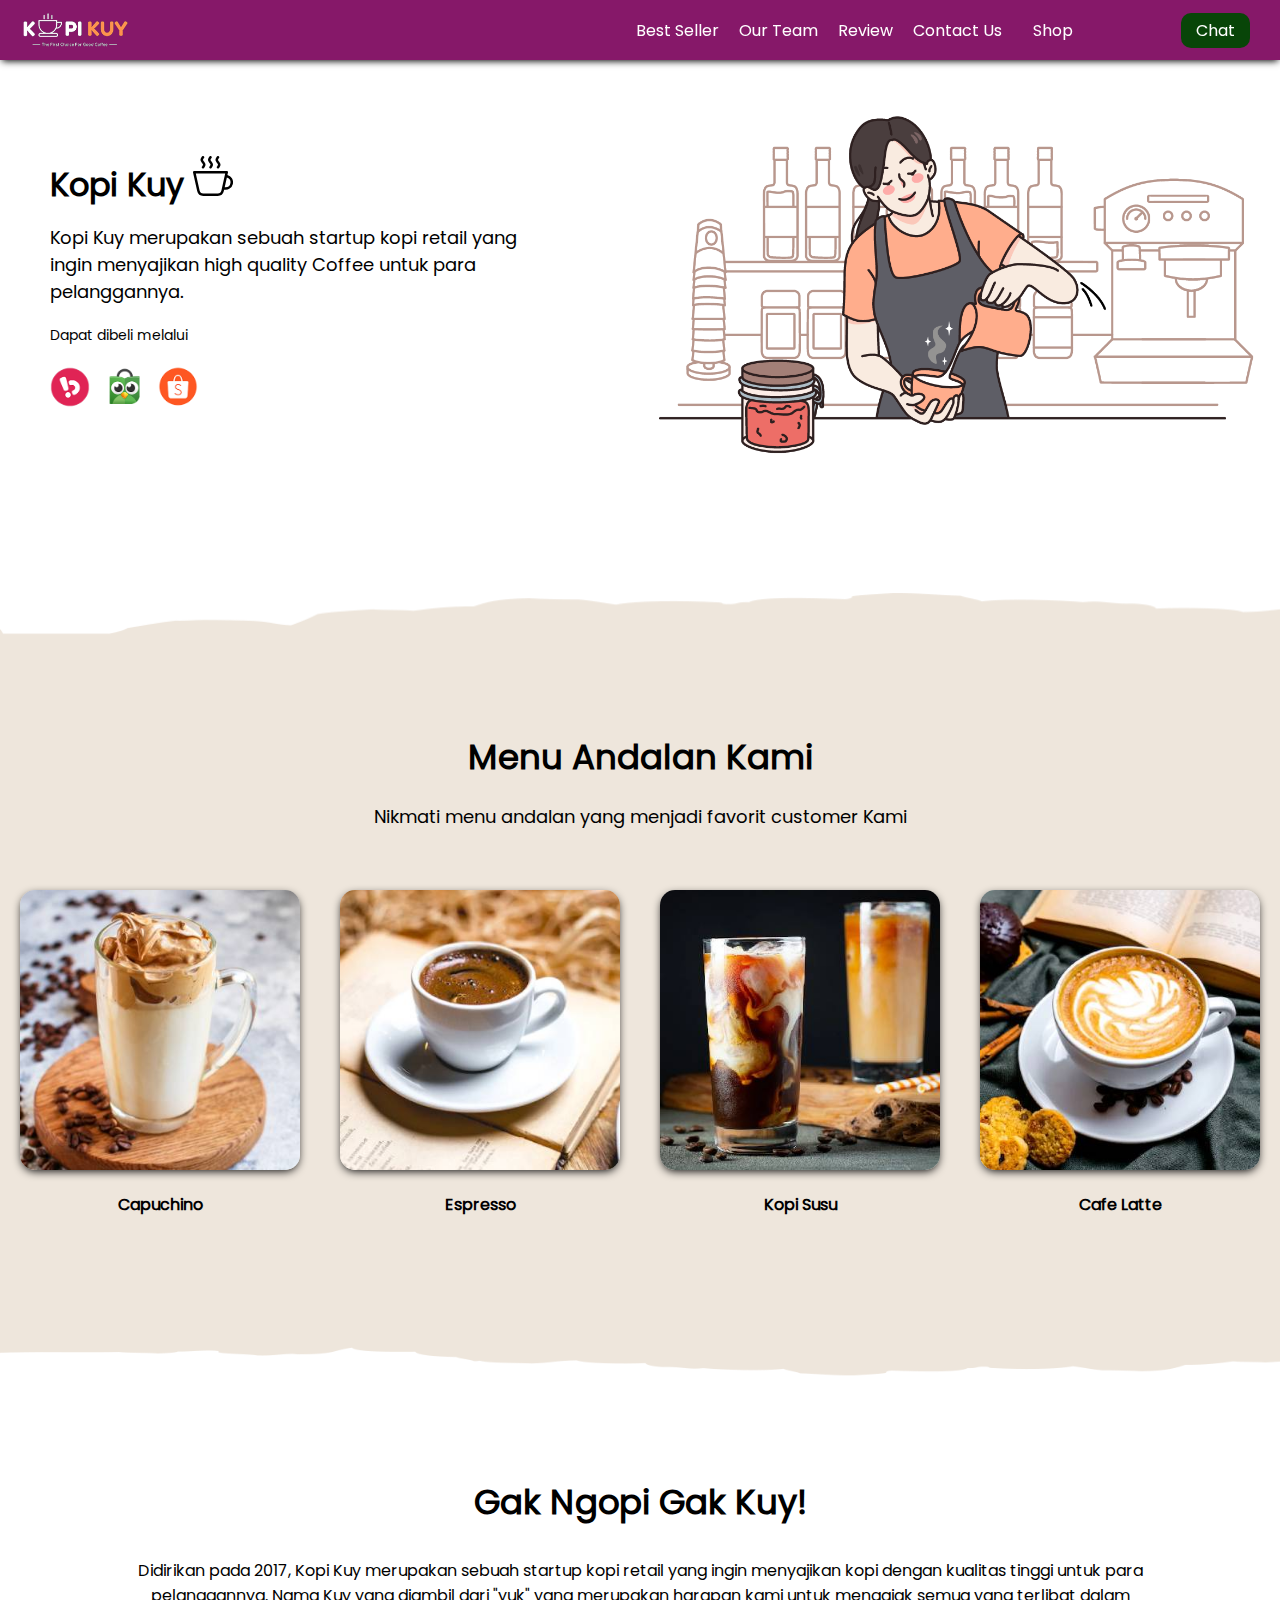
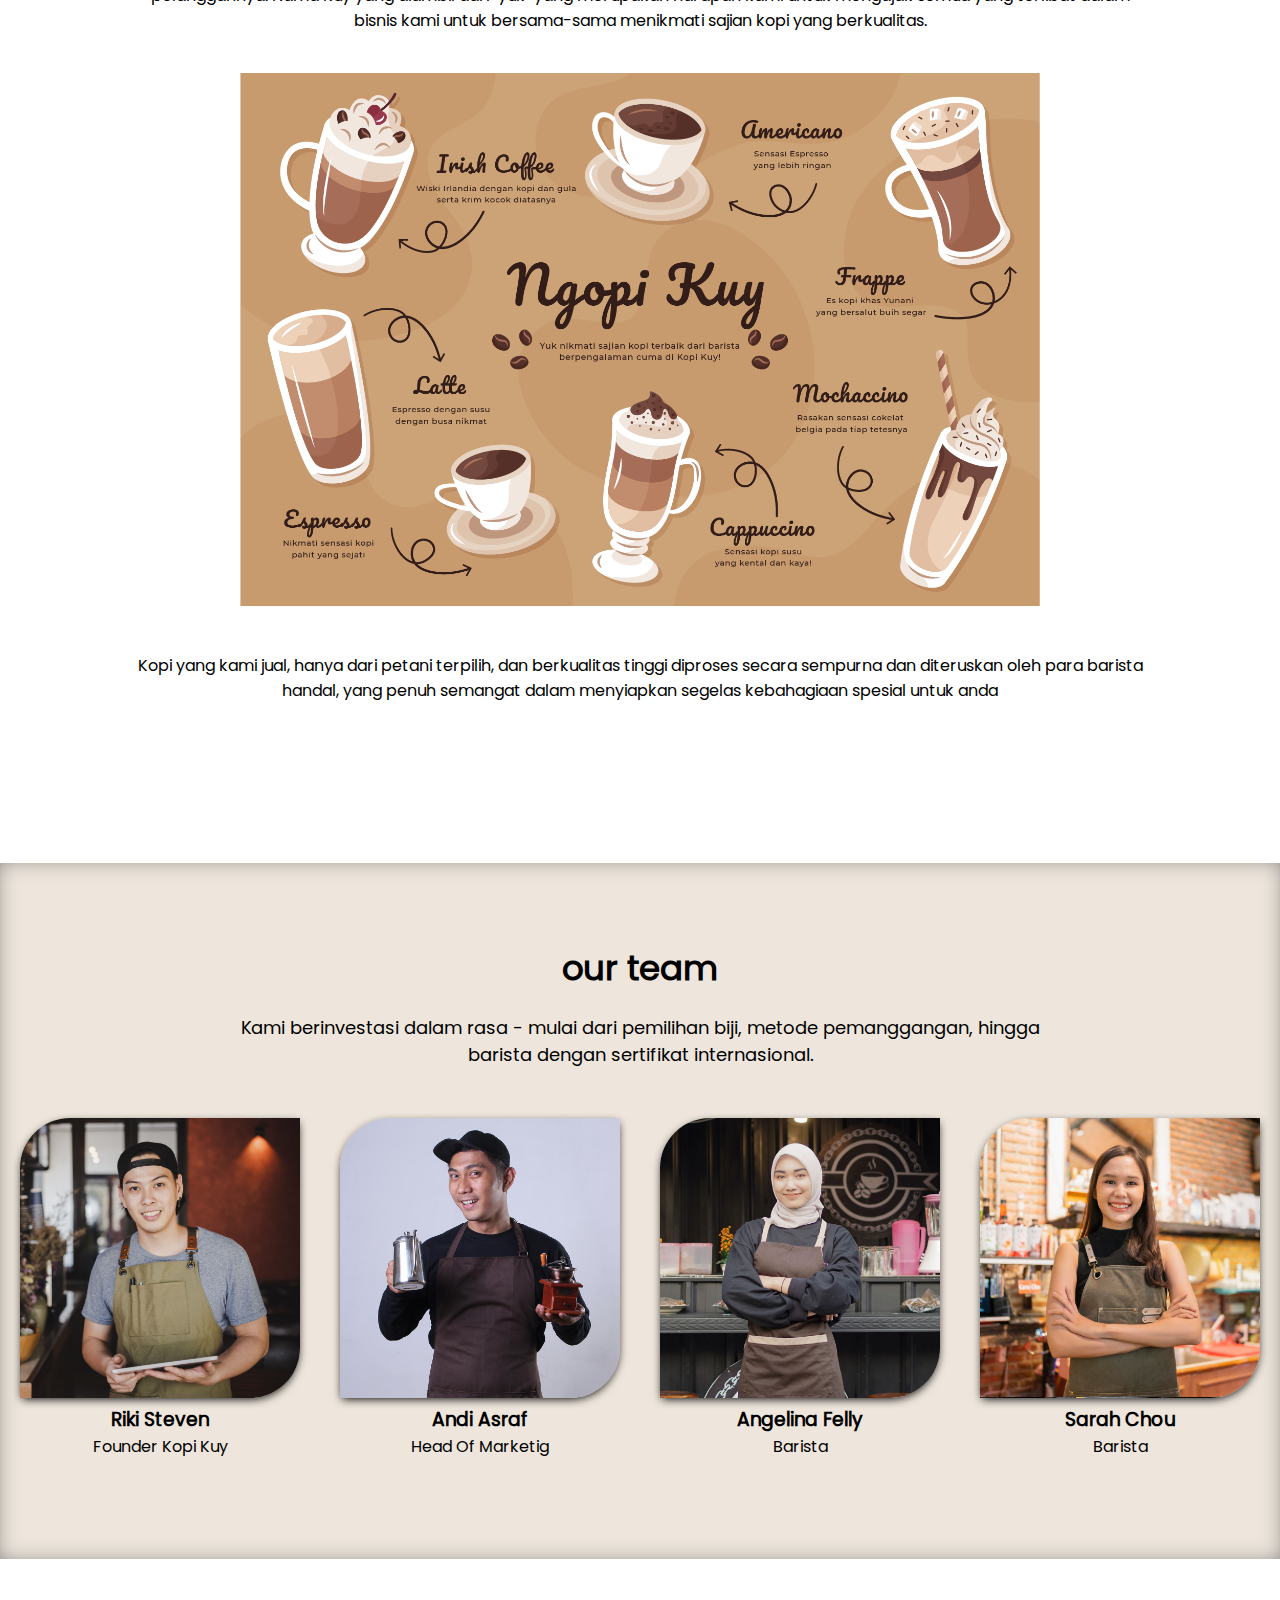
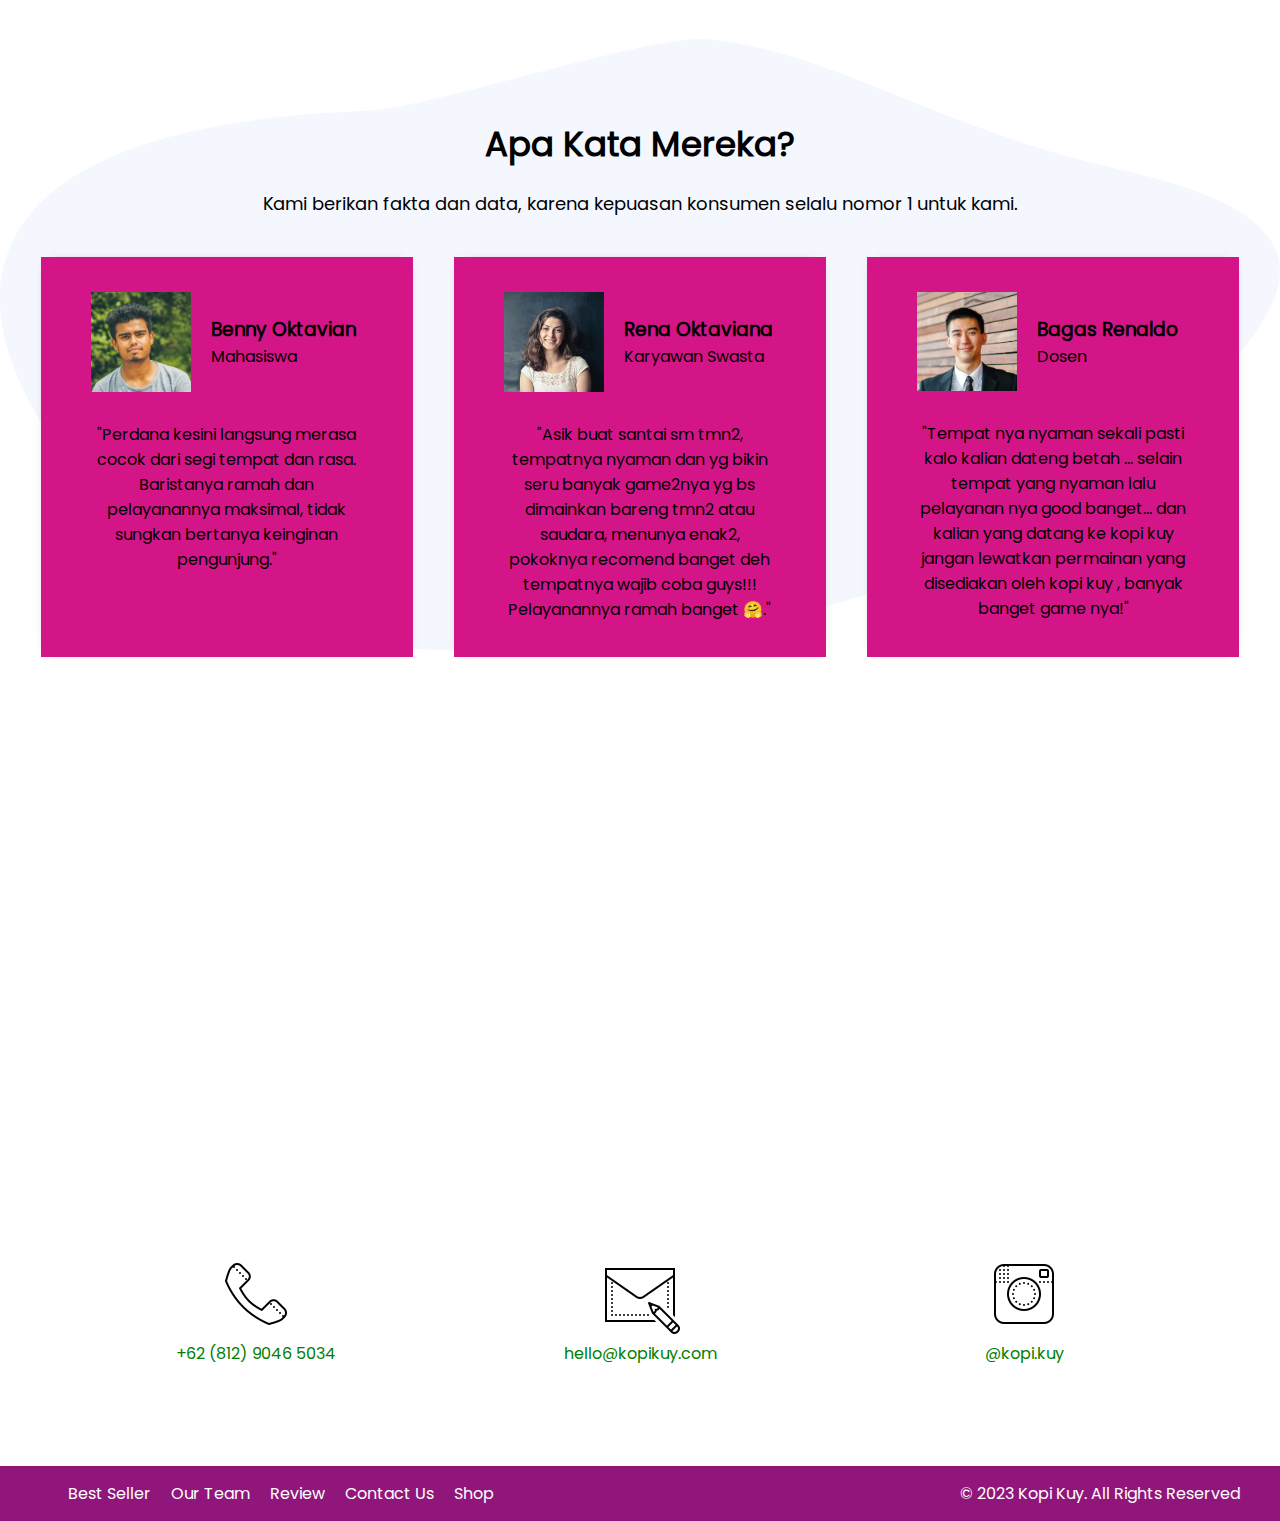
<file: index.html>
<!DOCTYPE html>
<html lang="id">

<head>
    <meta charset="UTF-8">
    <meta http-equiv="X-UA-Compatible" content="IE=edge">
    <meta name="viewport" content="width=device-width, initial-scale=1.0">
    <link rel="shortcut icon" href="images/favicon.ico" type="image/x-icon">
    <title>Website Kopi Kuy</title>
    <link rel="stylesheet" href="css/style.css">
</head>

<body>
    <nav>
        <div class="row">
            <img class="logo" src="images/logo/logo_kuy.png">
            <div class="navigasi">
                <a href="#best-seller">Best Seller</a>
                <a href="#our-team">Our Team</a>
                <a href="#review">Review</a>
                <a href="#contact-us">Contact Us</a>
            </div>
            <a class="shop" href="produk.html">Shop</a>
            <a class="chat" href="https://wa.me/nomor_hp_anda_pakai_62" target="_blank">Chat</a>
        </div>
    </nav>
    <!--Tulis Kode Di Bawah Sini-->
    <header>
        <div class="row">
            <div class="col-kiri">
                <h1 class="judul-header">Kopi Kuy <img src="images/icon/icon_kopi.svg"></h1>

                <p class="subjudul-header">Kopi Kuy merupakan sebuah startup kopi retail yang ingin menyajikan high
                    quality Coffee untuk para pelanggannya.</p>
                <p class="dapat-dibeli">Dapat dibeli melalui</p>

                <div class="olshop">
                    <img src="images/logo/logo_bukalapak.png" alt="">
                    <img src="images/logo/logo_tokopedia.png" alt="">
                    <img src="images/logo/logo_shopee.png" alt="">
                </div>
            </div>

            <img class="col-kanan" src="images/header/header1.png">
        </div>
    </header>

    <section id="best-seller" class="best-seller">
        <h2 class="judul-best-seller">Menu Andalan Kami</h2>
        <p class="subjudul-best-seller">Nikmati menu andalan yang menjadi favorit customer Kami</p>

        <div class="row">
            <div class="col-produk">
                <img src="images/produk/product_capuchino.jpg" alt="">
                <p class="nama-produk">Capuchino</p>
            </div>
            <div class="col-produk">
                <img src="images/produk/product_espresso.jpg" alt="">
                <p class="nama-produk">Espresso</p>
            </div>
            <div class="col-produk">
                <img src="images/produk/product_kopi_susu.jpg" alt="">
                <p class="nama-produk">Kopi Susu</p>
            </div>
            <div class="col-produk">
                <img src="images/produk/product_latte.jpg" alt="">
                <p class="nama-produk">Cafe Latte</p>
            </div>
        </div>
    </section>

    <section class="about-us" id="about-us">
        <h2 class="judul-about-us">Gak Ngopi Gak Kuy!</h2>
        <p class="tentang-about-us"> Didirikan pada 2017, Kopi Kuy merupakan sebuah startup kopi retail 
            yang ingin menyajikan kopi dengan kualitas tinggi untuk para pelanggannya. 
            Nama Kuy yang diambil dari "yuk" yang merupakan harapan kami untuk mengajak semua 
            yang terlibat dalam bisnis kami untuk bersama-sama menikmati sajian kopi yang berkualitas.
        </p>
        <img src="images/aset_kopi_jumbo.png" alt="">
        <p class="penjelasan-about-us"
    >Kopi yang kami jual, hanya dari petani terpilih, dan berkualitas tinggi diproses 
    secara sempurna dan diteruskan oleh para barista handal, yang penuh semangat 
    dalam menyiapkan segelas kebahagiaan spesial untuk anda
    </p>
</section>

<section class="our-team" id="our-team">
<h2 class="judul-team">our team</h2>
<p class="subjudul-team">Kami berinvestasi dalam rasa - mulai dari pemilihan biji, metode pemanggangan,
    hingga barista dengan sertifikat internasional.</p>

<div class="row">
    <div class="col-team">
     <img src=" images/team/team1.jpg">
     <h3>Riki Steven</h3>
     <p>Founder Kopi Kuy</p>
    </div>
    
     <div class="col-team">
     <img src=" images/team/team2.jpg">
     <h3>Andi Asraf</h3>
     <p>Head Of Marketig</p>
    </div>

    <div class="col-team">
    <img src=" images/team/team3.jpg">
    <h3>Angelina Felly</h3>
    <p>Barista</p>
    </div>

    <div class="col-team">

        <img src="images/team/team4.jpg">
        <h3>Sarah Chou</h3>
        <p>Barista</p>
        </div> 
    </div>
 </section>
    
 <section id="review" class="review">
    <h2 class="judul-review">Apa Kata Mereka?</h2>

    <p class="subjudul-review">Kami berikan fakta dan data, karena kepuasan konsumen selalu nomor 1 untuk kami.</p>

    <div class="row">
        <div class="col-review">
            <div class="profile">
                <img src="images/customer/customer1.jpg">
                <div class="nama-profile">
                    <h3>Benny Oktavian</h3>
                    <p>Mahasiswa</p>
                </div>
            </div>
            <p class="testimoni">"Perdana kesini langsung merasa cocok dari segi tempat dan rasa. Baristanya ramah
                dan pelayanannya maksimal, tidak sungkan bertanya keinginan pengunjung."</p>
        </div>
        <div class="col-review">
            <div class="profile">
                <img src="images/customer/customer2.jpg">
                <div class="nama-profile">
                    <h3>Rena Oktaviana</h3>
                    <p>Karyawan Swasta</p>
                </div>
            </div>
            <p class="testimoni">"Asik buat santai sm tmn2, tempatnya nyaman dan yg bikin seru banyak game2nya yg bs
                dimainkan bareng tmn2 atau saudara, menunya enak2, pokoknya recomend banget deh
                tempatnya wajib coba guys!!! Pelayanannya ramah banget 🤗."</p>
        </div>
        <div class="col-review">
            <div class="profile">
                <img src="images/customer/customer3.jpg">
                <div class="nama-profile">
                    <h3>Bagas Renaldo</h3>
                    <p>Dosen</p>
                </div>
            </div>
            <p class="testimoni">"Tempat nya nyaman sekali pasti kalo kalian dateng betah ... selain tempat yang
                nyaman lalu pelayanan nya good banget... dan kalian yang datang ke kopi kuy jangan
                lewatkan permainan yang disediakan oleh kopi kuy , banyak banget game nya!"</p>
        </div>
    </div>
</section>

<section class="contact-us" id="contact-us">
    <iframe
        src="https://www.google.com/maps/embed?pb=!1m14!1m8!1m3!1d7932.741866032694!2d106.668581!3d-6.214715!3m2!1i1024!2i768!4f13.1!3m3!1m2!1s0x2e69f9912c7f297b%3A0xe5a3a671dae861ab!2sKopi%20kuy!5e0!3m2!1sid!2sid!4v1680617229460!5m2!1sid!2sid"
        width="100%" height="300" style="border:0;" allowfullscreen="" loading="lazy"
        referrerpolicy="no-referrer-when-downgrade"></iframe>
    <div class="row">
        <div class="col-kontak">
            <img src="images/icon/icon_phone.png">
            <p>+62 (812) 9046 5034</p>
        </div>
        <div class="col-kontak">
            <img src="images/icon/icon_mail.png">
            <p>hello@kopikuy.com</p>
        </div>
        <div class="col-kontak">
            <img src="images/icon/icon_instagram.png">
            <a href="https://instagram.com" role="button">
                <p>@kopi.kuy</p>
            </a>
        </div>
    </div>
</section>

<footer>
    <div class="row">
        <div class="navigasi">
            <a href="#best-seller">Best Seller</a>
            <a href="#our-team">Our Team</a>
            <a href="#review">Review</a>
            <a href="#contact-us">Contact Us</a>
            <a href="produk.html">Shop</a>
        </div>
        <p class="copyright">© 2023 Kopi Kuy. All Rights Reserved</p>
    </div>
</footer>



</body>

</html>



    




    <!--Kode Selesai-->
</body>



</html>
</file>
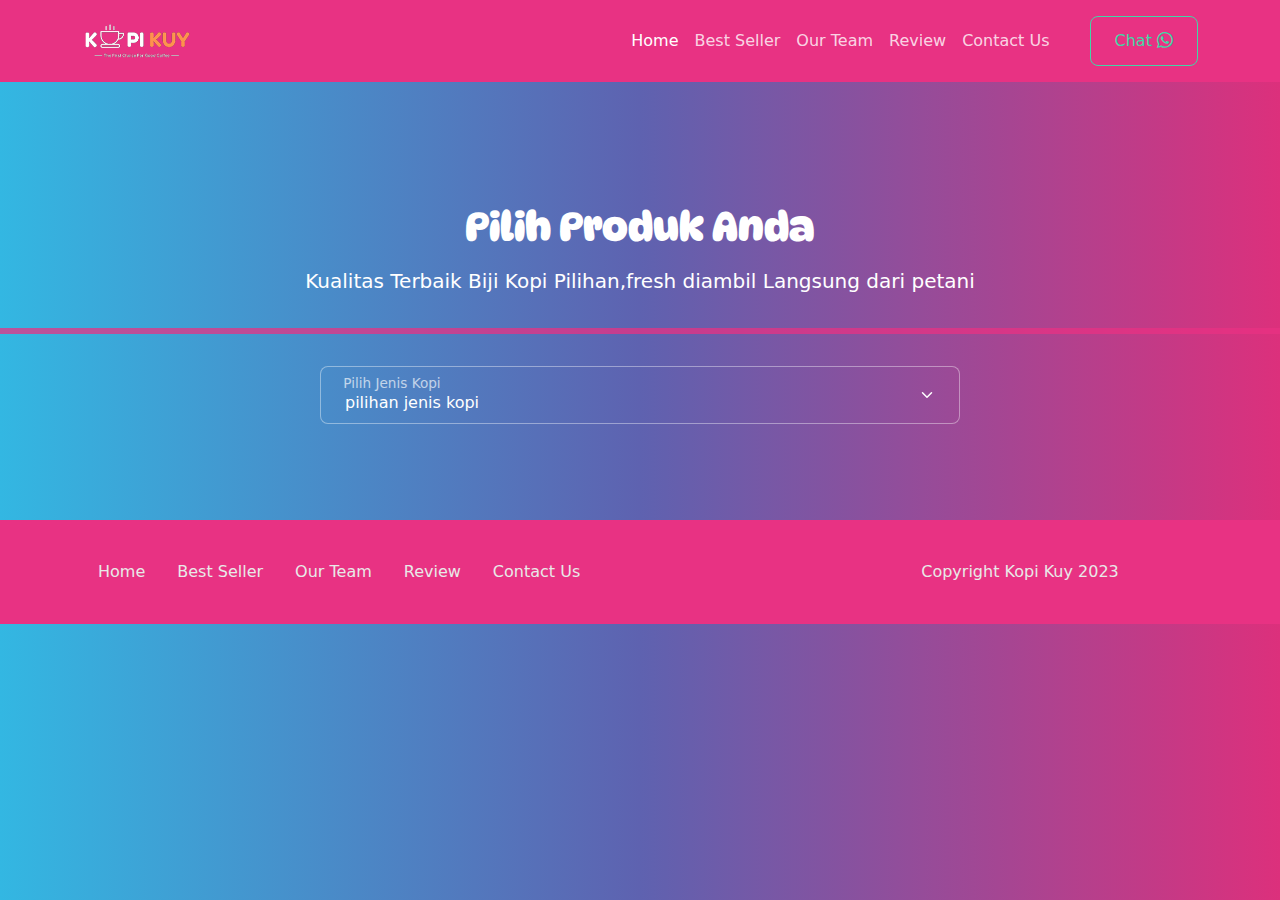
<file: produk copy contoh 2.html>
<!DOCTYPE html>
<html lang="id">

<head>
    <meta charset="UTF-8">
    <meta http-equiv="X-UA-Compatible" content="IE=edge">
    <meta name="viewport" content="width=device-width, initial-scale=1.0">
    <link rel="shortcut icon" href="images/favicon/favicon.ico" type="image/x-icon">
    <title>Produk</title>
    <link rel="shortcut icon" href="images/favicon.ico" type="image/x-icon">
   
    <link rel="stylesheet" href="vendor/bootwatch/quartz.css">
    <link rel="stylesheet" href="vendor/bootsrap-icon/bootstrap-icons.css">
    <script src="vendor/bootstrap/js/bootstrap.bundle.min.js"></script>
    <script src="js/jquery-3.6.3.min.js"></script>
    <link rel="preconnect" href="https://fonts.googleapis.com">
    <link rel="preconnect" href="https://fonts.gstatic.com" crossorigin>
    <link href="https://fonts.googleapis.com/css2?family=DynaPuff&display=swap" rel="stylesheet">
    <style>
        section {
            min-height: 90vh;
        }

        nav {
            background-color: rgb(6, 94, 67);
        }

        .bg-cokelat {
            background-color: rgb(138, 62, 12);
        }

        .border-cokelat {
            border-color: rgb(138, 62, 12) !important;
        }

        h1 {
            font-family: 'DynaPuff', cursive;
        }
        
        
        .card img {
            height: 400px;
            object-fit: cover;
        }
        .card h5.card-title {
            height:50px;
        }
        

    </style>
    
</head>

<body>
    <nav class="navbar bg-primary navbar-dark navbar-expand-lg bisadicopy">
        <div class="container">
            <a class="navbar-brand" href="https://www.rikikurnia.com">
                <img src="images/logo/logo_kuy.png" height="40" alt="image">
                </a>
                <button class="navbar-toggler" type="button" data-bs-toggle="collapse"
                    data-bs-target="#navbarSupportedContent" aria-controls="navbarSupportedContent" aria-expanded="false"
                    aria-label="Toggle navigation">
                    <span class="navbar-toggler-icon"></span>
                </button>
                <div class="collapse navbar-collapse" id="navbarSupportedContent">
                    <ul class="navbar-nav ms-auto me-3 mb-2 mb-lg-0">
                        <li class="nav-item">
                            <a class="nav-link active" aria-current="page" href="index.html">Home</a>
                        </li>
                        <li class="nav-item">
                            <a class="nav-link" href="index.html#best-seller">Best Seller</a>
                        </li>
                        <li class="nav-item">
                            <a class="nav-link" href="index.html#our-team">Our Team</a>
                        </li>
                        <li class="nav-item">
                            <a class="nav-link" href="index.html#review">Review</a>
                        </li>
                        <li class="nav-item">
                            <a class="nav-link" href="index.html#contact-us">Contact Us</a>
                        </li>
                    </ul>
                    <a class="btn btn-outline-success" href="https://wa.me/6281290465034" target="_blank">Chat <i
                            class="bi bi-whatsapp"></i></a>
    
                            
                </div>
            </div>
        </nav>
    




       



        <di v class="container">
            <h1 class="mt-5 text-center">Pilih Produk Anda</h1>
            <p class="text-center fs-5 text-secondary">Kualitas Terbaik Biji Kopi Pilihan,fresh diambil Langsung dari petani</p>
            <hr class="border border-primary border-3 opacity-75">
    
                <div class="form-floating w-50 mx-auto">
    
                    <select class="form-select" id="select_kopi" aria-label="Floating label select example">
                        <option selected disabled>pilihan jenis kopi</option>
                        <option value="arabica">Arabica</option>
                        <option value="robusta">Robusta</option>
                    </select>
    
                    <label for="select_kopi">Pilih Jenis Kopi</label>
    
                </div>
                
                
            <div class="row justify-content-center" id="baris_produk">
        </div>
         
       


    
       





        <footer class="riki-block footer-small bg-primary mt-5 py-3 text-light">
            <div class="container">
                <div class="row align-items-center">
                    <div class="col-12 col-md-8">
                        <ul class="nav justify-content-center justify-content-md-start">
                            <li class="nav-item">
                                <a class="nav-link link-light active" aria-current="page" href="index.html">Home</a>
                            </li>
                            <li class="nav-item">
                                <a class="nav-link link-light" href="index.html#best-seller">Best Seller</a>
                            </li>
                            <li class="nav-item">
                                <a class="nav-link link-light" href="index.html#our-team">Our Team</a>
                            </li>
                            <li class="nav-item">
                                <a class="nav-link link-light" href="index.html#review">Review</a>
                            </li>
                            <li class="nav-item">
                                <a class="nav-link link-light" href="index.html#contact-us">Contact Us</a>
                            </li>
                        </ul>
                    </div>
                    <div class="col-12 col-md-4 mt-4 mt-md-0 text-center text-md-right">
                        Copyright Kopi Kuy 2023
                    </div>
                </div>
            </div>
        </footer>
    

        
        <script src="js/jquery-3.6.3.min.js"></script>
    
        <script>
            
         
        var sumber = "data.json"

select_kopi.onchange = function () {
    var dipilih = this.value

    var template = ""

    $.get(sumber).then(function (data) {

        var data_kopi = data[dipilih]

        data_kopi.forEach(item => {
            template += `<div class="col-12 col-md-3 col-lg-3">
                    <div class="card mt-4 mx-auto text-center">
                        <img src="${item.foto}" class="card-img-top" alt="...">
                        <div class="card-body">
                            <h5 class="card-title">${item.nama}</h5>
                            <div class="row py-3">
                                <div class="col">
                                    ${item.size}
                                </div>
                                <div class="col text-primary fw-bold">
                                    ${item.harga}
                                </div>
                            </div>
                            <a href="${item.link}" class="btn btn-success w-100"><i class="bi bi-cart4"></i> Beli</a>
                        </div>
                    </div>
                </div>`
        });
        document.querySelector("#baris_produk").innerHTML = template
    })
}

</script>
</body>

</html>
</file>
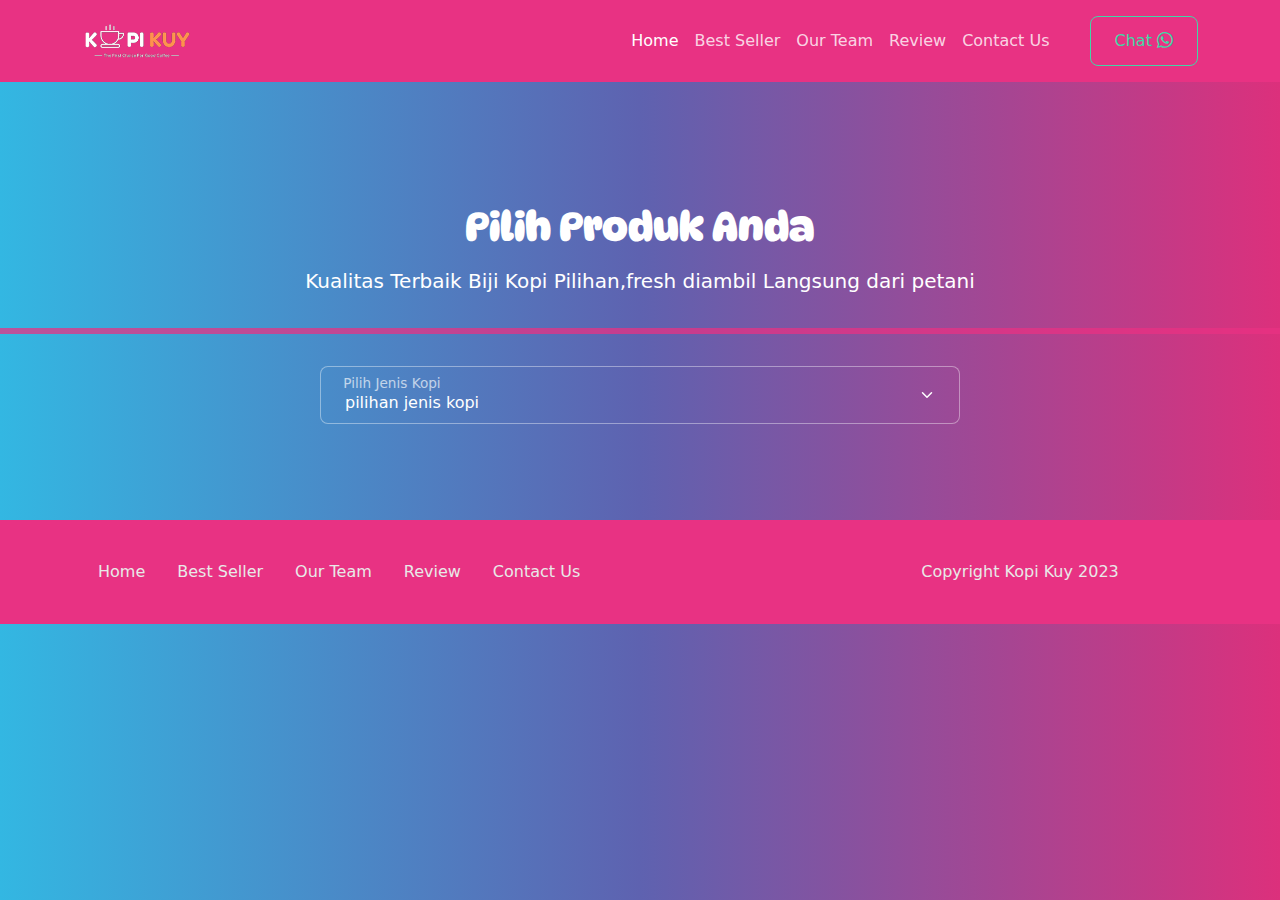
<file: produk.html>
<!DOCTYPE html>
<html lang="id">

<head>
    <meta charset="UTF-8">
    <meta http-equiv="X-UA-Compatible" content="IE=edge">
    <meta name="viewport" content="width=device-width, initial-scale=1.0">
    <link rel="shortcut icon" href="images/favicon/favicon.ico" type="image/x-icon">
    <title>Produk</title>
    <link rel="shortcut icon" href="images/favicon.ico" type="image/x-icon">
   
    <link rel="stylesheet" href="vendor/bootwatch/quartz.css">
    <link rel="stylesheet" href="vendor/bootsrap-icon/bootstrap-icons.css">
    <script src="vendor/bootstrap/js/bootstrap.bundle.min.js"></script>
    <script src="js/jquery-3.6.3.min.js"></script>
    <link rel="preconnect" href="https://fonts.googleapis.com">
    <link rel="preconnect" href="https://fonts.gstatic.com" crossorigin>
    <link href="https://fonts.googleapis.com/css2?family=DynaPuff&display=swap" rel="stylesheet">
    <style>
        section {
            min-height: 90vh;
        }

        nav {
            background-color: rgb(6, 94, 67);
        }

        .bg-cokelat {
            background-color: rgb(138, 62, 12);
        }

        .border-cokelat {
            border-color: rgb(138, 62, 12) !important;
        }

        h1 {
            font-family: 'DynaPuff', cursive;
        }
        
        
        .card img {
            height: 400px;
            object-fit: cover;
        }
        .card h5.card-title {
            height:50px;
        }
        

    </style>
    
</head>

<body>
    <nav class="navbar bg-primary navbar-dark navbar-expand-lg bisadicopy">
        <div class="container">
            <a class="navbar-brand" href="https://www.rikikurnia.com">
                <img src="images/logo/logo_kuy.png" height="40" alt="image">
                </a>
                <button class="navbar-toggler" type="button" data-bs-toggle="collapse"
                    data-bs-target="#navbarSupportedContent" aria-controls="navbarSupportedContent" aria-expanded="false"
                    aria-label="Toggle navigation">
                    <span class="navbar-toggler-icon"></span>
                </button>
                <div class="collapse navbar-collapse" id="navbarSupportedContent">
                    <ul class="navbar-nav ms-auto me-3 mb-2 mb-lg-0">
                        <li class="nav-item">
                            <a class="nav-link active" aria-current="page" href="index.html">Home</a>
                        </li>
                        <li class="nav-item">
                            <a class="nav-link" href="index.html#best-seller">Best Seller</a>
                        </li>
                        <li class="nav-item">
                            <a class="nav-link" href="index.html#our-team">Our Team</a>
                        </li>
                        <li class="nav-item">
                            <a class="nav-link" href="index.html#review">Review</a>
                        </li>
                        <li class="nav-item">
                            <a class="nav-link" href="index.html#contact-us">Contact Us</a>
                        </li>
                    </ul>
                    <a class="btn btn-outline-success" href="https://wa.me/6281290465034" target="_blank">Chat <i
                            class="bi bi-whatsapp"></i></a>
    
                            
                </div>
            </div>
        </nav>
    




       



        <di v class="container">
            <h1 class="mt-5 text-center">Pilih Produk Anda</h1>
            <p class="text-center fs-5 text-secondary">Kualitas Terbaik Biji Kopi Pilihan,fresh diambil Langsung dari petani</p>
            <hr class="border border-primary border-3 opacity-75">
    
                <div class="form-floating w-50 mx-auto">
    
                    <select class="form-select" id="select_kopi" aria-label="Floating label select example">
                        <option selected disabled>pilihan jenis kopi</option>
                        <option value="arabica">Arabica</option>
                        <option value="robusta">Robusta</option>
                    </select>
    
                    <label for="select_kopi">Pilih Jenis Kopi</label>
    
                </div>
                
                
            <div class="row justify-content-center" id="baris_produk">
        </div>
         
       


    
       





        <footer class="riki-block footer-small bg-primary mt-5 py-3 text-light">
            <div class="container">
                <div class="row align-items-center">
                    <div class="col-12 col-md-8">
                        <ul class="nav justify-content-center justify-content-md-start">
                            <li class="nav-item">
                                <a class="nav-link link-light active" aria-current="page" href="index.html">Home</a>
                            </li>
                            <li class="nav-item">
                                <a class="nav-link link-light" href="index.html#best-seller">Best Seller</a>
                            </li>
                            <li class="nav-item">
                                <a class="nav-link link-light" href="index.html#our-team">Our Team</a>
                            </li>
                            <li class="nav-item">
                                <a class="nav-link link-light" href="index.html#review">Review</a>
                            </li>
                            <li class="nav-item">
                                <a class="nav-link link-light" href="index.html#contact-us">Contact Us</a>
                            </li>
                        </ul>
                    </div>
                    <div class="col-12 col-md-4 mt-4 mt-md-0 text-center text-md-right">
                        Copyright Kopi Kuy 2023
                    </div>
                </div>
            </div>
        </footer>
    

        
        <script src="js/jquery-3.6.3.min.js"></script>
    
        <script>
            
         
        var sumber = "data.json"

select_kopi.onchange = function () {
    var dipilih = this.value

    var template = ""

    $.get(sumber).then(function (data) {

        var data_kopi = data[dipilih]

        data_kopi.forEach(item => {
            template += `<div class="col-12 col-md-3 col-lg-3">
                    <div class="card mt-4 mx-auto text-center">
                        <img src="${item.foto}" class="card-img-top" alt="...">
                        <div class="card-body">
                            <h5 class="card-title">${item.nama}</h5>
                            <div class="row py-3">
                                <div class="col">
                                    ${item.size}
                                </div>
                                <div class="col text-primary fw-bold">
                                    ${item.harga}
                                </div>
                            </div>
                            <a href="${item.link}" class="btn btn-success w-100"><i class="bi bi-cart4"></i> Beli</a>
                        </div>
                    </div>
                </div>`
        });
        document.querySelector("#baris_produk").innerHTML = template
    })
}

</script>
</body>

</html>
</file>
<file: css/style.css>
/* Pengaturan Global */

/* Mendaftarkan font ke dalam CSS, dan memberi nama family */
@font-face {
   font-family: 'Poppins';
   src: url(../fonts/poppins.woff2);
}

* {
   box-sizing: border-box;
   margin: 0;
   padding: 0;
}

html {
   /* agar scroll ketika klik pada navigasi menjadi halus */
   scroll-behavior: smooth;
}

body {
   /* mendaftarkan semua teks pada body menjadi family Poppins */
   font-family: 'Poppins';
}

a {
   /* menghilangkan garis bawah pada link */
   text-decoration: none;

   /* menghilangkan warna bawaan pada link */
   color: unset;
}

h2 {
   /* mengatur ukuran huruf ke 34 pixel */
   font-size: 34px;
}

img {
   /* 
      mengatur agar semua elemen img memiliki panjang maksimal 100% agar
      tidak besar gambar tidak melebihi layar ataupun pembungkus
   */
   max-width: 100%;
}

/* Navigasi */

nav {
   /* background-color mengatur warna latar belakang */
   background-color: rgb(255, 0, 221);

   /* penulisan 2 background-color seperti ini akan mengabaikan penulisan sebelumnya */
   background-color: #198754;

   /* box-shadow membuat efek bayangan */
   box-shadow: 0 3px 7px -2px #000;

   /* width mengatur panjang elemen */
   width: 100%;
   padding-top: 10px;
   padding-bottom: 10px;

   /* position mengatur posisi elemen, static untuk biasa, fixed untuk efek menempel */
   position: fixed;

   /* Nilai z-index semakin besar, maka elemen akan semakin di depan */
   z-index: 500;
}

/* 
   PERHATIKAN bahwa dalam mengatur elemen, nama elemen langsung ditulis
   sedangkan untuk mengatur class, dibutuhkan tanda titik (.) terlebih dulu
   img {} berarti elemen dengan tag img, 
   sedangkan .img artinya elemen dengan kelas img   
*/

.row {
   /* 
      display: flex memiliki pengaturan yang dapat mengatur agar elemen
      di dalamnya memiliki ukuran yang fleksibel
   */
   display: flex;

   /* 
      align-items: center mengatur elemen di dalamnya rata tengah vertikal
   */
   align-items: center;

   /* 
      justify-content: center mengatur elemen di dalamnya rata tengah horizontal
   */
   justify-content: center;

   /* 
      flex-wrap: wrap mengatur agar jika panjang elemen berlebih, maka elemen
      akan otomatis diletakan di baris baru
   */
   flex-wrap: wrap;
}

section {
   /* text-align mengatur rata tulisan, bisa bernilai: left, right, center, justify */
   text-align: center;
}

.logo {
   /* height mengatur tinggi elemen */
   height: 40px;
   margin-left: 20px;
}

.navigasi {
   margin-left: auto;
   margin-right: 15px;
}

.navigasi a,
.shop {
   color: #fff;
   padding-left: 8px;
   padding-right: 8px;
}

.shop {
   margin-right: 100px;
}

.chat {
   margin-right: 30px;
   background-color: rgb(8, 69, 8);
   color: #fff;
   padding-top: 5px;
   padding-right: 15px;
   padding-bottom: 5px;
   padding-left: 15px;
   border-radius: 10px;
}


/* HEADER */


header,
section {
   /*
    padding mengatur jarak ke dalam
    pada padding dan margin ditambahkan top / right / bottom / top 
    untuk mengatur jarak masing-masing 
   */
   padding-top: 80px;
   padding-bottom: 80px;

   /* margin mengatur jarak ke luar */
   margin-bottom: 80px;
}

/* penulisan CSS dapat digabung dengan beberapa elemen */
.col-kiri,
.col-kanan {
   /* width mengatur panjang elemen. 50% artinya setengah ukuran pembungkus */
   width: 50%;
}

.col-kiri {
   padding-left: 50px;
   padding-right: 120px;
}

.judul-header {
   margin-bottom: 15px;
}

.subjudul-header {
   /* font-size digunakan untuk mengatur ukuran huruf */
   font-size: 18px;
}

.dapat-dibeli {
   margin-top: 20px;
   margin-bottom: 20px;
   font-size: 14px;
}

.olshop img {
   width: 40px;

   /* height digunakan untuk mengatur tinggi elemen */
   height: auto;
   margin-right: 10px;
}

/* Best Seller */

.best-seller {
   position: relative;

   /* background-color mengatur warna latar belakang elemen */
   background-color: #EEE6DC;
}

/* 
terkait position, after, dan before memerlukan pemahaman mendalam
terkait layout pada CSS untuk dapat memahami secara penuh 
*/

.best-seller::before,
.best-seller::after {
   position: absolute;
   content: "";
   width: 100%;
   height: 76px;

   /* background-image untuk menambahkan gambar sebagai background */
   background-image: url(../images/garis-atas.png);

   /*background-size agar gambar latar menyesuaikan tinggi / panjang elemen */
   background-size: cover;

   top: -60px;
   left: 0;
}

.best-seller::after {
   height: 60px;
   background-image: url(../images/garis-bawah.png);
   top: unset;
   bottom: -60px;
}

.judul-best-seller {
   margin-bottom: 20px;
}

.subjudul-best-seller {
   font-size: 18px;
   margin-bottom: 40px;
}

.col-produk {
   /* 
      Penulisan padding dan margin seperti padding:20px ini penulisan singkat 
      yang berarti top, right, bottom, left nilainya sama, yaitu 20px 
   */
   padding: 20px;
   width: 25%;
}

.col-produk img {
   /* transition membuat animasi transisi dari perubahan style, 0.3s berarti 0.3 detik */
   transition: all 0.3s ease;

   /* border-radius  Membuat sudut membulat */
   border-radius: 15px;

   /* box-shadow membuat efek bayangan */
   box-shadow: 0 3px 10px -2px #000;
}

/* :hover akan dijalankan saat mouse ada di atas elemen */
.col-produk img:hover {

   /* membuat transformasi, bisa berupa scale(1.05), rotate(180deg), translateY(-50px), dsb */
   transform: scale(0.9);
   border-radius: 50%;
}

.nama-produk {
   margin-top: 15px;
   font-weight: bold;
}

/* About US */

.about-us {
   /* max-width: 80%; mengatur panjang maksimal elemen tidak boleh melebihi 80% layar */
   max-width: 80%;

   /* margin-left dan margin-right auto akan membuat posisi elemen berada di tengah */
   margin-left: auto;
   margin-right: auto;
}

.judul-about-us {
   margin-bottom: 30px;
}

/* 
   penulisan .about-us img {} berarti mengatur elemen img 
   yang ada di dalam elemen dengan kelas about-us 
   harap perhatikan .about-us dan image dipisahkan spasi
   penulisan class diawali titik (.) penulisan elemen tidak
*/
.about-us img {
   /* 
      Penulisan width: 800px dan max-width: 100% mengatur agar
      elemen memiliki panjang 800px namun tidak boleh melebihi 100% ukuran layar
   */
   width: 800px;
   max-width: 100%;
}

.tentang-about-us {
   margin-bottom: 40px;
}

.penjelasan-about-us {
   margin-top: 40px;
}

/* OUR TEAM */

.our-team {
   background-color: #EEE6DC;
   box-shadow: inset 0px 0px 23px -6px #707070;
}

.judul-team {
   margin-bottom: 20px;
}

.subjudul-team {
   margin-bottom: 30px;
   font-size: 18px;
   width: 800px;
   max-width: 90%;
   margin-left: auto;
   margin-right: auto;
}

.col-team {
   width: 25%;
   padding: 20px;
}

.col-team img {
   box-shadow: 0 3px 10px -2px #000;
   border-radius: 50px 0px 50px 0px;
}

/* REVIEW */

.review {
   background-image: url(../images/bg-review.svg);
   /* 
      background-size: contain;
      membuat gambar latar belakang tidak terpotong
   */
   background-size: contain;

   /* 
      background-repeat: no-repeat;
      membuat gambar latar belakang tidak diulang (duplikat)
   */
   background-repeat: no-repeat;
   padding-left: 20px;
   padding-right: 20px;
}

.judul-review {
   margin-bottom: 20px;
}

.subjudul-review {
   margin-bottom: 40px;
   font-size: 18px;
}

.review .row {
   justify-content: space-around;
   /* align-items: stretch; membuat tinggi elemen di dalam .review .row seragam */
   align-items: stretch;
}

.col-review {
   width: 30%;
   padding: 35px 50px;
   box-shadow: 0px 0px 12px -10px #000;
   background-color: #d41588;
}

.profile {
   display: flex;
   margin-bottom: 30px;
   align-items: center;
}

/* mengatur elemen img yang ada di dalam class(.) profile */
.profile img {
   width: 100px;
   margin-right: 20px;
}

.profile .nama-profile {
   text-align: left;
}

/* CONTACT US */
.contact-us {
   margin-bottom: 20px;
}

.col-kontak {
   width: 30%;
   margin-top: 50px;
   /* color mengatur warna tulisan */
   color: green;
}

/* FOOTER */

footer {
   background-color: #91167b;
   padding-top: 15px;
   padding-bottom: 15px;
   color: #fff;
   padding-right: 40px;
   padding-left: 40px;
}

footer .navigasi {
   margin-left: 20px;
   margin-right: auto;
}
#style.css
 media screen 
 {max: width 700px;
   
}







@media (max-width:800px) {

   h1 {
      color: rgb(152, 113, 62);
   }

   .navigasi {
      display: none;
   }

   .logo {
      margin-right: auto;
   }

   .shop {
      margin-right: 20px;
   }

   .col-kiri {
      padding-left: 20px;
      padding-right: 20px;
      text-align: center;
      padding-top: 40px;
   }

   .col-kiri,
   .col-kanan {
      width: 100%;
   }

   .col-produk,
   .col-team {
      width: 40%;
   }

   .col-review {
      width: 100%;
      margin-bottom: 40px;
   }

   .col-kontak {
      width: 50%;
   }

}
nav {
   background-color: #861869;
}

.col-team img {
   aspect-ratio: 1/1;
   object-fit: cover;
}
</file>
<file: vendor/bootwatch/quartz.css>
@charset "UTF-8";/*!
 * Bootswatch v5.2.3 (https://bootswatch.com)
 * Theme: quartz
 * Copyright 2012-2022 Thomas Park
 * Licensed under MIT
 * Based on Bootstrap
*//*!
 * Bootstrap  v5.2.3 (https://getbootstrap.com/)
 * Copyright 2011-2022 The Bootstrap Authors
 * Copyright 2011-2022 Twitter, Inc.
 * Licensed under MIT (https://github.com/twbs/bootstrap/blob/main/LICENSE)
 */:root{--bs-blue:#3a8fd9;--bs-indigo:#6610f2;--bs-purple:#686dc3;--bs-pink:#e83283;--bs-red:#fc346f;--bs-orange:#fd7e14;--bs-yellow:#ffc107;--bs-green:#41d7a7;--bs-teal:#528fb3;--bs-cyan:#39cbfb;--bs-black:#000;--bs-white:#fff;--bs-gray:#6c757d;--bs-gray-dark:#343a40;--bs-gray-100:#f8f9fa;--bs-gray-200:#e9e9e8;--bs-gray-300:#dee2e6;--bs-gray-400:#ced4da;--bs-gray-500:#adb5bd;--bs-gray-600:#6c757d;--bs-gray-700:#495057;--bs-gray-800:#343a40;--bs-gray-900:#212529;--bs-primary:#e83283;--bs-secondary:rgba(255, 255, 255, 0.4);--bs-success:#41d7a7;--bs-info:#39cbfb;--bs-warning:#ffc107;--bs-danger:#fd7e14;--bs-light:#e9e9e8;--bs-dark:#212529;--bs-primary-rgb:232,50,131;--bs-secondary-rgb:255,255,255;--bs-success-rgb:65,215,167;--bs-info-rgb:57,203,251;--bs-warning-rgb:255,193,7;--bs-danger-rgb:253,126,20;--bs-light-rgb:233,233,232;--bs-dark-rgb:33,37,41;--bs-white-rgb:255,255,255;--bs-black-rgb:0,0,0;--bs-body-color-rgb:255,255,255;--bs-body-bg-rgb:104,109,195;--bs-font-sans-serif:system-ui,-apple-system,"Segoe UI",Roboto,"Helvetica Neue","Noto Sans","Liberation Sans",Arial,sans-serif,"Apple Color Emoji","Segoe UI Emoji","Segoe UI Symbol","Noto Color Emoji";--bs-font-monospace:SFMono-Regular,Menlo,Monaco,Consolas,"Liberation Mono","Courier New",monospace;--bs-gradient:linear-gradient(180deg, rgba(255, 255, 255, 0.15), rgba(255, 255, 255, 0));--bs-body-font-family:var(--bs-font-sans-serif);--bs-body-font-size:1rem;--bs-body-font-weight:400;--bs-body-line-height:1.5;--bs-body-color:#fff;--bs-body-bg:#686dc3;--bs-border-width:1px;--bs-border-style:solid;--bs-border-color:rgba(255, 255, 255, 0.2);--bs-border-color-translucent:rgba(0, 0, 0, 0.175);--bs-border-radius:0.5rem;--bs-border-radius-sm:0.6rem;--bs-border-radius-lg:0.7rem;--bs-border-radius-xl:1rem;--bs-border-radius-2xl:2rem;--bs-border-radius-pill:50rem;--bs-link-color:#fff;--bs-link-hover-color:#cccccc;--bs-code-color:#e83283;--bs-highlight-bg:#fff3cd}*,::after,::before{box-sizing:border-box}@media (prefers-reduced-motion:no-preference){:root{scroll-behavior:smooth}}body{margin:0;font-family:var(--bs-body-font-family);font-size:var(--bs-body-font-size);font-weight:var(--bs-body-font-weight);line-height:var(--bs-body-line-height);color:var(--bs-body-color);text-align:var(--bs-body-text-align);background-color:var(--bs-body-bg);-webkit-text-size-adjust:100%;-webkit-tap-highlight-color:transparent}hr{margin:2rem 0;color:inherit;border:0;border-top:1px solid;opacity:.25}.h1,.h2,.h3,.h4,.h5,.h6,h1,h2,h3,h4,h5,h6{margin-top:0;margin-bottom:1rem;font-weight:700;line-height:1.2}.h1,h1{font-size:calc(1.375rem + 1.5vw)}@media (min-width:1200px){.h1,h1{font-size:2.5rem}}.h2,h2{font-size:calc(1.325rem + .9vw)}@media (min-width:1200px){.h2,h2{font-size:2rem}}.h3,h3{font-size:calc(1.3rem + .6vw)}@media (min-width:1200px){.h3,h3{font-size:1.75rem}}.h4,h4{font-size:calc(1.275rem + .3vw)}@media (min-width:1200px){.h4,h4{font-size:1.5rem}}.h5,h5{font-size:1.25rem}.h6,h6{font-size:1rem}p{margin-top:0;margin-bottom:1rem}abbr[title]{-webkit-text-decoration:underline dotted;text-decoration:underline dotted;cursor:help;-webkit-text-decoration-skip-ink:none;text-decoration-skip-ink:none}address{margin-bottom:1rem;font-style:normal;line-height:inherit}ol,ul{padding-left:2rem}dl,ol,ul{margin-top:0;margin-bottom:1rem}ol ol,ol ul,ul ol,ul ul{margin-bottom:0}dt{font-weight:700}dd{margin-bottom:.5rem;margin-left:0}blockquote{margin:0 0 1rem}b,strong{font-weight:bolder}.small,small{font-size:.875em}.mark,mark{padding:.1875em;background-color:var(--bs-highlight-bg)}sub,sup{position:relative;font-size:.75em;line-height:0;vertical-align:baseline}sub{bottom:-.25em}sup{top:-.5em}a{color:var(--bs-link-color);text-decoration:underline}a:hover{color:var(--bs-link-hover-color)}a:not([href]):not([class]),a:not([href]):not([class]):hover{color:inherit;text-decoration:none}code,kbd,pre,samp{font-family:var(--bs-font-monospace);font-size:1em}pre{display:block;margin-top:0;margin-bottom:1rem;overflow:auto;font-size:.875em}pre code{font-size:inherit;color:inherit;word-break:normal}code{font-size:.875em;color:var(--bs-code-color);word-wrap:break-word}a>code{color:inherit}kbd{padding:.1875rem .375rem;font-size:.875em;color:var(--bs-body-bg);background-color:var(--bs-body-color);border-radius:.6rem}kbd kbd{padding:0;font-size:1em}figure{margin:0 0 1rem}img,svg{vertical-align:middle}table{caption-side:bottom;border-collapse:collapse}caption{padding-top:.5rem;padding-bottom:.5rem;color:rgba(255,255,255,.7);text-align:left}th{text-align:inherit;text-align:-webkit-match-parent}tbody,td,tfoot,th,thead,tr{border-color:inherit;border-style:solid;border-width:0}label{display:inline-block}button{border-radius:0}button:focus:not(:focus-visible){outline:0}button,input,optgroup,select,textarea{margin:0;font-family:inherit;font-size:inherit;line-height:inherit}button,select{text-transform:none}[role=button]{cursor:pointer}select{word-wrap:normal}select:disabled{opacity:1}[list]:not([type=date]):not([type=datetime-local]):not([type=month]):not([type=week]):not([type=time])::-webkit-calendar-picker-indicator{display:none!important}[type=button],[type=reset],[type=submit],button{-webkit-appearance:button}[type=button]:not(:disabled),[type=reset]:not(:disabled),[type=submit]:not(:disabled),button:not(:disabled){cursor:pointer}::-moz-focus-inner{padding:0;border-style:none}textarea{resize:vertical}fieldset{min-width:0;padding:0;margin:0;border:0}legend{float:left;width:100%;padding:0;margin-bottom:.5rem;font-size:calc(1.275rem + .3vw);line-height:inherit}@media (min-width:1200px){legend{font-size:1.5rem}}legend+*{clear:left}::-webkit-datetime-edit-day-field,::-webkit-datetime-edit-fields-wrapper,::-webkit-datetime-edit-hour-field,::-webkit-datetime-edit-minute,::-webkit-datetime-edit-month-field,::-webkit-datetime-edit-text,::-webkit-datetime-edit-year-field{padding:0}::-webkit-inner-spin-button{height:auto}[type=search]{outline-offset:-2px;-webkit-appearance:textfield}::-webkit-search-decoration{-webkit-appearance:none}::-webkit-color-swatch-wrapper{padding:0}::-webkit-file-upload-button{font:inherit;-webkit-appearance:button}::file-selector-button{font:inherit;-webkit-appearance:button}output{display:inline-block}iframe{border:0}summary{display:list-item;cursor:pointer}progress{vertical-align:baseline}[hidden]{display:none!important}.lead{font-size:1.25rem;font-weight:300}.display-1{font-size:calc(1.625rem + 4.5vw);font-weight:300;line-height:1.2}@media (min-width:1200px){.display-1{font-size:5rem}}.display-2{font-size:calc(1.575rem + 3.9vw);font-weight:300;line-height:1.2}@media (min-width:1200px){.display-2{font-size:4.5rem}}.display-3{font-size:calc(1.525rem + 3.3vw);font-weight:300;line-height:1.2}@media (min-width:1200px){.display-3{font-size:4rem}}.display-4{font-size:calc(1.475rem + 2.7vw);font-weight:300;line-height:1.2}@media (min-width:1200px){.display-4{font-size:3.5rem}}.display-5{font-size:calc(1.425rem + 2.1vw);font-weight:300;line-height:1.2}@media (min-width:1200px){.display-5{font-size:3rem}}.display-6{font-size:calc(1.375rem + 1.5vw);font-weight:300;line-height:1.2}@media (min-width:1200px){.display-6{font-size:2.5rem}}.list-unstyled{padding-left:0;list-style:none}.list-inline{padding-left:0;list-style:none}.list-inline-item{display:inline-block}.list-inline-item:not(:last-child){margin-right:.5rem}.initialism{font-size:.875em;text-transform:uppercase}.blockquote{margin-bottom:2rem;font-size:1.25rem}.blockquote>:last-child{margin-bottom:0}.blockquote-footer{margin-top:-2rem;margin-bottom:2rem;font-size:.875em;color:rgba(255,255,255,.7)}.blockquote-footer::before{content:"— "}.img-fluid{max-width:100%;height:auto}.img-thumbnail{padding:.25rem;background-color:#686dc3;border:1px solid var(--bs-border-color);border-radius:.5rem;max-width:100%;height:auto}.figure{display:inline-block}.figure-img{margin-bottom:1rem;line-height:1}.figure-caption{font-size:.875em;color:#6c757d}.container,.container-fluid,.container-lg,.container-md,.container-sm,.container-xl,.container-xxl{--bs-gutter-x:1.5rem;--bs-gutter-y:0;width:100%;padding-right:calc(var(--bs-gutter-x) * .5);padding-left:calc(var(--bs-gutter-x) * .5);margin-right:auto;margin-left:auto}@media (min-width:576px){.container,.container-sm{max-width:540px}}@media (min-width:768px){.container,.container-md,.container-sm{max-width:720px}}@media (min-width:992px){.container,.container-lg,.container-md,.container-sm{max-width:960px}}@media (min-width:1200px){.container,.container-lg,.container-md,.container-sm,.container-xl{max-width:1140px}}@media (min-width:1400px){.container,.container-lg,.container-md,.container-sm,.container-xl,.container-xxl{max-width:1320px}}.row{--bs-gutter-x:1.5rem;--bs-gutter-y:0;display:flex;flex-wrap:wrap;margin-top:calc(-1 * var(--bs-gutter-y));margin-right:calc(-.5 * var(--bs-gutter-x));margin-left:calc(-.5 * var(--bs-gutter-x))}.row>*{flex-shrink:0;width:100%;max-width:100%;padding-right:calc(var(--bs-gutter-x) * .5);padding-left:calc(var(--bs-gutter-x) * .5);margin-top:var(--bs-gutter-y)}.col{flex:1 0 0%}.row-cols-auto>*{flex:0 0 auto;width:auto}.row-cols-1>*{flex:0 0 auto;width:100%}.row-cols-2>*{flex:0 0 auto;width:50%}.row-cols-3>*{flex:0 0 auto;width:33.3333333333%}.row-cols-4>*{flex:0 0 auto;width:25%}.row-cols-5>*{flex:0 0 auto;width:20%}.row-cols-6>*{flex:0 0 auto;width:16.6666666667%}.col-auto{flex:0 0 auto;width:auto}.col-1{flex:0 0 auto;width:8.33333333%}.col-2{flex:0 0 auto;width:16.66666667%}.col-3{flex:0 0 auto;width:25%}.col-4{flex:0 0 auto;width:33.33333333%}.col-5{flex:0 0 auto;width:41.66666667%}.col-6{flex:0 0 auto;width:50%}.col-7{flex:0 0 auto;width:58.33333333%}.col-8{flex:0 0 auto;width:66.66666667%}.col-9{flex:0 0 auto;width:75%}.col-10{flex:0 0 auto;width:83.33333333%}.col-11{flex:0 0 auto;width:91.66666667%}.col-12{flex:0 0 auto;width:100%}.offset-1{margin-left:8.33333333%}.offset-2{margin-left:16.66666667%}.offset-3{margin-left:25%}.offset-4{margin-left:33.33333333%}.offset-5{margin-left:41.66666667%}.offset-6{margin-left:50%}.offset-7{margin-left:58.33333333%}.offset-8{margin-left:66.66666667%}.offset-9{margin-left:75%}.offset-10{margin-left:83.33333333%}.offset-11{margin-left:91.66666667%}.g-0,.gx-0{--bs-gutter-x:0}.g-0,.gy-0{--bs-gutter-y:0}.g-1,.gx-1{--bs-gutter-x:0.5rem}.g-1,.gy-1{--bs-gutter-y:0.5rem}.g-2,.gx-2{--bs-gutter-x:1rem}.g-2,.gy-2{--bs-gutter-y:1rem}.g-3,.gx-3{--bs-gutter-x:2rem}.g-3,.gy-3{--bs-gutter-y:2rem}.g-4,.gx-4{--bs-gutter-x:3rem}.g-4,.gy-4{--bs-gutter-y:3rem}.g-5,.gx-5{--bs-gutter-x:6rem}.g-5,.gy-5{--bs-gutter-y:6rem}@media (min-width:576px){.col-sm{flex:1 0 0%}.row-cols-sm-auto>*{flex:0 0 auto;width:auto}.row-cols-sm-1>*{flex:0 0 auto;width:100%}.row-cols-sm-2>*{flex:0 0 auto;width:50%}.row-cols-sm-3>*{flex:0 0 auto;width:33.3333333333%}.row-cols-sm-4>*{flex:0 0 auto;width:25%}.row-cols-sm-5>*{flex:0 0 auto;width:20%}.row-cols-sm-6>*{flex:0 0 auto;width:16.6666666667%}.col-sm-auto{flex:0 0 auto;width:auto}.col-sm-1{flex:0 0 auto;width:8.33333333%}.col-sm-2{flex:0 0 auto;width:16.66666667%}.col-sm-3{flex:0 0 auto;width:25%}.col-sm-4{flex:0 0 auto;width:33.33333333%}.col-sm-5{flex:0 0 auto;width:41.66666667%}.col-sm-6{flex:0 0 auto;width:50%}.col-sm-7{flex:0 0 auto;width:58.33333333%}.col-sm-8{flex:0 0 auto;width:66.66666667%}.col-sm-9{flex:0 0 auto;width:75%}.col-sm-10{flex:0 0 auto;width:83.33333333%}.col-sm-11{flex:0 0 auto;width:91.66666667%}.col-sm-12{flex:0 0 auto;width:100%}.offset-sm-0{margin-left:0}.offset-sm-1{margin-left:8.33333333%}.offset-sm-2{margin-left:16.66666667%}.offset-sm-3{margin-left:25%}.offset-sm-4{margin-left:33.33333333%}.offset-sm-5{margin-left:41.66666667%}.offset-sm-6{margin-left:50%}.offset-sm-7{margin-left:58.33333333%}.offset-sm-8{margin-left:66.66666667%}.offset-sm-9{margin-left:75%}.offset-sm-10{margin-left:83.33333333%}.offset-sm-11{margin-left:91.66666667%}.g-sm-0,.gx-sm-0{--bs-gutter-x:0}.g-sm-0,.gy-sm-0{--bs-gutter-y:0}.g-sm-1,.gx-sm-1{--bs-gutter-x:0.5rem}.g-sm-1,.gy-sm-1{--bs-gutter-y:0.5rem}.g-sm-2,.gx-sm-2{--bs-gutter-x:1rem}.g-sm-2,.gy-sm-2{--bs-gutter-y:1rem}.g-sm-3,.gx-sm-3{--bs-gutter-x:2rem}.g-sm-3,.gy-sm-3{--bs-gutter-y:2rem}.g-sm-4,.gx-sm-4{--bs-gutter-x:3rem}.g-sm-4,.gy-sm-4{--bs-gutter-y:3rem}.g-sm-5,.gx-sm-5{--bs-gutter-x:6rem}.g-sm-5,.gy-sm-5{--bs-gutter-y:6rem}}@media (min-width:768px){.col-md{flex:1 0 0%}.row-cols-md-auto>*{flex:0 0 auto;width:auto}.row-cols-md-1>*{flex:0 0 auto;width:100%}.row-cols-md-2>*{flex:0 0 auto;width:50%}.row-cols-md-3>*{flex:0 0 auto;width:33.3333333333%}.row-cols-md-4>*{flex:0 0 auto;width:25%}.row-cols-md-5>*{flex:0 0 auto;width:20%}.row-cols-md-6>*{flex:0 0 auto;width:16.6666666667%}.col-md-auto{flex:0 0 auto;width:auto}.col-md-1{flex:0 0 auto;width:8.33333333%}.col-md-2{flex:0 0 auto;width:16.66666667%}.col-md-3{flex:0 0 auto;width:25%}.col-md-4{flex:0 0 auto;width:33.33333333%}.col-md-5{flex:0 0 auto;width:41.66666667%}.col-md-6{flex:0 0 auto;width:50%}.col-md-7{flex:0 0 auto;width:58.33333333%}.col-md-8{flex:0 0 auto;width:66.66666667%}.col-md-9{flex:0 0 auto;width:75%}.col-md-10{flex:0 0 auto;width:83.33333333%}.col-md-11{flex:0 0 auto;width:91.66666667%}.col-md-12{flex:0 0 auto;width:100%}.offset-md-0{margin-left:0}.offset-md-1{margin-left:8.33333333%}.offset-md-2{margin-left:16.66666667%}.offset-md-3{margin-left:25%}.offset-md-4{margin-left:33.33333333%}.offset-md-5{margin-left:41.66666667%}.offset-md-6{margin-left:50%}.offset-md-7{margin-left:58.33333333%}.offset-md-8{margin-left:66.66666667%}.offset-md-9{margin-left:75%}.offset-md-10{margin-left:83.33333333%}.offset-md-11{margin-left:91.66666667%}.g-md-0,.gx-md-0{--bs-gutter-x:0}.g-md-0,.gy-md-0{--bs-gutter-y:0}.g-md-1,.gx-md-1{--bs-gutter-x:0.5rem}.g-md-1,.gy-md-1{--bs-gutter-y:0.5rem}.g-md-2,.gx-md-2{--bs-gutter-x:1rem}.g-md-2,.gy-md-2{--bs-gutter-y:1rem}.g-md-3,.gx-md-3{--bs-gutter-x:2rem}.g-md-3,.gy-md-3{--bs-gutter-y:2rem}.g-md-4,.gx-md-4{--bs-gutter-x:3rem}.g-md-4,.gy-md-4{--bs-gutter-y:3rem}.g-md-5,.gx-md-5{--bs-gutter-x:6rem}.g-md-5,.gy-md-5{--bs-gutter-y:6rem}}@media (min-width:992px){.col-lg{flex:1 0 0%}.row-cols-lg-auto>*{flex:0 0 auto;width:auto}.row-cols-lg-1>*{flex:0 0 auto;width:100%}.row-cols-lg-2>*{flex:0 0 auto;width:50%}.row-cols-lg-3>*{flex:0 0 auto;width:33.3333333333%}.row-cols-lg-4>*{flex:0 0 auto;width:25%}.row-cols-lg-5>*{flex:0 0 auto;width:20%}.row-cols-lg-6>*{flex:0 0 auto;width:16.6666666667%}.col-lg-auto{flex:0 0 auto;width:auto}.col-lg-1{flex:0 0 auto;width:8.33333333%}.col-lg-2{flex:0 0 auto;width:16.66666667%}.col-lg-3{flex:0 0 auto;width:25%}.col-lg-4{flex:0 0 auto;width:33.33333333%}.col-lg-5{flex:0 0 auto;width:41.66666667%}.col-lg-6{flex:0 0 auto;width:50%}.col-lg-7{flex:0 0 auto;width:58.33333333%}.col-lg-8{flex:0 0 auto;width:66.66666667%}.col-lg-9{flex:0 0 auto;width:75%}.col-lg-10{flex:0 0 auto;width:83.33333333%}.col-lg-11{flex:0 0 auto;width:91.66666667%}.col-lg-12{flex:0 0 auto;width:100%}.offset-lg-0{margin-left:0}.offset-lg-1{margin-left:8.33333333%}.offset-lg-2{margin-left:16.66666667%}.offset-lg-3{margin-left:25%}.offset-lg-4{margin-left:33.33333333%}.offset-lg-5{margin-left:41.66666667%}.offset-lg-6{margin-left:50%}.offset-lg-7{margin-left:58.33333333%}.offset-lg-8{margin-left:66.66666667%}.offset-lg-9{margin-left:75%}.offset-lg-10{margin-left:83.33333333%}.offset-lg-11{margin-left:91.66666667%}.g-lg-0,.gx-lg-0{--bs-gutter-x:0}.g-lg-0,.gy-lg-0{--bs-gutter-y:0}.g-lg-1,.gx-lg-1{--bs-gutter-x:0.5rem}.g-lg-1,.gy-lg-1{--bs-gutter-y:0.5rem}.g-lg-2,.gx-lg-2{--bs-gutter-x:1rem}.g-lg-2,.gy-lg-2{--bs-gutter-y:1rem}.g-lg-3,.gx-lg-3{--bs-gutter-x:2rem}.g-lg-3,.gy-lg-3{--bs-gutter-y:2rem}.g-lg-4,.gx-lg-4{--bs-gutter-x:3rem}.g-lg-4,.gy-lg-4{--bs-gutter-y:3rem}.g-lg-5,.gx-lg-5{--bs-gutter-x:6rem}.g-lg-5,.gy-lg-5{--bs-gutter-y:6rem}}@media (min-width:1200px){.col-xl{flex:1 0 0%}.row-cols-xl-auto>*{flex:0 0 auto;width:auto}.row-cols-xl-1>*{flex:0 0 auto;width:100%}.row-cols-xl-2>*{flex:0 0 auto;width:50%}.row-cols-xl-3>*{flex:0 0 auto;width:33.3333333333%}.row-cols-xl-4>*{flex:0 0 auto;width:25%}.row-cols-xl-5>*{flex:0 0 auto;width:20%}.row-cols-xl-6>*{flex:0 0 auto;width:16.6666666667%}.col-xl-auto{flex:0 0 auto;width:auto}.col-xl-1{flex:0 0 auto;width:8.33333333%}.col-xl-2{flex:0 0 auto;width:16.66666667%}.col-xl-3{flex:0 0 auto;width:25%}.col-xl-4{flex:0 0 auto;width:33.33333333%}.col-xl-5{flex:0 0 auto;width:41.66666667%}.col-xl-6{flex:0 0 auto;width:50%}.col-xl-7{flex:0 0 auto;width:58.33333333%}.col-xl-8{flex:0 0 auto;width:66.66666667%}.col-xl-9{flex:0 0 auto;width:75%}.col-xl-10{flex:0 0 auto;width:83.33333333%}.col-xl-11{flex:0 0 auto;width:91.66666667%}.col-xl-12{flex:0 0 auto;width:100%}.offset-xl-0{margin-left:0}.offset-xl-1{margin-left:8.33333333%}.offset-xl-2{margin-left:16.66666667%}.offset-xl-3{margin-left:25%}.offset-xl-4{margin-left:33.33333333%}.offset-xl-5{margin-left:41.66666667%}.offset-xl-6{margin-left:50%}.offset-xl-7{margin-left:58.33333333%}.offset-xl-8{margin-left:66.66666667%}.offset-xl-9{margin-left:75%}.offset-xl-10{margin-left:83.33333333%}.offset-xl-11{margin-left:91.66666667%}.g-xl-0,.gx-xl-0{--bs-gutter-x:0}.g-xl-0,.gy-xl-0{--bs-gutter-y:0}.g-xl-1,.gx-xl-1{--bs-gutter-x:0.5rem}.g-xl-1,.gy-xl-1{--bs-gutter-y:0.5rem}.g-xl-2,.gx-xl-2{--bs-gutter-x:1rem}.g-xl-2,.gy-xl-2{--bs-gutter-y:1rem}.g-xl-3,.gx-xl-3{--bs-gutter-x:2rem}.g-xl-3,.gy-xl-3{--bs-gutter-y:2rem}.g-xl-4,.gx-xl-4{--bs-gutter-x:3rem}.g-xl-4,.gy-xl-4{--bs-gutter-y:3rem}.g-xl-5,.gx-xl-5{--bs-gutter-x:6rem}.g-xl-5,.gy-xl-5{--bs-gutter-y:6rem}}@media (min-width:1400px){.col-xxl{flex:1 0 0%}.row-cols-xxl-auto>*{flex:0 0 auto;width:auto}.row-cols-xxl-1>*{flex:0 0 auto;width:100%}.row-cols-xxl-2>*{flex:0 0 auto;width:50%}.row-cols-xxl-3>*{flex:0 0 auto;width:33.3333333333%}.row-cols-xxl-4>*{flex:0 0 auto;width:25%}.row-cols-xxl-5>*{flex:0 0 auto;width:20%}.row-cols-xxl-6>*{flex:0 0 auto;width:16.6666666667%}.col-xxl-auto{flex:0 0 auto;width:auto}.col-xxl-1{flex:0 0 auto;width:8.33333333%}.col-xxl-2{flex:0 0 auto;width:16.66666667%}.col-xxl-3{flex:0 0 auto;width:25%}.col-xxl-4{flex:0 0 auto;width:33.33333333%}.col-xxl-5{flex:0 0 auto;width:41.66666667%}.col-xxl-6{flex:0 0 auto;width:50%}.col-xxl-7{flex:0 0 auto;width:58.33333333%}.col-xxl-8{flex:0 0 auto;width:66.66666667%}.col-xxl-9{flex:0 0 auto;width:75%}.col-xxl-10{flex:0 0 auto;width:83.33333333%}.col-xxl-11{flex:0 0 auto;width:91.66666667%}.col-xxl-12{flex:0 0 auto;width:100%}.offset-xxl-0{margin-left:0}.offset-xxl-1{margin-left:8.33333333%}.offset-xxl-2{margin-left:16.66666667%}.offset-xxl-3{margin-left:25%}.offset-xxl-4{margin-left:33.33333333%}.offset-xxl-5{margin-left:41.66666667%}.offset-xxl-6{margin-left:50%}.offset-xxl-7{margin-left:58.33333333%}.offset-xxl-8{margin-left:66.66666667%}.offset-xxl-9{margin-left:75%}.offset-xxl-10{margin-left:83.33333333%}.offset-xxl-11{margin-left:91.66666667%}.g-xxl-0,.gx-xxl-0{--bs-gutter-x:0}.g-xxl-0,.gy-xxl-0{--bs-gutter-y:0}.g-xxl-1,.gx-xxl-1{--bs-gutter-x:0.5rem}.g-xxl-1,.gy-xxl-1{--bs-gutter-y:0.5rem}.g-xxl-2,.gx-xxl-2{--bs-gutter-x:1rem}.g-xxl-2,.gy-xxl-2{--bs-gutter-y:1rem}.g-xxl-3,.gx-xxl-3{--bs-gutter-x:2rem}.g-xxl-3,.gy-xxl-3{--bs-gutter-y:2rem}.g-xxl-4,.gx-xxl-4{--bs-gutter-x:3rem}.g-xxl-4,.gy-xxl-4{--bs-gutter-y:3rem}.g-xxl-5,.gx-xxl-5{--bs-gutter-x:6rem}.g-xxl-5,.gy-xxl-5{--bs-gutter-y:6rem}}.table{--bs-table-color:var(--bs-body-color);--bs-table-bg:transparent;--bs-table-border-color:var(--bs-border-color);--bs-table-accent-bg:transparent;--bs-table-striped-color:var(--bs-body-color);--bs-table-striped-bg:rgba(0, 0, 0, 0.05);--bs-table-active-color:var(--bs-body-color);--bs-table-active-bg:rgba(0, 0, 0, 0.1);--bs-table-hover-color:var(--bs-body-color);--bs-table-hover-bg:rgba(0, 0, 0, 0.075);width:100%;margin-bottom:2rem;color:var(--bs-table-color);vertical-align:top;border-color:var(--bs-table-border-color)}.table>:not(caption)>*>*{padding:.5rem .5rem;background-color:var(--bs-table-bg);border-bottom-width:1px;box-shadow:inset 0 0 0 9999px var(--bs-table-accent-bg)}.table>tbody{vertical-align:inherit}.table>thead{vertical-align:bottom}.table-group-divider{border-top:2px solid currentcolor}.caption-top{caption-side:top}.table-sm>:not(caption)>*>*{padding:.25rem .25rem}.table-bordered>:not(caption)>*{border-width:1px 0}.table-bordered>:not(caption)>*>*{border-width:0 1px}.table-borderless>:not(caption)>*>*{border-bottom-width:0}.table-borderless>:not(:first-child){border-top-width:0}.table-striped>tbody>tr:nth-of-type(odd)>*{--bs-table-accent-bg:var(--bs-table-striped-bg);color:var(--bs-table-striped-color)}.table-striped-columns>:not(caption)>tr>:nth-child(even){--bs-table-accent-bg:var(--bs-table-striped-bg);color:var(--bs-table-striped-color)}.table-active{--bs-table-accent-bg:var(--bs-table-active-bg);color:var(--bs-table-active-color)}.table-hover>tbody>tr:hover>*{--bs-table-accent-bg:var(--bs-table-hover-bg);color:var(--bs-table-hover-color)}.table-primary{--bs-table-color:#fff;--bs-table-bg:#e83283;--bs-table-border-color:#ea478f;--bs-table-striped-bg:#e93c89;--bs-table-striped-color:#fff;--bs-table-active-bg:#ea478f;--bs-table-active-color:#fff;--bs-table-hover-bg:#ea418c;--bs-table-hover-color:#fff;color:var(--bs-table-color);border-color:var(--bs-table-border-color)}.table-secondary{--bs-table-color:#fff;--bs-table-bg:rgba(255, 255, 255, 0.4);--bs-table-border-color:rgba(255, 255, 255, 0.46);--bs-table-striped-bg:rgba(255, 255, 255, 0.43);--bs-table-striped-color:#000;--bs-table-active-bg:rgba(255, 255, 255, 0.46);--bs-table-active-color:#000;--bs-table-hover-bg:rgba(255, 255, 255, 0.445);--bs-table-hover-color:#000;color:var(--bs-table-color);border-color:var(--bs-table-border-color)}.table-success{--bs-table-color:#fff;--bs-table-bg:#41d7a7;--bs-table-border-color:#54dbb0;--bs-table-striped-bg:#4bd9ab;--bs-table-striped-color:#fff;--bs-table-active-bg:#54dbb0;--bs-table-active-color:#fff;--bs-table-hover-bg:#4fdaae;--bs-table-hover-color:#fff;color:var(--bs-table-color);border-color:var(--bs-table-border-color)}.table-info{--bs-table-color:#fff;--bs-table-bg:#39cbfb;--bs-table-border-color:#4dd0fb;--bs-table-striped-bg:#43cefb;--bs-table-striped-color:#fff;--bs-table-active-bg:#4dd0fb;--bs-table-active-color:#fff;--bs-table-hover-bg:#48cffb;--bs-table-hover-color:#fff;color:var(--bs-table-color);border-color:var(--bs-table-border-color)}.table-warning{--bs-table-color:#fff;--bs-table-bg:#ffc107;--bs-table-border-color:#ffc720;--bs-table-striped-bg:#ffc413;--bs-table-striped-color:#fff;--bs-table-active-bg:#ffc720;--bs-table-active-color:#fff;--bs-table-hover-bg:#ffc61a;--bs-table-hover-color:#fff;color:var(--bs-table-color);border-color:var(--bs-table-border-color)}.table-danger{--bs-table-color:#fff;--bs-table-bg:#fd7e14;--bs-table-border-color:#fd8b2c;--bs-table-striped-bg:#fd8420;--bs-table-striped-color:#fff;--bs-table-active-bg:#fd8b2c;--bs-table-active-color:#fff;--bs-table-hover-bg:#fd8826;--bs-table-hover-color:#fff;color:var(--bs-table-color);border-color:var(--bs-table-border-color)}.table-light{--bs-table-color:#000;--bs-table-bg:#e9e9e8;--bs-table-border-color:#d2d2d1;--bs-table-striped-bg:#dddddc;--bs-table-striped-color:#000;--bs-table-active-bg:#d2d2d1;--bs-table-active-color:#fff;--bs-table-hover-bg:#d8d8d7;--bs-table-hover-color:#000;color:var(--bs-table-color);border-color:var(--bs-table-border-color)}.table-dark{--bs-table-color:#fff;--bs-table-bg:#212529;--bs-table-border-color:#373b3e;--bs-table-striped-bg:#2c3034;--bs-table-striped-color:#fff;--bs-table-active-bg:#373b3e;--bs-table-active-color:#fff;--bs-table-hover-bg:#323539;--bs-table-hover-color:#fff;color:var(--bs-table-color);border-color:var(--bs-table-border-color)}.table-responsive{overflow-x:auto;-webkit-overflow-scrolling:touch}@media (max-width:575.98px){.table-responsive-sm{overflow-x:auto;-webkit-overflow-scrolling:touch}}@media (max-width:767.98px){.table-responsive-md{overflow-x:auto;-webkit-overflow-scrolling:touch}}@media (max-width:991.98px){.table-responsive-lg{overflow-x:auto;-webkit-overflow-scrolling:touch}}@media (max-width:1199.98px){.table-responsive-xl{overflow-x:auto;-webkit-overflow-scrolling:touch}}@media (max-width:1399.98px){.table-responsive-xxl{overflow-x:auto;-webkit-overflow-scrolling:touch}}.form-label{margin-bottom:.5rem}.col-form-label{padding-top:calc(.75rem + 1px);padding-bottom:calc(.75rem + 1px);margin-bottom:0;font-size:inherit;line-height:1.5}.col-form-label-lg{padding-top:calc(.5rem + 1px);padding-bottom:calc(.5rem + 1px);font-size:1.25rem}.col-form-label-sm{padding-top:calc(.25rem + 1px);padding-bottom:calc(.25rem + 1px);font-size:.875rem}.form-text{margin-top:.25rem;font-size:.875em;color:rgba(255,255,255,.7)}.form-control{display:block;width:100%;padding:.75rem 1.5rem;font-size:1rem;font-weight:400;line-height:1.5;color:#fff;background-color:transparent;background-clip:padding-box;border:1px solid rgba(255,255,255,.4);-webkit-appearance:none;-moz-appearance:none;appearance:none;border-radius:.5rem;transition:border-color .15s ease-in-out,box-shadow .15s ease-in-out}@media (prefers-reduced-motion:reduce){.form-control{transition:none}}.form-control[type=file]{overflow:hidden}.form-control[type=file]:not(:disabled):not([readonly]){cursor:pointer}.form-control:focus{color:#fff;background-color:transparent;border-color:rgba(255,255,255,.4);outline:0;box-shadow:none}.form-control::-webkit-date-and-time-value{height:1.5em}.form-control::-moz-placeholder{color:rgba(255,255,255,.7);opacity:1}.form-control::placeholder{color:rgba(255,255,255,.7);opacity:1}.form-control:disabled{background-color:rgba(255,255,255,.1);opacity:1}.form-control::-webkit-file-upload-button{padding:.75rem 1.5rem;margin:-.75rem -1.5rem;-webkit-margin-end:1.5rem;margin-inline-end:1.5rem;color:#fff;background-color:transparent;pointer-events:none;border-color:inherit;border-style:solid;border-width:0;border-inline-end-width:1px;border-radius:0;-webkit-transition:color .15s ease-in-out,background-color .15s ease-in-out,border-color .15s ease-in-out,box-shadow .15s ease-in-out;transition:color .15s ease-in-out,background-color .15s ease-in-out,border-color .15s ease-in-out,box-shadow .15s ease-in-out}.form-control::file-selector-button{padding:.75rem 1.5rem;margin:-.75rem -1.5rem;-webkit-margin-end:1.5rem;margin-inline-end:1.5rem;color:#fff;background-color:transparent;pointer-events:none;border-color:inherit;border-style:solid;border-width:0;border-inline-end-width:1px;border-radius:0;transition:color .15s ease-in-out,background-color .15s ease-in-out,border-color .15s ease-in-out,box-shadow .15s ease-in-out}@media (prefers-reduced-motion:reduce){.form-control::-webkit-file-upload-button{-webkit-transition:none;transition:none}.form-control::file-selector-button{transition:none}}.form-control:hover:not(:disabled):not([readonly])::-webkit-file-upload-button{background-color:rgba(0,0,0,.05)}.form-control:hover:not(:disabled):not([readonly])::file-selector-button{background-color:rgba(0,0,0,.05)}.form-control-plaintext{display:block;width:100%;padding:.75rem 0;margin-bottom:0;line-height:1.5;color:#fff;background-color:transparent;border:solid transparent;border-width:1px 0}.form-control-plaintext:focus{outline:0}.form-control-plaintext.form-control-lg,.form-control-plaintext.form-control-sm{padding-right:0;padding-left:0}.form-control-sm{min-height:calc(1.5em + .5rem + 2px);padding:.25rem .5rem;font-size:.875rem;border-radius:.6rem}.form-control-sm::-webkit-file-upload-button{padding:.25rem .5rem;margin:-.25rem -.5rem;-webkit-margin-end:.5rem;margin-inline-end:.5rem}.form-control-sm::file-selector-button{padding:.25rem .5rem;margin:-.25rem -.5rem;-webkit-margin-end:.5rem;margin-inline-end:.5rem}.form-control-lg{min-height:calc(1.5em + 1rem + 2px);padding:.5rem 1rem;font-size:1.25rem;border-radius:.7rem}.form-control-lg::-webkit-file-upload-button{padding:.5rem 1rem;margin:-.5rem -1rem;-webkit-margin-end:1rem;margin-inline-end:1rem}.form-control-lg::file-selector-button{padding:.5rem 1rem;margin:-.5rem -1rem;-webkit-margin-end:1rem;margin-inline-end:1rem}textarea.form-control{min-height:calc(1.5em + 1.5rem + 2px)}textarea.form-control-sm{min-height:calc(1.5em + .5rem + 2px)}textarea.form-control-lg{min-height:calc(1.5em + 1rem + 2px)}.form-control-color{width:3rem;height:calc(1.5em + 1.5rem + 2px);padding:.75rem}.form-control-color:not(:disabled):not([readonly]){cursor:pointer}.form-control-color::-moz-color-swatch{border:0!important;border-radius:.5rem}.form-control-color::-webkit-color-swatch{border-radius:.5rem}.form-control-color.form-control-sm{height:calc(1.5em + .5rem + 2px)}.form-control-color.form-control-lg{height:calc(1.5em + 1rem + 2px)}.form-select{display:block;width:100%;padding:.75rem 4.5rem .75rem 1.5rem;-moz-padding-start:calc(1.5rem - 3px);font-size:1rem;font-weight:400;line-height:1.5;color:#fff;background-color:transparent;background-image:url("data:image/svg+xml,%3csvg xmlns='http://www.w3.org/2000/svg' viewBox='0 0 16 16'%3e%3cpath fill='none' stroke='%23fff' stroke-linecap='round' stroke-linejoin='round' stroke-width='2' d='m2 5 6 6 6-6'/%3e%3c/svg%3e");background-repeat:no-repeat;background-position:right 1.5rem center;background-size:16px 12px;border:1px solid rgba(255,255,255,.4);border-radius:.5rem;transition:border-color .15s ease-in-out,box-shadow .15s ease-in-out;-webkit-appearance:none;-moz-appearance:none;appearance:none}@media (prefers-reduced-motion:reduce){.form-select{transition:none}}.form-select:focus{border-color:rgba(255,255,255,.4);outline:0;box-shadow:none}.form-select[multiple],.form-select[size]:not([size="1"]){padding-right:1.5rem;background-image:none}.form-select:disabled{background-color:#e9e9e8}.form-select:-moz-focusring{color:transparent;text-shadow:0 0 0 #fff}.form-select-sm{padding-top:.25rem;padding-bottom:.25rem;padding-left:.5rem;font-size:.875rem;border-radius:.6rem}.form-select-lg{padding-top:.5rem;padding-bottom:.5rem;padding-left:1rem;font-size:1.25rem;border-radius:.7rem}.form-check{display:block;min-height:1.5rem;padding-left:1.5em;margin-bottom:.125rem}.form-check .form-check-input{float:left;margin-left:-1.5em}.form-check-reverse{padding-right:1.5em;padding-left:0;text-align:right}.form-check-reverse .form-check-input{float:right;margin-right:-1.5em;margin-left:0}.form-check-input{width:1em;height:1em;margin-top:.25em;vertical-align:top;background-color:rgba(255,255,255,.3);background-repeat:no-repeat;background-position:center;background-size:contain;border:1px solid rgba(255,255,255,.2);-webkit-appearance:none;-moz-appearance:none;appearance:none;-webkit-print-color-adjust:exact;color-adjust:exact;print-color-adjust:exact}.form-check-input[type=checkbox]{border-radius:.25em}.form-check-input[type=radio]{border-radius:50%}.form-check-input:active{filter:brightness(90%)}.form-check-input:focus{border-color:rgba(255,255,255,.4);outline:0;box-shadow:0 0 0 .25rem rgba(232,50,131,.25)}.form-check-input:checked{background-color:#e83283;border-color:#e83283}.form-check-input:checked[type=checkbox]{background-image:url("data:image/svg+xml,%3csvg xmlns='http://www.w3.org/2000/svg' viewBox='0 0 20 20'%3e%3cpath fill='none' stroke='%23fff' stroke-linecap='round' stroke-linejoin='round' stroke-width='3' d='m6 10 3 3 6-6'/%3e%3c/svg%3e")}.form-check-input:checked[type=radio]{background-image:url("data:image/svg+xml,%3csvg xmlns='http://www.w3.org/2000/svg' viewBox='-4 -4 8 8'%3e%3ccircle r='2' fill='%23fff'/%3e%3c/svg%3e")}.form-check-input[type=checkbox]:indeterminate{background-color:#e83283;border-color:#e83283;background-image:url("data:image/svg+xml,%3csvg xmlns='http://www.w3.org/2000/svg' viewBox='0 0 20 20'%3e%3cpath fill='none' stroke='%23fff' stroke-linecap='round' stroke-linejoin='round' stroke-width='3' d='M6 10h8'/%3e%3c/svg%3e")}.form-check-input:disabled{pointer-events:none;filter:none;opacity:.5}.form-check-input:disabled~.form-check-label,.form-check-input[disabled]~.form-check-label{cursor:default;opacity:.5}.form-switch{padding-left:2.5em}.form-switch .form-check-input{width:2em;margin-left:-2.5em;background-image:url("data:image/svg+xml,%3csvg xmlns='http://www.w3.org/2000/svg' viewBox='-4 -4 8 8'%3e%3ccircle r='3' fill='%23fff'/%3e%3c/svg%3e");background-position:left center;border-radius:2em;transition:background-position .15s ease-in-out}@media (prefers-reduced-motion:reduce){.form-switch .form-check-input{transition:none}}.form-switch .form-check-input:focus{background-image:url("data:image/svg+xml,%3csvg xmlns='http://www.w3.org/2000/svg' viewBox='-4 -4 8 8'%3e%3ccircle r='3' fill='%23fff'/%3e%3c/svg%3e")}.form-switch .form-check-input:checked{background-position:right center;background-image:url("data:image/svg+xml,%3csvg xmlns='http://www.w3.org/2000/svg' viewBox='-4 -4 8 8'%3e%3ccircle r='3' fill='%23fff'/%3e%3c/svg%3e")}.form-switch.form-check-reverse{padding-right:2.5em;padding-left:0}.form-switch.form-check-reverse .form-check-input{margin-right:-2.5em;margin-left:0}.form-check-inline{display:inline-block;margin-right:1rem}.btn-check{position:absolute;clip:rect(0,0,0,0);pointer-events:none}.btn-check:disabled+.btn,.btn-check[disabled]+.btn{pointer-events:none;filter:none;opacity:.65}.form-range{width:100%;height:1.5rem;padding:0;background-color:transparent;-webkit-appearance:none;-moz-appearance:none;appearance:none}.form-range:focus{outline:0}.form-range:focus::-webkit-slider-thumb{box-shadow:0 0 0 1px #686dc3,none}.form-range:focus::-moz-range-thumb{box-shadow:0 0 0 1px #686dc3,none}.form-range::-moz-focus-outer{border:0}.form-range::-webkit-slider-thumb{width:1rem;height:1rem;margin-top:-.25rem;background-color:#e83283;border:0;border-radius:1rem;-webkit-transition:background-color .15s ease-in-out,border-color .15s ease-in-out,box-shadow .15s ease-in-out;transition:background-color .15s ease-in-out,border-color .15s ease-in-out,box-shadow .15s ease-in-out;-webkit-appearance:none;appearance:none}@media (prefers-reduced-motion:reduce){.form-range::-webkit-slider-thumb{-webkit-transition:none;transition:none}}.form-range::-webkit-slider-thumb:active{background-color:#f8c2da}.form-range::-webkit-slider-runnable-track{width:100%;height:.5rem;color:transparent;cursor:pointer;background-color:rgba(0,0,0,.2);border-color:transparent;border-radius:1rem}.form-range::-moz-range-thumb{width:1rem;height:1rem;background-color:#e83283;border:0;border-radius:1rem;-moz-transition:background-color .15s ease-in-out,border-color .15s ease-in-out,box-shadow .15s ease-in-out;transition:background-color .15s ease-in-out,border-color .15s ease-in-out,box-shadow .15s ease-in-out;-moz-appearance:none;appearance:none}@media (prefers-reduced-motion:reduce){.form-range::-moz-range-thumb{-moz-transition:none;transition:none}}.form-range::-moz-range-thumb:active{background-color:#f8c2da}.form-range::-moz-range-track{width:100%;height:.5rem;color:transparent;cursor:pointer;background-color:rgba(0,0,0,.2);border-color:transparent;border-radius:1rem}.form-range:disabled{pointer-events:none}.form-range:disabled::-webkit-slider-thumb{background-color:#adb5bd}.form-range:disabled::-moz-range-thumb{background-color:#adb5bd}.form-floating{position:relative}.form-floating>.form-control,.form-floating>.form-control-plaintext,.form-floating>.form-select{height:calc(3.5rem + 2px);line-height:1.25}.form-floating>label{position:absolute;top:0;left:0;width:100%;height:100%;padding:1rem 1.5rem;overflow:hidden;text-align:start;text-overflow:ellipsis;white-space:nowrap;pointer-events:none;border:1px solid transparent;transform-origin:0 0;transition:opacity .1s ease-in-out,transform .1s ease-in-out}@media (prefers-reduced-motion:reduce){.form-floating>label{transition:none}}.form-floating>.form-control,.form-floating>.form-control-plaintext{padding:1rem 1.5rem}.form-floating>.form-control-plaintext::-moz-placeholder,.form-floating>.form-control::-moz-placeholder{color:transparent}.form-floating>.form-control-plaintext::placeholder,.form-floating>.form-control::placeholder{color:transparent}.form-floating>.form-control-plaintext:not(:-moz-placeholder-shown),.form-floating>.form-control:not(:-moz-placeholder-shown){padding-top:1.625rem;padding-bottom:.625rem}.form-floating>.form-control-plaintext:focus,.form-floating>.form-control-plaintext:not(:placeholder-shown),.form-floating>.form-control:focus,.form-floating>.form-control:not(:placeholder-shown){padding-top:1.625rem;padding-bottom:.625rem}.form-floating>.form-control-plaintext:-webkit-autofill,.form-floating>.form-control:-webkit-autofill{padding-top:1.625rem;padding-bottom:.625rem}.form-floating>.form-select{padding-top:1.625rem;padding-bottom:.625rem}.form-floating>.form-control:not(:-moz-placeholder-shown)~label{opacity:.65;transform:scale(.85) translateY(-.5rem) translateX(.15rem)}.form-floating>.form-control-plaintext~label,.form-floating>.form-control:focus~label,.form-floating>.form-control:not(:placeholder-shown)~label,.form-floating>.form-select~label{opacity:.65;transform:scale(.85) translateY(-.5rem) translateX(.15rem)}.form-floating>.form-control:-webkit-autofill~label{opacity:.65;transform:scale(.85) translateY(-.5rem) translateX(.15rem)}.form-floating>.form-control-plaintext~label{border-width:1px 0}.input-group{position:relative;display:flex;flex-wrap:wrap;align-items:stretch;width:100%}.input-group>.form-control,.input-group>.form-floating,.input-group>.form-select{position:relative;flex:1 1 auto;width:1%;min-width:0}.input-group>.form-control:focus,.input-group>.form-floating:focus-within,.input-group>.form-select:focus{z-index:5}.input-group .btn{position:relative;z-index:2}.input-group .btn:focus{z-index:5}.input-group-text{display:flex;align-items:center;padding:.75rem 1.5rem;font-size:1rem;font-weight:400;line-height:1.5;color:#fff;text-align:center;white-space:nowrap;background-color:transparent;border:1px solid rgba(255,255,255,.4);border-radius:.5rem}.input-group-lg>.btn,.input-group-lg>.form-control,.input-group-lg>.form-select,.input-group-lg>.input-group-text{padding:.5rem 1rem;font-size:1.25rem;border-radius:.7rem}.input-group-sm>.btn,.input-group-sm>.form-control,.input-group-sm>.form-select,.input-group-sm>.input-group-text{padding:.25rem .5rem;font-size:.875rem;border-radius:.6rem}.input-group-lg>.form-select,.input-group-sm>.form-select{padding-right:6rem}.input-group:not(.has-validation)>.dropdown-toggle:nth-last-child(n+3),.input-group:not(.has-validation)>.form-floating:not(:last-child)>.form-control,.input-group:not(.has-validation)>.form-floating:not(:last-child)>.form-select,.input-group:not(.has-validation)>:not(:last-child):not(.dropdown-toggle):not(.dropdown-menu):not(.form-floating){border-top-right-radius:0;border-bottom-right-radius:0}.input-group.has-validation>.dropdown-toggle:nth-last-child(n+4),.input-group.has-validation>.form-floating:nth-last-child(n+3)>.form-control,.input-group.has-validation>.form-floating:nth-last-child(n+3)>.form-select,.input-group.has-validation>:nth-last-child(n+3):not(.dropdown-toggle):not(.dropdown-menu):not(.form-floating){border-top-right-radius:0;border-bottom-right-radius:0}.input-group>:not(:first-child):not(.dropdown-menu):not(.valid-tooltip):not(.valid-feedback):not(.invalid-tooltip):not(.invalid-feedback){margin-left:-1px;border-top-left-radius:0;border-bottom-left-radius:0}.input-group>.form-floating:not(:first-child)>.form-control,.input-group>.form-floating:not(:first-child)>.form-select{border-top-left-radius:0;border-bottom-left-radius:0}.valid-feedback{display:none;width:100%;margin-top:.25rem;font-size:.875em;color:#41d7a7}.valid-tooltip{position:absolute;top:100%;z-index:5;display:none;max-width:100%;padding:.5rem 1rem;margin-top:.1rem;font-size:.875rem;color:#fff;background-color:rgba(65,215,167,.7);border-radius:.5rem}.is-valid~.valid-feedback,.is-valid~.valid-tooltip,.was-validated :valid~.valid-feedback,.was-validated :valid~.valid-tooltip{display:block}.form-control.is-valid,.was-validated .form-control:valid{border-color:#41d7a7;padding-right:calc(1.5em + 1.5rem);background-image:url("data:image/svg+xml,%3csvg xmlns='http://www.w3.org/2000/svg' viewBox='0 0 8 8'%3e%3cpath fill='%2341d7a7' d='M2.3 6.73.6 4.53c-.4-1.04.46-1.4 1.1-.8l1.1 1.4 3.4-3.8c.6-.63 1.6-.27 1.2.7l-4 4.6c-.43.5-.8.4-1.1.1z'/%3e%3c/svg%3e");background-repeat:no-repeat;background-position:right calc(.375em + .375rem) center;background-size:calc(.75em + .75rem) calc(.75em + .75rem)}.form-control.is-valid:focus,.was-validated .form-control:valid:focus{border-color:#41d7a7;box-shadow:0 0 0 .25rem rgba(65,215,167,.25)}.was-validated textarea.form-control:valid,textarea.form-control.is-valid{padding-right:calc(1.5em + 1.5rem);background-position:top calc(.375em + .375rem) right calc(.375em + .375rem)}.form-select.is-valid,.was-validated .form-select:valid{border-color:#41d7a7}.form-select.is-valid:not([multiple]):not([size]),.form-select.is-valid:not([multiple])[size="1"],.was-validated .form-select:valid:not([multiple]):not([size]),.was-validated .form-select:valid:not([multiple])[size="1"]{padding-right:8.25rem;background-image:url("data:image/svg+xml,%3csvg xmlns='http://www.w3.org/2000/svg' viewBox='0 0 16 16'%3e%3cpath fill='none' stroke='%23fff' stroke-linecap='round' stroke-linejoin='round' stroke-width='2' d='m2 5 6 6 6-6'/%3e%3c/svg%3e"),url("data:image/svg+xml,%3csvg xmlns='http://www.w3.org/2000/svg' viewBox='0 0 8 8'%3e%3cpath fill='%2341d7a7' d='M2.3 6.73.6 4.53c-.4-1.04.46-1.4 1.1-.8l1.1 1.4 3.4-3.8c.6-.63 1.6-.27 1.2.7l-4 4.6c-.43.5-.8.4-1.1.1z'/%3e%3c/svg%3e");background-position:right 1.5rem center,center right 4.5rem;background-size:16px 12px,calc(.75em + .75rem) calc(.75em + .75rem)}.form-select.is-valid:focus,.was-validated .form-select:valid:focus{border-color:#41d7a7;box-shadow:0 0 0 .25rem rgba(65,215,167,.25)}.form-control-color.is-valid,.was-validated .form-control-color:valid{width:calc(3rem + calc(1.5em + 1.5rem))}.form-check-input.is-valid,.was-validated .form-check-input:valid{border-color:#41d7a7}.form-check-input.is-valid:checked,.was-validated .form-check-input:valid:checked{background-color:#41d7a7}.form-check-input.is-valid:focus,.was-validated .form-check-input:valid:focus{box-shadow:0 0 0 .25rem rgba(65,215,167,.25)}.form-check-input.is-valid~.form-check-label,.was-validated .form-check-input:valid~.form-check-label{color:#41d7a7}.form-check-inline .form-check-input~.valid-feedback{margin-left:.5em}.input-group>.form-control:not(:focus).is-valid,.input-group>.form-floating:not(:focus-within).is-valid,.input-group>.form-select:not(:focus).is-valid,.was-validated .input-group>.form-control:not(:focus):valid,.was-validated .input-group>.form-floating:not(:focus-within):valid,.was-validated .input-group>.form-select:not(:focus):valid{z-index:3}.invalid-feedback{display:none;width:100%;margin-top:.25rem;font-size:.875em;color:#fd7e14}.invalid-tooltip{position:absolute;top:100%;z-index:5;display:none;max-width:100%;padding:.5rem 1rem;margin-top:.1rem;font-size:.875rem;color:#fff;background-color:rgba(253,126,20,.7);border-radius:.5rem}.is-invalid~.invalid-feedback,.is-invalid~.invalid-tooltip,.was-validated :invalid~.invalid-feedback,.was-validated :invalid~.invalid-tooltip{display:block}.form-control.is-invalid,.was-validated .form-control:invalid{border-color:#fd7e14;padding-right:calc(1.5em + 1.5rem);background-image:url("data:image/svg+xml,%3csvg xmlns='http://www.w3.org/2000/svg' viewBox='0 0 12 12' width='12' height='12' fill='none' stroke='%23fd7e14'%3e%3ccircle cx='6' cy='6' r='4.5'/%3e%3cpath stroke-linejoin='round' d='M5.8 3.6h.4L6 6.5z'/%3e%3ccircle cx='6' cy='8.2' r='.6' fill='%23fd7e14' stroke='none'/%3e%3c/svg%3e");background-repeat:no-repeat;background-position:right calc(.375em + .375rem) center;background-size:calc(.75em + .75rem) calc(.75em + .75rem)}.form-control.is-invalid:focus,.was-validated .form-control:invalid:focus{border-color:#fd7e14;box-shadow:0 0 0 .25rem rgba(253,126,20,.25)}.was-validated textarea.form-control:invalid,textarea.form-control.is-invalid{padding-right:calc(1.5em + 1.5rem);background-position:top calc(.375em + .375rem) right calc(.375em + .375rem)}.form-select.is-invalid,.was-validated .form-select:invalid{border-color:#fd7e14}.form-select.is-invalid:not([multiple]):not([size]),.form-select.is-invalid:not([multiple])[size="1"],.was-validated .form-select:invalid:not([multiple]):not([size]),.was-validated .form-select:invalid:not([multiple])[size="1"]{padding-right:8.25rem;background-image:url("data:image/svg+xml,%3csvg xmlns='http://www.w3.org/2000/svg' viewBox='0 0 16 16'%3e%3cpath fill='none' stroke='%23fff' stroke-linecap='round' stroke-linejoin='round' stroke-width='2' d='m2 5 6 6 6-6'/%3e%3c/svg%3e"),url("data:image/svg+xml,%3csvg xmlns='http://www.w3.org/2000/svg' viewBox='0 0 12 12' width='12' height='12' fill='none' stroke='%23fd7e14'%3e%3ccircle cx='6' cy='6' r='4.5'/%3e%3cpath stroke-linejoin='round' d='M5.8 3.6h.4L6 6.5z'/%3e%3ccircle cx='6' cy='8.2' r='.6' fill='%23fd7e14' stroke='none'/%3e%3c/svg%3e");background-position:right 1.5rem center,center right 4.5rem;background-size:16px 12px,calc(.75em + .75rem) calc(.75em + .75rem)}.form-select.is-invalid:focus,.was-validated .form-select:invalid:focus{border-color:#fd7e14;box-shadow:0 0 0 .25rem rgba(253,126,20,.25)}.form-control-color.is-invalid,.was-validated .form-control-color:invalid{width:calc(3rem + calc(1.5em + 1.5rem))}.form-check-input.is-invalid,.was-validated .form-check-input:invalid{border-color:#fd7e14}.form-check-input.is-invalid:checked,.was-validated .form-check-input:invalid:checked{background-color:#fd7e14}.form-check-input.is-invalid:focus,.was-validated .form-check-input:invalid:focus{box-shadow:0 0 0 .25rem rgba(253,126,20,.25)}.form-check-input.is-invalid~.form-check-label,.was-validated .form-check-input:invalid~.form-check-label{color:#fd7e14}.form-check-inline .form-check-input~.invalid-feedback{margin-left:.5em}.input-group>.form-control:not(:focus).is-invalid,.input-group>.form-floating:not(:focus-within).is-invalid,.input-group>.form-select:not(:focus).is-invalid,.was-validated .input-group>.form-control:not(:focus):invalid,.was-validated .input-group>.form-floating:not(:focus-within):invalid,.was-validated .input-group>.form-select:not(:focus):invalid{z-index:4}.btn{--bs-btn-padding-x:1.5rem;--bs-btn-padding-y:0.75rem;--bs-btn-font-family: ;--bs-btn-font-size:1rem;--bs-btn-font-weight:400;--bs-btn-line-height:1.5;--bs-btn-color:#fff;--bs-btn-bg:transparent;--bs-btn-border-width:1px;--bs-btn-border-color:transparent;--bs-btn-border-radius:0.5rem;--bs-btn-hover-border-color:transparent;--bs-btn-box-shadow:1px 3px 24px -1px rgba(0, 0, 0, 0.15);--bs-btn-disabled-opacity:0.65;--bs-btn-focus-box-shadow:0 0 0 0.25rem rgba(var(--bs-btn-focus-shadow-rgb), .5);display:inline-block;padding:var(--bs-btn-padding-y) var(--bs-btn-padding-x);font-family:var(--bs-btn-font-family);font-size:var(--bs-btn-font-size);font-weight:var(--bs-btn-font-weight);line-height:var(--bs-btn-line-height);color:var(--bs-btn-color);text-align:center;text-decoration:none;vertical-align:middle;cursor:pointer;-webkit-user-select:none;-moz-user-select:none;user-select:none;border:var(--bs-btn-border-width) solid var(--bs-btn-border-color);border-radius:var(--bs-btn-border-radius);background-color:var(--bs-btn-bg);transition:color .15s ease-in-out,background-color .15s ease-in-out,border-color .15s ease-in-out,box-shadow .15s ease-in-out}@media (prefers-reduced-motion:reduce){.btn{transition:none}}.btn:hover{color:var(--bs-btn-hover-color);background-color:var(--bs-btn-hover-bg);border-color:var(--bs-btn-hover-border-color)}.btn-check+.btn:hover{color:var(--bs-btn-color);background-color:var(--bs-btn-bg);border-color:var(--bs-btn-border-color)}.btn:focus-visible{color:var(--bs-btn-hover-color);background-color:var(--bs-btn-hover-bg);border-color:var(--bs-btn-hover-border-color);outline:0;box-shadow:var(--bs-btn-focus-box-shadow)}.btn-check:focus-visible+.btn{border-color:var(--bs-btn-hover-border-color);outline:0;box-shadow:var(--bs-btn-focus-box-shadow)}.btn-check:checked+.btn,.btn.active,.btn.show,.btn:first-child:active,:not(.btn-check)+.btn:active{color:var(--bs-btn-active-color);background-color:var(--bs-btn-active-bg);border-color:var(--bs-btn-active-border-color)}.btn-check:checked+.btn:focus-visible,.btn.active:focus-visible,.btn.show:focus-visible,.btn:first-child:active:focus-visible,:not(.btn-check)+.btn:active:focus-visible{box-shadow:var(--bs-btn-focus-box-shadow)}.btn.disabled,.btn:disabled,fieldset:disabled .btn{color:var(--bs-btn-disabled-color);pointer-events:none;background-color:var(--bs-btn-disabled-bg);border-color:var(--bs-btn-disabled-border-color);opacity:var(--bs-btn-disabled-opacity)}.btn-primary{--bs-btn-color:#fff;--bs-btn-bg:#e83283;--bs-btn-border-color:#e83283;--bs-btn-hover-color:#fff;--bs-btn-hover-bg:#c52b6f;--bs-btn-hover-border-color:#ba2869;--bs-btn-focus-shadow-rgb:235,81,150;--bs-btn-active-color:#fff;--bs-btn-active-bg:#ba2869;--bs-btn-active-border-color:#ae2662;--bs-btn-active-shadow:inset 0 3px 5px rgba(0, 0, 0, 0.125);--bs-btn-disabled-color:#fff;--bs-btn-disabled-bg:#e83283;--bs-btn-disabled-border-color:#e83283}.btn-secondary{--bs-btn-color:#000;--bs-btn-bg:rgba(255, 255, 255, 0.4);--bs-btn-border-color:rgba(255, 255, 255, 0.4);--bs-btn-hover-color:#000;--bs-btn-hover-bg:rgba(255, 255, 255, 0.49);--bs-btn-hover-border-color:rgba(255, 255, 255, 0.46);--bs-btn-focus-shadow-rgb:149,149,149;--bs-btn-active-color:#000;--bs-btn-active-bg:rgba(255, 255, 255, 0.52);--bs-btn-active-border-color:rgba(255, 255, 255, 0.46);--bs-btn-active-shadow:inset 0 3px 5px rgba(0, 0, 0, 0.125);--bs-btn-disabled-color:#000;--bs-btn-disabled-bg:rgba(255, 255, 255, 0.4);--bs-btn-disabled-border-color:rgba(255, 255, 255, 0.4)}.btn-success{--bs-btn-color:#fff;--bs-btn-bg:#41d7a7;--bs-btn-border-color:#41d7a7;--bs-btn-hover-color:#fff;--bs-btn-hover-bg:#37b78e;--bs-btn-hover-border-color:#34ac86;--bs-btn-focus-shadow-rgb:94,221,180;--bs-btn-active-color:#fff;--bs-btn-active-bg:#34ac86;--bs-btn-active-border-color:#31a17d;--bs-btn-active-shadow:inset 0 3px 5px rgba(0, 0, 0, 0.125);--bs-btn-disabled-color:#fff;--bs-btn-disabled-bg:#41d7a7;--bs-btn-disabled-border-color:#41d7a7}.btn-info{--bs-btn-color:#fff;--bs-btn-bg:#39cbfb;--bs-btn-border-color:#39cbfb;--bs-btn-hover-color:#fff;--bs-btn-hover-bg:#30add5;--bs-btn-hover-border-color:#2ea2c9;--bs-btn-focus-shadow-rgb:87,211,252;--bs-btn-active-color:#fff;--bs-btn-active-bg:#2ea2c9;--bs-btn-active-border-color:#2b98bc;--bs-btn-active-shadow:inset 0 3px 5px rgba(0, 0, 0, 0.125);--bs-btn-disabled-color:#fff;--bs-btn-disabled-bg:#39cbfb;--bs-btn-disabled-border-color:#39cbfb}.btn-warning{--bs-btn-color:#fff;--bs-btn-bg:#ffc107;--bs-btn-border-color:#ffc107;--bs-btn-hover-color:#fff;--bs-btn-hover-bg:#d9a406;--bs-btn-hover-border-color:#cc9a06;--bs-btn-focus-shadow-rgb:255,202,44;--bs-btn-active-color:#fff;--bs-btn-active-bg:#cc9a06;--bs-btn-active-border-color:#bf9105;--bs-btn-active-shadow:inset 0 3px 5px rgba(0, 0, 0, 0.125);--bs-btn-disabled-color:#fff;--bs-btn-disabled-bg:#ffc107;--bs-btn-disabled-border-color:#ffc107}.btn-danger{--bs-btn-color:#fff;--bs-btn-bg:#fd7e14;--bs-btn-border-color:#fd7e14;--bs-btn-hover-color:#fff;--bs-btn-hover-bg:#d76b11;--bs-btn-hover-border-color:#ca6510;--bs-btn-focus-shadow-rgb:253,145,55;--bs-btn-active-color:#fff;--bs-btn-active-bg:#ca6510;--bs-btn-active-border-color:#be5f0f;--bs-btn-active-shadow:inset 0 3px 5px rgba(0, 0, 0, 0.125);--bs-btn-disabled-color:#fff;--bs-btn-disabled-bg:#fd7e14;--bs-btn-disabled-border-color:#fd7e14}.btn-light{--bs-btn-color:#000;--bs-btn-bg:#e9e9e8;--bs-btn-border-color:#e9e9e8;--bs-btn-hover-color:#fff;--bs-btn-hover-bg:#c6c6c5;--bs-btn-hover-border-color:#bababa;--bs-btn-focus-shadow-rgb:198,198,197;--bs-btn-active-color:#fff;--bs-btn-active-bg:#bababa;--bs-btn-active-border-color:#afafae;--bs-btn-active-shadow:inset 0 3px 5px rgba(0, 0, 0, 0.125);--bs-btn-disabled-color:#000;--bs-btn-disabled-bg:#e9e9e8;--bs-btn-disabled-border-color:#e9e9e8}.btn-dark{--bs-btn-color:#fff;--bs-btn-bg:#212529;--bs-btn-border-color:#212529;--bs-btn-hover-color:#fff;--bs-btn-hover-bg:#424649;--bs-btn-hover-border-color:#373b3e;--bs-btn-focus-shadow-rgb:66,70,73;--bs-btn-active-color:#fff;--bs-btn-active-bg:#4d5154;--bs-btn-active-border-color:#373b3e;--bs-btn-active-shadow:inset 0 3px 5px rgba(0, 0, 0, 0.125);--bs-btn-disabled-color:#fff;--bs-btn-disabled-bg:#212529;--bs-btn-disabled-border-color:#212529}.btn-outline-primary{--bs-btn-color:#e83283;--bs-btn-border-color:#e83283;--bs-btn-hover-color:#fff;--bs-btn-hover-bg:#e83283;--bs-btn-hover-border-color:#e83283;--bs-btn-focus-shadow-rgb:232,50,131;--bs-btn-active-color:#fff;--bs-btn-active-bg:#e83283;--bs-btn-active-border-color:#e83283;--bs-btn-active-shadow:inset 0 3px 5px rgba(0, 0, 0, 0.125);--bs-btn-disabled-color:#e83283;--bs-btn-disabled-bg:transparent;--bs-btn-disabled-border-color:#e83283;--bs-gradient:none}.btn-outline-secondary{--bs-btn-color:rgba(255, 255, 255, 0.4);--bs-btn-border-color:rgba(255, 255, 255, 0.4);--bs-btn-hover-color:#000;--bs-btn-hover-bg:rgba(255, 255, 255, 0.4);--bs-btn-hover-border-color:rgba(255, 255, 255, 0.4);--bs-btn-focus-shadow-rgb:255,255,255;--bs-btn-active-color:#000;--bs-btn-active-bg:rgba(255, 255, 255, 0.4);--bs-btn-active-border-color:rgba(255, 255, 255, 0.4);--bs-btn-active-shadow:inset 0 3px 5px rgba(0, 0, 0, 0.125);--bs-btn-disabled-color:rgba(255, 255, 255, 0.4);--bs-btn-disabled-bg:transparent;--bs-btn-disabled-border-color:rgba(255, 255, 255, 0.4);--bs-gradient:none}.btn-outline-success{--bs-btn-color:#41d7a7;--bs-btn-border-color:#41d7a7;--bs-btn-hover-color:#fff;--bs-btn-hover-bg:#41d7a7;--bs-btn-hover-border-color:#41d7a7;--bs-btn-focus-shadow-rgb:65,215,167;--bs-btn-active-color:#fff;--bs-btn-active-bg:#41d7a7;--bs-btn-active-border-color:#41d7a7;--bs-btn-active-shadow:inset 0 3px 5px rgba(0, 0, 0, 0.125);--bs-btn-disabled-color:#41d7a7;--bs-btn-disabled-bg:transparent;--bs-btn-disabled-border-color:#41d7a7;--bs-gradient:none}.btn-outline-info{--bs-btn-color:#39cbfb;--bs-btn-border-color:#39cbfb;--bs-btn-hover-color:#fff;--bs-btn-hover-bg:#39cbfb;--bs-btn-hover-border-color:#39cbfb;--bs-btn-focus-shadow-rgb:57,203,251;--bs-btn-active-color:#fff;--bs-btn-active-bg:#39cbfb;--bs-btn-active-border-color:#39cbfb;--bs-btn-active-shadow:inset 0 3px 5px rgba(0, 0, 0, 0.125);--bs-btn-disabled-color:#39cbfb;--bs-btn-disabled-bg:transparent;--bs-btn-disabled-border-color:#39cbfb;--bs-gradient:none}.btn-outline-warning{--bs-btn-color:#ffc107;--bs-btn-border-color:#ffc107;--bs-btn-hover-color:#fff;--bs-btn-hover-bg:#ffc107;--bs-btn-hover-border-color:#ffc107;--bs-btn-focus-shadow-rgb:255,193,7;--bs-btn-active-color:#fff;--bs-btn-active-bg:#ffc107;--bs-btn-active-border-color:#ffc107;--bs-btn-active-shadow:inset 0 3px 5px rgba(0, 0, 0, 0.125);--bs-btn-disabled-color:#ffc107;--bs-btn-disabled-bg:transparent;--bs-btn-disabled-border-color:#ffc107;--bs-gradient:none}.btn-outline-danger{--bs-btn-color:#fd7e14;--bs-btn-border-color:#fd7e14;--bs-btn-hover-color:#fff;--bs-btn-hover-bg:#fd7e14;--bs-btn-hover-border-color:#fd7e14;--bs-btn-focus-shadow-rgb:253,126,20;--bs-btn-active-color:#fff;--bs-btn-active-bg:#fd7e14;--bs-btn-active-border-color:#fd7e14;--bs-btn-active-shadow:inset 0 3px 5px rgba(0, 0, 0, 0.125);--bs-btn-disabled-color:#fd7e14;--bs-btn-disabled-bg:transparent;--bs-btn-disabled-border-color:#fd7e14;--bs-gradient:none}.btn-outline-light{--bs-btn-color:#e9e9e8;--bs-btn-border-color:#e9e9e8;--bs-btn-hover-color:#000;--bs-btn-hover-bg:#e9e9e8;--bs-btn-hover-border-color:#e9e9e8;--bs-btn-focus-shadow-rgb:233,233,232;--bs-btn-active-color:#000;--bs-btn-active-bg:#e9e9e8;--bs-btn-active-border-color:#e9e9e8;--bs-btn-active-shadow:inset 0 3px 5px rgba(0, 0, 0, 0.125);--bs-btn-disabled-color:#e9e9e8;--bs-btn-disabled-bg:transparent;--bs-btn-disabled-border-color:#e9e9e8;--bs-gradient:none}.btn-outline-dark{--bs-btn-color:#212529;--bs-btn-border-color:#212529;--bs-btn-hover-color:#fff;--bs-btn-hover-bg:#212529;--bs-btn-hover-border-color:#212529;--bs-btn-focus-shadow-rgb:33,37,41;--bs-btn-active-color:#fff;--bs-btn-active-bg:#212529;--bs-btn-active-border-color:#212529;--bs-btn-active-shadow:inset 0 3px 5px rgba(0, 0, 0, 0.125);--bs-btn-disabled-color:#212529;--bs-btn-disabled-bg:transparent;--bs-btn-disabled-border-color:#212529;--bs-gradient:none}.btn-link{--bs-btn-font-weight:400;--bs-btn-color:var(--bs-link-color);--bs-btn-bg:transparent;--bs-btn-border-color:transparent;--bs-btn-hover-color:var(--bs-link-hover-color);--bs-btn-hover-border-color:transparent;--bs-btn-active-color:var(--bs-link-hover-color);--bs-btn-active-border-color:transparent;--bs-btn-disabled-color:#6c757d;--bs-btn-disabled-border-color:transparent;--bs-btn-box-shadow:none;--bs-btn-focus-shadow-rgb:235,81,150;text-decoration:underline}.btn-link:focus-visible{color:var(--bs-btn-color)}.btn-link:hover{color:var(--bs-btn-hover-color)}.btn-group-lg>.btn,.btn-lg{--bs-btn-padding-y:0.5rem;--bs-btn-padding-x:1rem;--bs-btn-font-size:1.25rem;--bs-btn-border-radius:0.7rem}.btn-group-sm>.btn,.btn-sm{--bs-btn-padding-y:0.25rem;--bs-btn-padding-x:0.5rem;--bs-btn-font-size:0.875rem;--bs-btn-border-radius:0.6rem}.fade{transition:opacity .15s linear}@media (prefers-reduced-motion:reduce){.fade{transition:none}}.fade:not(.show){opacity:0}.collapse:not(.show){display:none}.collapsing{height:0;overflow:hidden;transition:height .35s ease}@media (prefers-reduced-motion:reduce){.collapsing{transition:none}}.collapsing.collapse-horizontal{width:0;height:auto;transition:width .35s ease}@media (prefers-reduced-motion:reduce){.collapsing.collapse-horizontal{transition:none}}.dropdown,.dropdown-center,.dropend,.dropstart,.dropup,.dropup-center{position:relative}.dropdown-toggle{white-space:nowrap}.dropdown-toggle::after{display:inline-block;margin-left:.255em;vertical-align:.255em;content:"";border-top:.3em solid;border-right:.3em solid transparent;border-bottom:0;border-left:.3em solid transparent}.dropdown-toggle:empty::after{margin-left:0}.dropdown-menu{--bs-dropdown-zindex:1000;--bs-dropdown-min-width:10rem;--bs-dropdown-padding-x:0;--bs-dropdown-padding-y:0.5rem;--bs-dropdown-spacer:0.125rem;--bs-dropdown-font-size:1rem;--bs-dropdown-color:#fff;--bs-dropdown-bg:#fff;--bs-dropdown-border-color:rgba(255, 255, 255, 0.2);--bs-dropdown-border-radius:0.5rem;--bs-dropdown-border-width:1px;--bs-dropdown-inner-border-radius:calc(0.5rem - 1px);--bs-dropdown-divider-bg:rgba(255, 255, 255, 0.2);--bs-dropdown-divider-margin-y:1rem;--bs-dropdown-box-shadow:1px 3px 24px -1px rgba(0, 0, 0, 0.15);--bs-dropdown-link-color:#212529;--bs-dropdown-link-hover-color:#fff;--bs-dropdown-link-hover-bg:rgba(255, 255, 255, 0.4);--bs-dropdown-link-active-color:#fff;--bs-dropdown-link-active-bg:#e83283;--bs-dropdown-link-disabled-color:#adb5bd;--bs-dropdown-item-padding-x:2rem;--bs-dropdown-item-padding-y:0.5rem;--bs-dropdown-header-color:#6c757d;--bs-dropdown-header-padding-x:2rem;--bs-dropdown-header-padding-y:0.5rem;position:absolute;z-index:var(--bs-dropdown-zindex);display:none;min-width:var(--bs-dropdown-min-width);padding:var(--bs-dropdown-padding-y) var(--bs-dropdown-padding-x);margin:0;font-size:var(--bs-dropdown-font-size);color:var(--bs-dropdown-color);text-align:left;list-style:none;background-color:var(--bs-dropdown-bg);background-clip:padding-box;border:var(--bs-dropdown-border-width) solid var(--bs-dropdown-border-color);border-radius:var(--bs-dropdown-border-radius)}.dropdown-menu[data-bs-popper]{top:100%;left:0;margin-top:var(--bs-dropdown-spacer)}.dropdown-menu-start{--bs-position:start}.dropdown-menu-start[data-bs-popper]{right:auto;left:0}.dropdown-menu-end{--bs-position:end}.dropdown-menu-end[data-bs-popper]{right:0;left:auto}@media (min-width:576px){.dropdown-menu-sm-start{--bs-position:start}.dropdown-menu-sm-start[data-bs-popper]{right:auto;left:0}.dropdown-menu-sm-end{--bs-position:end}.dropdown-menu-sm-end[data-bs-popper]{right:0;left:auto}}@media (min-width:768px){.dropdown-menu-md-start{--bs-position:start}.dropdown-menu-md-start[data-bs-popper]{right:auto;left:0}.dropdown-menu-md-end{--bs-position:end}.dropdown-menu-md-end[data-bs-popper]{right:0;left:auto}}@media (min-width:992px){.dropdown-menu-lg-start{--bs-position:start}.dropdown-menu-lg-start[data-bs-popper]{right:auto;left:0}.dropdown-menu-lg-end{--bs-position:end}.dropdown-menu-lg-end[data-bs-popper]{right:0;left:auto}}@media (min-width:1200px){.dropdown-menu-xl-start{--bs-position:start}.dropdown-menu-xl-start[data-bs-popper]{right:auto;left:0}.dropdown-menu-xl-end{--bs-position:end}.dropdown-menu-xl-end[data-bs-popper]{right:0;left:auto}}@media (min-width:1400px){.dropdown-menu-xxl-start{--bs-position:start}.dropdown-menu-xxl-start[data-bs-popper]{right:auto;left:0}.dropdown-menu-xxl-end{--bs-position:end}.dropdown-menu-xxl-end[data-bs-popper]{right:0;left:auto}}.dropup .dropdown-menu[data-bs-popper]{top:auto;bottom:100%;margin-top:0;margin-bottom:var(--bs-dropdown-spacer)}.dropup .dropdown-toggle::after{display:inline-block;margin-left:.255em;vertical-align:.255em;content:"";border-top:0;border-right:.3em solid transparent;border-bottom:.3em solid;border-left:.3em solid transparent}.dropup .dropdown-toggle:empty::after{margin-left:0}.dropend .dropdown-menu[data-bs-popper]{top:0;right:auto;left:100%;margin-top:0;margin-left:var(--bs-dropdown-spacer)}.dropend .dropdown-toggle::after{display:inline-block;margin-left:.255em;vertical-align:.255em;content:"";border-top:.3em solid transparent;border-right:0;border-bottom:.3em solid transparent;border-left:.3em solid}.dropend .dropdown-toggle:empty::after{margin-left:0}.dropend .dropdown-toggle::after{vertical-align:0}.dropstart .dropdown-menu[data-bs-popper]{top:0;right:100%;left:auto;margin-top:0;margin-right:var(--bs-dropdown-spacer)}.dropstart .dropdown-toggle::after{display:inline-block;margin-left:.255em;vertical-align:.255em;content:""}.dropstart .dropdown-toggle::after{display:none}.dropstart .dropdown-toggle::before{display:inline-block;margin-right:.255em;vertical-align:.255em;content:"";border-top:.3em solid transparent;border-right:.3em solid;border-bottom:.3em solid transparent}.dropstart .dropdown-toggle:empty::after{margin-left:0}.dropstart .dropdown-toggle::before{vertical-align:0}.dropdown-divider{height:0;margin:var(--bs-dropdown-divider-margin-y) 0;overflow:hidden;border-top:1px solid var(--bs-dropdown-divider-bg);opacity:1}.dropdown-item{display:block;width:100%;padding:var(--bs-dropdown-item-padding-y) var(--bs-dropdown-item-padding-x);clear:both;font-weight:400;color:var(--bs-dropdown-link-color);text-align:inherit;text-decoration:none;white-space:nowrap;background-color:transparent;border:0}.dropdown-item:focus,.dropdown-item:hover{color:var(--bs-dropdown-link-hover-color);background-color:var(--bs-dropdown-link-hover-bg)}.dropdown-item.active,.dropdown-item:active{color:var(--bs-dropdown-link-active-color);text-decoration:none;background-color:var(--bs-dropdown-link-active-bg)}.dropdown-item.disabled,.dropdown-item:disabled{color:var(--bs-dropdown-link-disabled-color);pointer-events:none;background-color:transparent}.dropdown-menu.show{display:block}.dropdown-header{display:block;padding:var(--bs-dropdown-header-padding-y) var(--bs-dropdown-header-padding-x);margin-bottom:0;font-size:.875rem;color:var(--bs-dropdown-header-color);white-space:nowrap}.dropdown-item-text{display:block;padding:var(--bs-dropdown-item-padding-y) var(--bs-dropdown-item-padding-x);color:var(--bs-dropdown-link-color)}.dropdown-menu-dark{--bs-dropdown-color:#dee2e6;--bs-dropdown-bg:#343a40;--bs-dropdown-border-color:rgba(255, 255, 255, 0.2);--bs-dropdown-box-shadow: ;--bs-dropdown-link-color:#dee2e6;--bs-dropdown-link-hover-color:#fff;--bs-dropdown-divider-bg:rgba(255, 255, 255, 0.2);--bs-dropdown-link-hover-bg:rgba(255, 255, 255, 0.15);--bs-dropdown-link-active-color:#fff;--bs-dropdown-link-active-bg:#e83283;--bs-dropdown-link-disabled-color:#adb5bd;--bs-dropdown-header-color:#adb5bd}.btn-group,.btn-group-vertical{position:relative;display:inline-flex;vertical-align:middle}.btn-group-vertical>.btn,.btn-group>.btn{position:relative;flex:1 1 auto}.btn-group-vertical>.btn-check:checked+.btn,.btn-group-vertical>.btn-check:focus+.btn,.btn-group-vertical>.btn.active,.btn-group-vertical>.btn:active,.btn-group-vertical>.btn:focus,.btn-group-vertical>.btn:hover,.btn-group>.btn-check:checked+.btn,.btn-group>.btn-check:focus+.btn,.btn-group>.btn.active,.btn-group>.btn:active,.btn-group>.btn:focus,.btn-group>.btn:hover{z-index:1}.btn-toolbar{display:flex;flex-wrap:wrap;justify-content:flex-start}.btn-toolbar .input-group{width:auto}.btn-group{border-radius:.5rem}.btn-group>.btn-group:not(:first-child),.btn-group>:not(.btn-check:first-child)+.btn{margin-left:-1px}.btn-group>.btn-group:not(:last-child)>.btn,.btn-group>.btn.dropdown-toggle-split:first-child,.btn-group>.btn:not(:last-child):not(.dropdown-toggle){border-top-right-radius:0;border-bottom-right-radius:0}.btn-group>.btn-group:not(:first-child)>.btn,.btn-group>.btn:nth-child(n+3),.btn-group>:not(.btn-check)+.btn{border-top-left-radius:0;border-bottom-left-radius:0}.dropdown-toggle-split{padding-right:1.125rem;padding-left:1.125rem}.dropdown-toggle-split::after,.dropend .dropdown-toggle-split::after,.dropup .dropdown-toggle-split::after{margin-left:0}.dropstart .dropdown-toggle-split::before{margin-right:0}.btn-group-sm>.btn+.dropdown-toggle-split,.btn-sm+.dropdown-toggle-split{padding-right:.375rem;padding-left:.375rem}.btn-group-lg>.btn+.dropdown-toggle-split,.btn-lg+.dropdown-toggle-split{padding-right:.75rem;padding-left:.75rem}.btn-group-vertical{flex-direction:column;align-items:flex-start;justify-content:center}.btn-group-vertical>.btn,.btn-group-vertical>.btn-group{width:100%}.btn-group-vertical>.btn-group:not(:first-child),.btn-group-vertical>.btn:not(:first-child){margin-top:-1px}.btn-group-vertical>.btn-group:not(:last-child)>.btn,.btn-group-vertical>.btn:not(:last-child):not(.dropdown-toggle){border-bottom-right-radius:0;border-bottom-left-radius:0}.btn-group-vertical>.btn-group:not(:first-child)>.btn,.btn-group-vertical>.btn~.btn{border-top-left-radius:0;border-top-right-radius:0}.nav{--bs-nav-link-padding-x:1rem;--bs-nav-link-padding-y:0.5rem;--bs-nav-link-font-weight: ;--bs-nav-link-color:var(--bs-link-color);--bs-nav-link-hover-color:var(--bs-link-hover-color);--bs-nav-link-disabled-color:rgba(255, 255, 255, 0.7);display:flex;flex-wrap:wrap;padding-left:0;margin-bottom:0;list-style:none}.nav-link{display:block;padding:var(--bs-nav-link-padding-y) var(--bs-nav-link-padding-x);font-size:var(--bs-nav-link-font-size);font-weight:var(--bs-nav-link-font-weight);color:var(--bs-nav-link-color);text-decoration:none;transition:color .15s ease-in-out,background-color .15s ease-in-out,border-color .15s ease-in-out}@media (prefers-reduced-motion:reduce){.nav-link{transition:none}}.nav-link:focus,.nav-link:hover{color:var(--bs-nav-link-hover-color)}.nav-link.disabled{color:var(--bs-nav-link-disabled-color);pointer-events:none;cursor:default}.nav-tabs{--bs-nav-tabs-border-width:0;--bs-nav-tabs-border-color:#dee2e6;--bs-nav-tabs-border-radius:0;--bs-nav-tabs-link-hover-border-color:#e9e9e8 #e9e9e8 #dee2e6;--bs-nav-tabs-link-active-color:#343a40;--bs-nav-tabs-link-active-bg:#fff;--bs-nav-tabs-link-active-border-color:#dee2e6 #dee2e6 #fff;border-bottom:var(--bs-nav-tabs-border-width) solid var(--bs-nav-tabs-border-color)}.nav-tabs .nav-link{margin-bottom:calc(-1 * var(--bs-nav-tabs-border-width));background:0 0;border:var(--bs-nav-tabs-border-width) solid transparent;border-top-left-radius:var(--bs-nav-tabs-border-radius);border-top-right-radius:var(--bs-nav-tabs-border-radius)}.nav-tabs .nav-link:focus,.nav-tabs .nav-link:hover{isolation:isolate;border-color:var(--bs-nav-tabs-link-hover-border-color)}.nav-tabs .nav-link.disabled,.nav-tabs .nav-link:disabled{color:var(--bs-nav-link-disabled-color);background-color:transparent;border-color:transparent}.nav-tabs .nav-item.show .nav-link,.nav-tabs .nav-link.active{color:var(--bs-nav-tabs-link-active-color);background-color:var(--bs-nav-tabs-link-active-bg);border-color:var(--bs-nav-tabs-link-active-border-color)}.nav-tabs .dropdown-menu{margin-top:calc(-1 * var(--bs-nav-tabs-border-width));border-top-left-radius:0;border-top-right-radius:0}.nav-pills{--bs-nav-pills-border-radius:50rem;--bs-nav-pills-link-active-color:#fff;--bs-nav-pills-link-active-bg:#e83283}.nav-pills .nav-link{background:0 0;border:0;border-radius:var(--bs-nav-pills-border-radius)}.nav-pills .nav-link:disabled{color:var(--bs-nav-link-disabled-color);background-color:transparent;border-color:transparent}.nav-pills .nav-link.active,.nav-pills .show>.nav-link{color:var(--bs-nav-pills-link-active-color);background-color:var(--bs-nav-pills-link-active-bg)}.nav-fill .nav-item,.nav-fill>.nav-link{flex:1 1 auto;text-align:center}.nav-justified .nav-item,.nav-justified>.nav-link{flex-basis:0;flex-grow:1;text-align:center}.nav-fill .nav-item .nav-link,.nav-justified .nav-item .nav-link{width:100%}.tab-content>.tab-pane{display:none}.tab-content>.active{display:block}.navbar{--bs-navbar-padding-x:0;--bs-navbar-padding-y:1rem;--bs-navbar-color:rgba(52, 58, 64, 0.8);--bs-navbar-hover-color:#343a40;--bs-navbar-disabled-color:rgba(52, 58, 64, 0.3);--bs-navbar-active-color:#343a40;--bs-navbar-brand-padding-y:0.3125rem;--bs-navbar-brand-margin-end:1rem;--bs-navbar-brand-font-size:1.25rem;--bs-navbar-brand-color:#343a40;--bs-navbar-brand-hover-color:#343a40;--bs-navbar-nav-link-padding-x:0.5rem;--bs-navbar-toggler-padding-y:0.25rem;--bs-navbar-toggler-padding-x:0.75rem;--bs-navbar-toggler-font-size:1.25rem;--bs-navbar-toggler-icon-bg:url("data:image/svg+xml,%3csvg xmlns='http://www.w3.org/2000/svg' viewBox='0 0 30 30'%3e%3cpath stroke='rgba%2852, 58, 64, 0.8%29' stroke-linecap='round' stroke-miterlimit='10' stroke-width='2' d='M4 7h22M4 15h22M4 23h22'/%3e%3c/svg%3e");--bs-navbar-toggler-border-color:rgba(0, 0, 0, 0.1);--bs-navbar-toggler-border-radius:0.5rem;--bs-navbar-toggler-focus-width:0.25rem;--bs-navbar-toggler-transition:box-shadow 0.15s ease-in-out;position:relative;display:flex;flex-wrap:wrap;align-items:center;justify-content:space-between;padding:var(--bs-navbar-padding-y) var(--bs-navbar-padding-x)}.navbar>.container,.navbar>.container-fluid,.navbar>.container-lg,.navbar>.container-md,.navbar>.container-sm,.navbar>.container-xl,.navbar>.container-xxl{display:flex;flex-wrap:inherit;align-items:center;justify-content:space-between}.navbar-brand{padding-top:var(--bs-navbar-brand-padding-y);padding-bottom:var(--bs-navbar-brand-padding-y);margin-right:var(--bs-navbar-brand-margin-end);font-size:var(--bs-navbar-brand-font-size);color:var(--bs-navbar-brand-color);text-decoration:none;white-space:nowrap}.navbar-brand:focus,.navbar-brand:hover{color:var(--bs-navbar-brand-hover-color)}.navbar-nav{--bs-nav-link-padding-x:0;--bs-nav-link-padding-y:0.5rem;--bs-nav-link-font-weight: ;--bs-nav-link-color:var(--bs-navbar-color);--bs-nav-link-hover-color:var(--bs-navbar-hover-color);--bs-nav-link-disabled-color:var(--bs-navbar-disabled-color);display:flex;flex-direction:column;padding-left:0;margin-bottom:0;list-style:none}.navbar-nav .nav-link.active,.navbar-nav .show>.nav-link{color:var(--bs-navbar-active-color)}.navbar-nav .dropdown-menu{position:static}.navbar-text{padding-top:.5rem;padding-bottom:.5rem;color:var(--bs-navbar-color)}.navbar-text a,.navbar-text a:focus,.navbar-text a:hover{color:var(--bs-navbar-active-color)}.navbar-collapse{flex-basis:100%;flex-grow:1;align-items:center}.navbar-toggler{padding:var(--bs-navbar-toggler-padding-y) var(--bs-navbar-toggler-padding-x);font-size:var(--bs-navbar-toggler-font-size);line-height:1;color:var(--bs-navbar-color);background-color:transparent;border:var(--bs-border-width) solid var(--bs-navbar-toggler-border-color);border-radius:var(--bs-navbar-toggler-border-radius);transition:var(--bs-navbar-toggler-transition)}@media (prefers-reduced-motion:reduce){.navbar-toggler{transition:none}}.navbar-toggler:hover{text-decoration:none}.navbar-toggler:focus{text-decoration:none;outline:0;box-shadow:0 0 0 var(--bs-navbar-toggler-focus-width)}.navbar-toggler-icon{display:inline-block;width:1.5em;height:1.5em;vertical-align:middle;background-image:var(--bs-navbar-toggler-icon-bg);background-repeat:no-repeat;background-position:center;background-size:100%}.navbar-nav-scroll{max-height:var(--bs-scroll-height,75vh);overflow-y:auto}@media (min-width:576px){.navbar-expand-sm{flex-wrap:nowrap;justify-content:flex-start}.navbar-expand-sm .navbar-nav{flex-direction:row}.navbar-expand-sm .navbar-nav .dropdown-menu{position:absolute}.navbar-expand-sm .navbar-nav .nav-link{padding-right:var(--bs-navbar-nav-link-padding-x);padding-left:var(--bs-navbar-nav-link-padding-x)}.navbar-expand-sm .navbar-nav-scroll{overflow:visible}.navbar-expand-sm .navbar-collapse{display:flex!important;flex-basis:auto}.navbar-expand-sm .navbar-toggler{display:none}.navbar-expand-sm .offcanvas{position:static;z-index:auto;flex-grow:1;width:auto!important;height:auto!important;visibility:visible!important;background-color:transparent!important;border:0!important;transform:none!important;transition:none}.navbar-expand-sm .offcanvas .offcanvas-header{display:none}.navbar-expand-sm .offcanvas .offcanvas-body{display:flex;flex-grow:0;padding:0;overflow-y:visible}}@media (min-width:768px){.navbar-expand-md{flex-wrap:nowrap;justify-content:flex-start}.navbar-expand-md .navbar-nav{flex-direction:row}.navbar-expand-md .navbar-nav .dropdown-menu{position:absolute}.navbar-expand-md .navbar-nav .nav-link{padding-right:var(--bs-navbar-nav-link-padding-x);padding-left:var(--bs-navbar-nav-link-padding-x)}.navbar-expand-md .navbar-nav-scroll{overflow:visible}.navbar-expand-md .navbar-collapse{display:flex!important;flex-basis:auto}.navbar-expand-md .navbar-toggler{display:none}.navbar-expand-md .offcanvas{position:static;z-index:auto;flex-grow:1;width:auto!important;height:auto!important;visibility:visible!important;background-color:transparent!important;border:0!important;transform:none!important;transition:none}.navbar-expand-md .offcanvas .offcanvas-header{display:none}.navbar-expand-md .offcanvas .offcanvas-body{display:flex;flex-grow:0;padding:0;overflow-y:visible}}@media (min-width:992px){.navbar-expand-lg{flex-wrap:nowrap;justify-content:flex-start}.navbar-expand-lg .navbar-nav{flex-direction:row}.navbar-expand-lg .navbar-nav .dropdown-menu{position:absolute}.navbar-expand-lg .navbar-nav .nav-link{padding-right:var(--bs-navbar-nav-link-padding-x);padding-left:var(--bs-navbar-nav-link-padding-x)}.navbar-expand-lg .navbar-nav-scroll{overflow:visible}.navbar-expand-lg .navbar-collapse{display:flex!important;flex-basis:auto}.navbar-expand-lg .navbar-toggler{display:none}.navbar-expand-lg .offcanvas{position:static;z-index:auto;flex-grow:1;width:auto!important;height:auto!important;visibility:visible!important;background-color:transparent!important;border:0!important;transform:none!important;transition:none}.navbar-expand-lg .offcanvas .offcanvas-header{display:none}.navbar-expand-lg .offcanvas .offcanvas-body{display:flex;flex-grow:0;padding:0;overflow-y:visible}}@media (min-width:1200px){.navbar-expand-xl{flex-wrap:nowrap;justify-content:flex-start}.navbar-expand-xl .navbar-nav{flex-direction:row}.navbar-expand-xl .navbar-nav .dropdown-menu{position:absolute}.navbar-expand-xl .navbar-nav .nav-link{padding-right:var(--bs-navbar-nav-link-padding-x);padding-left:var(--bs-navbar-nav-link-padding-x)}.navbar-expand-xl .navbar-nav-scroll{overflow:visible}.navbar-expand-xl .navbar-collapse{display:flex!important;flex-basis:auto}.navbar-expand-xl .navbar-toggler{display:none}.navbar-expand-xl .offcanvas{position:static;z-index:auto;flex-grow:1;width:auto!important;height:auto!important;visibility:visible!important;background-color:transparent!important;border:0!important;transform:none!important;transition:none}.navbar-expand-xl .offcanvas .offcanvas-header{display:none}.navbar-expand-xl .offcanvas .offcanvas-body{display:flex;flex-grow:0;padding:0;overflow-y:visible}}@media (min-width:1400px){.navbar-expand-xxl{flex-wrap:nowrap;justify-content:flex-start}.navbar-expand-xxl .navbar-nav{flex-direction:row}.navbar-expand-xxl .navbar-nav .dropdown-menu{position:absolute}.navbar-expand-xxl .navbar-nav .nav-link{padding-right:var(--bs-navbar-nav-link-padding-x);padding-left:var(--bs-navbar-nav-link-padding-x)}.navbar-expand-xxl .navbar-nav-scroll{overflow:visible}.navbar-expand-xxl .navbar-collapse{display:flex!important;flex-basis:auto}.navbar-expand-xxl .navbar-toggler{display:none}.navbar-expand-xxl .offcanvas{position:static;z-index:auto;flex-grow:1;width:auto!important;height:auto!important;visibility:visible!important;background-color:transparent!important;border:0!important;transform:none!important;transition:none}.navbar-expand-xxl .offcanvas .offcanvas-header{display:none}.navbar-expand-xxl .offcanvas .offcanvas-body{display:flex;flex-grow:0;padding:0;overflow-y:visible}}.navbar-expand{flex-wrap:nowrap;justify-content:flex-start}.navbar-expand .navbar-nav{flex-direction:row}.navbar-expand .navbar-nav .dropdown-menu{position:absolute}.navbar-expand .navbar-nav .nav-link{padding-right:var(--bs-navbar-nav-link-padding-x);padding-left:var(--bs-navbar-nav-link-padding-x)}.navbar-expand .navbar-nav-scroll{overflow:visible}.navbar-expand .navbar-collapse{display:flex!important;flex-basis:auto}.navbar-expand .navbar-toggler{display:none}.navbar-expand .offcanvas{position:static;z-index:auto;flex-grow:1;width:auto!important;height:auto!important;visibility:visible!important;background-color:transparent!important;border:0!important;transform:none!important;transition:none}.navbar-expand .offcanvas .offcanvas-header{display:none}.navbar-expand .offcanvas .offcanvas-body{display:flex;flex-grow:0;padding:0;overflow-y:visible}.navbar-dark{--bs-navbar-color:rgba(255, 255, 255, 0.8);--bs-navbar-hover-color:#fff;--bs-navbar-disabled-color:rgba(255, 255, 255, 0.25);--bs-navbar-active-color:#fff;--bs-navbar-brand-color:#fff;--bs-navbar-brand-hover-color:#fff;--bs-navbar-toggler-border-color:rgba(255, 255, 255, 0.1);--bs-navbar-toggler-icon-bg:url("data:image/svg+xml,%3csvg xmlns='http://www.w3.org/2000/svg' viewBox='0 0 30 30'%3e%3cpath stroke='rgba%28255, 255, 255, 0.8%29' stroke-linecap='round' stroke-miterlimit='10' stroke-width='2' d='M4 7h22M4 15h22M4 23h22'/%3e%3c/svg%3e")}.card{--bs-card-spacer-y:1.75rem;--bs-card-spacer-x:2rem;--bs-card-title-spacer-y:1rem;--bs-card-border-width:1px;--bs-card-border-color:rgba(255, 255, 255, 0.2);--bs-card-border-radius:0.5rem;--bs-card-box-shadow: ;--bs-card-inner-border-radius:calc(0.5rem - 1px);--bs-card-cap-padding-y:0.875rem;--bs-card-cap-padding-x:2rem;--bs-card-cap-bg:transparent;--bs-card-cap-color:#fff;--bs-card-height: ;--bs-card-color:#fff;--bs-card-bg:transparent;--bs-card-img-overlay-padding:2rem;--bs-card-group-margin:0.75rem;position:relative;display:flex;flex-direction:column;min-width:0;height:var(--bs-card-height);word-wrap:break-word;background-color:var(--bs-card-bg);background-clip:border-box;border:var(--bs-card-border-width) solid var(--bs-card-border-color);border-radius:var(--bs-card-border-radius)}.card>hr{margin-right:0;margin-left:0}.card>.list-group{border-top:inherit;border-bottom:inherit}.card>.list-group:first-child{border-top-width:0;border-top-left-radius:var(--bs-card-inner-border-radius);border-top-right-radius:var(--bs-card-inner-border-radius)}.card>.list-group:last-child{border-bottom-width:0;border-bottom-right-radius:var(--bs-card-inner-border-radius);border-bottom-left-radius:var(--bs-card-inner-border-radius)}.card>.card-header+.list-group,.card>.list-group+.card-footer{border-top:0}.card-body{flex:1 1 auto;padding:var(--bs-card-spacer-y) var(--bs-card-spacer-x);color:var(--bs-card-color)}.card-title{margin-bottom:var(--bs-card-title-spacer-y)}.card-subtitle{margin-top:calc(-.5 * var(--bs-card-title-spacer-y));margin-bottom:0}.card-text:last-child{margin-bottom:0}.card-link+.card-link{margin-left:var(--bs-card-spacer-x)}.card-header{padding:var(--bs-card-cap-padding-y) var(--bs-card-cap-padding-x);margin-bottom:0;color:var(--bs-card-cap-color);background-color:var(--bs-card-cap-bg);border-bottom:var(--bs-card-border-width) solid var(--bs-card-border-color)}.card-header:first-child{border-radius:var(--bs-card-inner-border-radius) var(--bs-card-inner-border-radius) 0 0}.card-footer{padding:var(--bs-card-cap-padding-y) var(--bs-card-cap-padding-x);color:var(--bs-card-cap-color);background-color:var(--bs-card-cap-bg);border-top:var(--bs-card-border-width) solid var(--bs-card-border-color)}.card-footer:last-child{border-radius:0 0 var(--bs-card-inner-border-radius) var(--bs-card-inner-border-radius)}.card-header-tabs{margin-right:calc(-.5 * var(--bs-card-cap-padding-x));margin-bottom:calc(-1 * var(--bs-card-cap-padding-y));margin-left:calc(-.5 * var(--bs-card-cap-padding-x));border-bottom:0}.card-header-tabs .nav-link.active{background-color:var(--bs-card-bg);border-bottom-color:var(--bs-card-bg)}.card-header-pills{margin-right:calc(-.5 * var(--bs-card-cap-padding-x));margin-left:calc(-.5 * var(--bs-card-cap-padding-x))}.card-img-overlay{position:absolute;top:0;right:0;bottom:0;left:0;padding:var(--bs-card-img-overlay-padding);border-radius:var(--bs-card-inner-border-radius)}.card-img,.card-img-bottom,.card-img-top{width:100%}.card-img,.card-img-top{border-top-left-radius:var(--bs-card-inner-border-radius);border-top-right-radius:var(--bs-card-inner-border-radius)}.card-img,.card-img-bottom{border-bottom-right-radius:var(--bs-card-inner-border-radius);border-bottom-left-radius:var(--bs-card-inner-border-radius)}.card-group>.card{margin-bottom:var(--bs-card-group-margin)}@media (min-width:576px){.card-group{display:flex;flex-flow:row wrap}.card-group>.card{flex:1 0 0%;margin-bottom:0}.card-group>.card+.card{margin-left:0;border-left:0}.card-group>.card:not(:last-child){border-top-right-radius:0;border-bottom-right-radius:0}.card-group>.card:not(:last-child) .card-header,.card-group>.card:not(:last-child) .card-img-top{border-top-right-radius:0}.card-group>.card:not(:last-child) .card-footer,.card-group>.card:not(:last-child) .card-img-bottom{border-bottom-right-radius:0}.card-group>.card:not(:first-child){border-top-left-radius:0;border-bottom-left-radius:0}.card-group>.card:not(:first-child) .card-header,.card-group>.card:not(:first-child) .card-img-top{border-top-left-radius:0}.card-group>.card:not(:first-child) .card-footer,.card-group>.card:not(:first-child) .card-img-bottom{border-bottom-left-radius:0}}.accordion{--bs-accordion-color:#fff;--bs-accordion-bg:#686dc3;--bs-accordion-transition:color 0.15s ease-in-out,background-color 0.15s ease-in-out,border-color 0.15s ease-in-out,box-shadow 0.15s ease-in-out,border-radius 0.15s ease;--bs-accordion-border-color:var(--bs-border-color);--bs-accordion-border-width:1px;--bs-accordion-border-radius:0.5rem;--bs-accordion-inner-border-radius:calc(0.5rem - 1px);--bs-accordion-btn-padding-x:1.25rem;--bs-accordion-btn-padding-y:1rem;--bs-accordion-btn-color:#fff;--bs-accordion-btn-bg:rgba(255, 255, 255, 0.4);--bs-accordion-btn-icon:url("data:image/svg+xml,%3csvg xmlns='http://www.w3.org/2000/svg' viewBox='0 0 16 16' fill='%23fff'%3e%3cpath fill-rule='evenodd' d='M1.646 4.646a.5.5 0 0 1 .708 0L8 10.293l5.646-5.647a.5.5 0 0 1 .708.708l-6 6a.5.5 0 0 1-.708 0l-6-6a.5.5 0 0 1 0-.708z'/%3e%3c/svg%3e");--bs-accordion-btn-icon-width:1.25rem;--bs-accordion-btn-icon-transform:rotate(-180deg);--bs-accordion-btn-icon-transition:transform 0.2s ease-in-out;--bs-accordion-btn-active-icon:url("data:image/svg+xml,%3csvg xmlns='http://www.w3.org/2000/svg' viewBox='0 0 16 16' fill='%23fff'%3e%3cpath fill-rule='evenodd' d='M1.646 4.646a.5.5 0 0 1 .708 0L8 10.293l5.646-5.647a.5.5 0 0 1 .708.708l-6 6a.5.5 0 0 1-.708 0l-6-6a.5.5 0 0 1 0-.708z'/%3e%3c/svg%3e");--bs-accordion-btn-focus-border-color:rgba(255, 255, 255, 0.4);--bs-accordion-btn-focus-box-shadow:0 0 0 0.25rem rgba(232, 50, 131, 0.25);--bs-accordion-body-padding-x:1.25rem;--bs-accordion-body-padding-y:1rem;--bs-accordion-active-color:#fff;--bs-accordion-active-bg:#e83283}.accordion-button{position:relative;display:flex;align-items:center;width:100%;padding:var(--bs-accordion-btn-padding-y) var(--bs-accordion-btn-padding-x);font-size:1rem;color:var(--bs-accordion-btn-color);text-align:left;background-color:var(--bs-accordion-btn-bg);border:0;border-radius:0;overflow-anchor:none;transition:var(--bs-accordion-transition)}@media (prefers-reduced-motion:reduce){.accordion-button{transition:none}}.accordion-button:not(.collapsed){color:var(--bs-accordion-active-color);background-color:var(--bs-accordion-active-bg);box-shadow:inset 0 calc(-1 * var(--bs-accordion-border-width)) 0 var(--bs-accordion-border-color)}.accordion-button:not(.collapsed)::after{background-image:var(--bs-accordion-btn-active-icon);transform:var(--bs-accordion-btn-icon-transform)}.accordion-button::after{flex-shrink:0;width:var(--bs-accordion-btn-icon-width);height:var(--bs-accordion-btn-icon-width);margin-left:auto;content:"";background-image:var(--bs-accordion-btn-icon);background-repeat:no-repeat;background-size:var(--bs-accordion-btn-icon-width);transition:var(--bs-accordion-btn-icon-transition)}@media (prefers-reduced-motion:reduce){.accordion-button::after{transition:none}}.accordion-button:hover{z-index:2}.accordion-button:focus{z-index:3;border-color:var(--bs-accordion-btn-focus-border-color);outline:0;box-shadow:var(--bs-accordion-btn-focus-box-shadow)}.accordion-header{margin-bottom:0}.accordion-item{color:var(--bs-accordion-color);background-color:var(--bs-accordion-bg);border:var(--bs-accordion-border-width) solid var(--bs-accordion-border-color)}.accordion-item:first-of-type{border-top-left-radius:var(--bs-accordion-border-radius);border-top-right-radius:var(--bs-accordion-border-radius)}.accordion-item:first-of-type .accordion-button{border-top-left-radius:var(--bs-accordion-inner-border-radius);border-top-right-radius:var(--bs-accordion-inner-border-radius)}.accordion-item:not(:first-of-type){border-top:0}.accordion-item:last-of-type{border-bottom-right-radius:var(--bs-accordion-border-radius);border-bottom-left-radius:var(--bs-accordion-border-radius)}.accordion-item:last-of-type .accordion-button.collapsed{border-bottom-right-radius:var(--bs-accordion-inner-border-radius);border-bottom-left-radius:var(--bs-accordion-inner-border-radius)}.accordion-item:last-of-type .accordion-collapse{border-bottom-right-radius:var(--bs-accordion-border-radius);border-bottom-left-radius:var(--bs-accordion-border-radius)}.accordion-body{padding:var(--bs-accordion-body-padding-y) var(--bs-accordion-body-padding-x)}.accordion-flush .accordion-collapse{border-width:0}.accordion-flush .accordion-item{border-right:0;border-left:0;border-radius:0}.accordion-flush .accordion-item:first-child{border-top:0}.accordion-flush .accordion-item:last-child{border-bottom:0}.accordion-flush .accordion-item .accordion-button,.accordion-flush .accordion-item .accordion-button.collapsed{border-radius:0}.breadcrumb{--bs-breadcrumb-padding-x:0;--bs-breadcrumb-padding-y:0;--bs-breadcrumb-margin-bottom:1rem;--bs-breadcrumb-bg: ;--bs-breadcrumb-border-radius: ;--bs-breadcrumb-divider-color:#fff;--bs-breadcrumb-item-padding-x:0.5rem;--bs-breadcrumb-item-active-color:#fff;display:flex;flex-wrap:wrap;padding:var(--bs-breadcrumb-padding-y) var(--bs-breadcrumb-padding-x);margin-bottom:var(--bs-breadcrumb-margin-bottom);font-size:var(--bs-breadcrumb-font-size);list-style:none;background-color:var(--bs-breadcrumb-bg);border-radius:var(--bs-breadcrumb-border-radius)}.breadcrumb-item+.breadcrumb-item{padding-left:var(--bs-breadcrumb-item-padding-x)}.breadcrumb-item+.breadcrumb-item::before{float:left;padding-right:var(--bs-breadcrumb-item-padding-x);color:var(--bs-breadcrumb-divider-color);content:var(--bs-breadcrumb-divider, "/")}.breadcrumb-item.active{color:var(--bs-breadcrumb-item-active-color)}.pagination{--bs-pagination-padding-x:0.75rem;--bs-pagination-padding-y:0.375rem;--bs-pagination-font-size:1rem;--bs-pagination-color:var(--bs-link-color);--bs-pagination-bg:rgba(255, 255, 255, 0.3);--bs-pagination-border-width:0;--bs-pagination-border-color:#dee2e6;--bs-pagination-border-radius:0.5rem;--bs-pagination-hover-color:#fff;--bs-pagination-hover-bg:rgba(255, 255, 255, 0.4);--bs-pagination-hover-border-color:#dee2e6;--bs-pagination-focus-color:#fff;--bs-pagination-focus-bg:rgba(255, 255, 255, 0.4);--bs-pagination-focus-box-shadow:none;--bs-pagination-active-color:#fff;--bs-pagination-active-bg:#e83283;--bs-pagination-active-border-color:#e83283;--bs-pagination-disabled-color:rgba(255, 255, 255, 0.7);--bs-pagination-disabled-bg:rgba(255, 255, 255, 0.3);--bs-pagination-disabled-border-color:#dee2e6;display:flex;padding-left:0;list-style:none}.page-link{position:relative;display:block;padding:var(--bs-pagination-padding-y) var(--bs-pagination-padding-x);font-size:var(--bs-pagination-font-size);color:var(--bs-pagination-color);text-decoration:none;background-color:var(--bs-pagination-bg);border:var(--bs-pagination-border-width) solid var(--bs-pagination-border-color);transition:color .15s ease-in-out,background-color .15s ease-in-out,border-color .15s ease-in-out,box-shadow .15s ease-in-out}@media (prefers-reduced-motion:reduce){.page-link{transition:none}}.page-link:hover{z-index:2;color:var(--bs-pagination-hover-color);background-color:var(--bs-pagination-hover-bg);border-color:var(--bs-pagination-hover-border-color)}.page-link:focus{z-index:3;color:var(--bs-pagination-focus-color);background-color:var(--bs-pagination-focus-bg);outline:0;box-shadow:var(--bs-pagination-focus-box-shadow)}.active>.page-link,.page-link.active{z-index:3;color:var(--bs-pagination-active-color);background-color:var(--bs-pagination-active-bg);border-color:var(--bs-pagination-active-border-color)}.disabled>.page-link,.page-link.disabled{color:var(--bs-pagination-disabled-color);pointer-events:none;background-color:var(--bs-pagination-disabled-bg);border-color:var(--bs-pagination-disabled-border-color)}.page-item:not(:first-child) .page-link{margin-left:0}.page-item:first-child .page-link{border-top-left-radius:var(--bs-pagination-border-radius);border-bottom-left-radius:var(--bs-pagination-border-radius)}.page-item:last-child .page-link{border-top-right-radius:var(--bs-pagination-border-radius);border-bottom-right-radius:var(--bs-pagination-border-radius)}.pagination-lg{--bs-pagination-padding-x:1.5rem;--bs-pagination-padding-y:0.75rem;--bs-pagination-font-size:1.25rem;--bs-pagination-border-radius:0.7rem}.pagination-sm{--bs-pagination-padding-x:0.5rem;--bs-pagination-padding-y:0.25rem;--bs-pagination-font-size:0.875rem;--bs-pagination-border-radius:0.6rem}.badge{--bs-badge-padding-x:0.65em;--bs-badge-padding-y:0.35em;--bs-badge-font-size:0.75em;--bs-badge-font-weight:700;--bs-badge-color:#fff;--bs-badge-border-radius:0.5rem;display:inline-block;padding:var(--bs-badge-padding-y) var(--bs-badge-padding-x);font-size:var(--bs-badge-font-size);font-weight:var(--bs-badge-font-weight);line-height:1;color:var(--bs-badge-color);text-align:center;white-space:nowrap;vertical-align:baseline;border-radius:var(--bs-badge-border-radius)}.badge:empty{display:none}.btn .badge{position:relative;top:-1px}.alert{--bs-alert-bg:transparent;--bs-alert-padding-x:2rem;--bs-alert-padding-y:2rem;--bs-alert-margin-bottom:1rem;--bs-alert-color:inherit;--bs-alert-border-color:transparent;--bs-alert-border:1px solid var(--bs-alert-border-color);--bs-alert-border-radius:0.5rem;position:relative;padding:var(--bs-alert-padding-y) var(--bs-alert-padding-x);margin-bottom:var(--bs-alert-margin-bottom);color:var(--bs-alert-color);background-color:var(--bs-alert-bg);border:var(--bs-alert-border);border-radius:var(--bs-alert-border-radius)}.alert-heading{color:inherit}.alert-link{font-weight:700}.alert-dismissible{padding-right:6rem}.alert-dismissible .btn-close{position:absolute;top:0;right:0;z-index:2;padding:2.5rem 2rem}.alert-primary{--bs-alert-color:#8b1e4f;--bs-alert-bg:#fad6e6;--bs-alert-border-color:#f8c2da}.alert-primary .alert-link{color:#6f183f}.alert-secondary{--bs-alert-color:rgba(70, 70, 70, 0.64);--bs-alert-bg:rgba(255, 255, 255, 0.88);--bs-alert-border-color:rgba(255, 255, 255, 0.82)}.alert-secondary .alert-link{color:rgba(46,46,46,.712)}.alert-success{--bs-alert-color:#278164;--bs-alert-bg:#d9f7ed;--bs-alert-border-color:#c6f3e5}.alert-success .alert-link{color:#1f6750}.alert-info{--bs-alert-color:#227a97;--bs-alert-bg:#d7f5fe;--bs-alert-border-color:#c4effe}.alert-info .alert-link{color:#1b6279}.alert-warning{--bs-alert-color:#997404;--bs-alert-bg:#fff3cd;--bs-alert-border-color:#ffecb5}.alert-warning .alert-link{color:#7a5d03}.alert-danger{--bs-alert-color:#984c0c;--bs-alert-bg:#ffe5d0;--bs-alert-border-color:#fed8b9}.alert-danger .alert-link{color:#7a3d0a}.alert-light{--bs-alert-color:#8c8c8b;--bs-alert-bg:#fbfbfa;--bs-alert-border-color:#f8f8f8}.alert-light .alert-link{color:#70706f}.alert-dark{--bs-alert-color:#141619;--bs-alert-bg:#d3d3d4;--bs-alert-border-color:#bcbebf}.alert-dark .alert-link{color:#101214}@keyframes progress-bar-stripes{0%{background-position-x:1rem}}.progress{--bs-progress-height:1rem;--bs-progress-font-size:0.75rem;--bs-progress-bg:rgba(0, 0, 0, 0.2);--bs-progress-border-radius:0.5rem;--bs-progress-box-shadow:inset 0 1px 2px rgba(0, 0, 0, 0.075);--bs-progress-bar-color:#fff;--bs-progress-bar-bg:#e83283;--bs-progress-bar-transition:width 0.6s ease;display:flex;height:var(--bs-progress-height);overflow:hidden;font-size:var(--bs-progress-font-size);background-color:var(--bs-progress-bg);border-radius:var(--bs-progress-border-radius)}.progress-bar{display:flex;flex-direction:column;justify-content:center;overflow:hidden;color:var(--bs-progress-bar-color);text-align:center;white-space:nowrap;background-color:var(--bs-progress-bar-bg);transition:var(--bs-progress-bar-transition)}@media (prefers-reduced-motion:reduce){.progress-bar{transition:none}}.progress-bar-striped{background-image:linear-gradient(45deg,rgba(255,255,255,.15) 25%,transparent 25%,transparent 50%,rgba(255,255,255,.15) 50%,rgba(255,255,255,.15) 75%,transparent 75%,transparent);background-size:var(--bs-progress-height) var(--bs-progress-height)}.progress-bar-animated{animation:1s linear infinite progress-bar-stripes}@media (prefers-reduced-motion:reduce){.progress-bar-animated{animation:none}}.list-group{--bs-list-group-color:#fff;--bs-list-group-bg:transparent;--bs-list-group-border-color:rgba(255, 255, 255, 0.2);--bs-list-group-border-width:0;--bs-list-group-border-radius:0.5rem;--bs-list-group-item-padding-x:2rem;--bs-list-group-item-padding-y:1rem;--bs-list-group-action-color:#fff;--bs-list-group-action-hover-color:#fff;--bs-list-group-action-hover-bg:rgba(255, 255, 255, 0.4);--bs-list-group-action-active-color:#fff;--bs-list-group-action-active-bg:#e9e9e8;--bs-list-group-disabled-color:rgba(255, 255, 255, 0.7);--bs-list-group-disabled-bg:transparent;--bs-list-group-active-color:#fff;--bs-list-group-active-bg:#e83283;--bs-list-group-active-border-color:#e83283;display:flex;flex-direction:column;padding-left:0;margin-bottom:0;border-radius:var(--bs-list-group-border-radius)}.list-group-numbered{list-style-type:none;counter-reset:section}.list-group-numbered>.list-group-item::before{content:counters(section, ".") ". ";counter-increment:section}.list-group-item-action{width:100%;color:var(--bs-list-group-action-color);text-align:inherit}.list-group-item-action:focus,.list-group-item-action:hover{z-index:1;color:var(--bs-list-group-action-hover-color);text-decoration:none;background-color:var(--bs-list-group-action-hover-bg)}.list-group-item-action:active{color:var(--bs-list-group-action-active-color);background-color:var(--bs-list-group-action-active-bg)}.list-group-item{position:relative;display:block;padding:var(--bs-list-group-item-padding-y) var(--bs-list-group-item-padding-x);color:var(--bs-list-group-color);text-decoration:none;background-color:var(--bs-list-group-bg);border:var(--bs-list-group-border-width) solid var(--bs-list-group-border-color)}.list-group-item:first-child{border-top-left-radius:inherit;border-top-right-radius:inherit}.list-group-item:last-child{border-bottom-right-radius:inherit;border-bottom-left-radius:inherit}.list-group-item.disabled,.list-group-item:disabled{color:var(--bs-list-group-disabled-color);pointer-events:none;background-color:var(--bs-list-group-disabled-bg)}.list-group-item.active{z-index:2;color:var(--bs-list-group-active-color);background-color:var(--bs-list-group-active-bg);border-color:var(--bs-list-group-active-border-color)}.list-group-item+.list-group-item{border-top-width:0}.list-group-item+.list-group-item.active{margin-top:calc(-1 * var(--bs-list-group-border-width));border-top-width:var(--bs-list-group-border-width)}.list-group-horizontal{flex-direction:row}.list-group-horizontal>.list-group-item:first-child:not(:last-child){border-bottom-left-radius:var(--bs-list-group-border-radius);border-top-right-radius:0}.list-group-horizontal>.list-group-item:last-child:not(:first-child){border-top-right-radius:var(--bs-list-group-border-radius);border-bottom-left-radius:0}.list-group-horizontal>.list-group-item.active{margin-top:0}.list-group-horizontal>.list-group-item+.list-group-item{border-top-width:var(--bs-list-group-border-width);border-left-width:0}.list-group-horizontal>.list-group-item+.list-group-item.active{margin-left:calc(-1 * var(--bs-list-group-border-width));border-left-width:var(--bs-list-group-border-width)}@media (min-width:576px){.list-group-horizontal-sm{flex-direction:row}.list-group-horizontal-sm>.list-group-item:first-child:not(:last-child){border-bottom-left-radius:var(--bs-list-group-border-radius);border-top-right-radius:0}.list-group-horizontal-sm>.list-group-item:last-child:not(:first-child){border-top-right-radius:var(--bs-list-group-border-radius);border-bottom-left-radius:0}.list-group-horizontal-sm>.list-group-item.active{margin-top:0}.list-group-horizontal-sm>.list-group-item+.list-group-item{border-top-width:var(--bs-list-group-border-width);border-left-width:0}.list-group-horizontal-sm>.list-group-item+.list-group-item.active{margin-left:calc(-1 * var(--bs-list-group-border-width));border-left-width:var(--bs-list-group-border-width)}}@media (min-width:768px){.list-group-horizontal-md{flex-direction:row}.list-group-horizontal-md>.list-group-item:first-child:not(:last-child){border-bottom-left-radius:var(--bs-list-group-border-radius);border-top-right-radius:0}.list-group-horizontal-md>.list-group-item:last-child:not(:first-child){border-top-right-radius:var(--bs-list-group-border-radius);border-bottom-left-radius:0}.list-group-horizontal-md>.list-group-item.active{margin-top:0}.list-group-horizontal-md>.list-group-item+.list-group-item{border-top-width:var(--bs-list-group-border-width);border-left-width:0}.list-group-horizontal-md>.list-group-item+.list-group-item.active{margin-left:calc(-1 * var(--bs-list-group-border-width));border-left-width:var(--bs-list-group-border-width)}}@media (min-width:992px){.list-group-horizontal-lg{flex-direction:row}.list-group-horizontal-lg>.list-group-item:first-child:not(:last-child){border-bottom-left-radius:var(--bs-list-group-border-radius);border-top-right-radius:0}.list-group-horizontal-lg>.list-group-item:last-child:not(:first-child){border-top-right-radius:var(--bs-list-group-border-radius);border-bottom-left-radius:0}.list-group-horizontal-lg>.list-group-item.active{margin-top:0}.list-group-horizontal-lg>.list-group-item+.list-group-item{border-top-width:var(--bs-list-group-border-width);border-left-width:0}.list-group-horizontal-lg>.list-group-item+.list-group-item.active{margin-left:calc(-1 * var(--bs-list-group-border-width));border-left-width:var(--bs-list-group-border-width)}}@media (min-width:1200px){.list-group-horizontal-xl{flex-direction:row}.list-group-horizontal-xl>.list-group-item:first-child:not(:last-child){border-bottom-left-radius:var(--bs-list-group-border-radius);border-top-right-radius:0}.list-group-horizontal-xl>.list-group-item:last-child:not(:first-child){border-top-right-radius:var(--bs-list-group-border-radius);border-bottom-left-radius:0}.list-group-horizontal-xl>.list-group-item.active{margin-top:0}.list-group-horizontal-xl>.list-group-item+.list-group-item{border-top-width:var(--bs-list-group-border-width);border-left-width:0}.list-group-horizontal-xl>.list-group-item+.list-group-item.active{margin-left:calc(-1 * var(--bs-list-group-border-width));border-left-width:var(--bs-list-group-border-width)}}@media (min-width:1400px){.list-group-horizontal-xxl{flex-direction:row}.list-group-horizontal-xxl>.list-group-item:first-child:not(:last-child){border-bottom-left-radius:var(--bs-list-group-border-radius);border-top-right-radius:0}.list-group-horizontal-xxl>.list-group-item:last-child:not(:first-child){border-top-right-radius:var(--bs-list-group-border-radius);border-bottom-left-radius:0}.list-group-horizontal-xxl>.list-group-item.active{margin-top:0}.list-group-horizontal-xxl>.list-group-item+.list-group-item{border-top-width:var(--bs-list-group-border-width);border-left-width:0}.list-group-horizontal-xxl>.list-group-item+.list-group-item.active{margin-left:calc(-1 * var(--bs-list-group-border-width));border-left-width:var(--bs-list-group-border-width)}}.list-group-flush{border-radius:0}.list-group-flush>.list-group-item{border-width:0 0 var(--bs-list-group-border-width)}.list-group-flush>.list-group-item:last-child{border-bottom-width:0}.list-group-item-primary{color:#8b1e4f;background-color:#fad6e6}.list-group-item-primary.list-group-item-action:focus,.list-group-item-primary.list-group-item-action:hover{color:#8b1e4f;background-color:#e1c1cf}.list-group-item-primary.list-group-item-action.active{color:#fff;background-color:#8b1e4f;border-color:#8b1e4f}.list-group-item-secondary{color:rgba(70,70,70,.64);background-color:rgba(255,255,255,.88)}.list-group-item-secondary.list-group-item-action:focus,.list-group-item-secondary.list-group-item-action:hover{color:rgba(70,70,70,.64);background-color:rgba(223,223,223,.892)}.list-group-item-secondary.list-group-item-action.active{color:#fff;background-color:rgba(70,70,70,.64);border-color:rgba(70,70,70,.64)}.list-group-item-success{color:#278164;background-color:#d9f7ed}.list-group-item-success.list-group-item-action:focus,.list-group-item-success.list-group-item-action:hover{color:#278164;background-color:#c3ded5}.list-group-item-success.list-group-item-action.active{color:#fff;background-color:#278164;border-color:#278164}.list-group-item-info{color:#227a97;background-color:#d7f5fe}.list-group-item-info.list-group-item-action:focus,.list-group-item-info.list-group-item-action:hover{color:#227a97;background-color:#c2dde5}.list-group-item-info.list-group-item-action.active{color:#fff;background-color:#227a97;border-color:#227a97}.list-group-item-warning{color:#997404;background-color:#fff3cd}.list-group-item-warning.list-group-item-action:focus,.list-group-item-warning.list-group-item-action:hover{color:#997404;background-color:#e6dbb9}.list-group-item-warning.list-group-item-action.active{color:#fff;background-color:#997404;border-color:#997404}.list-group-item-danger{color:#984c0c;background-color:#ffe5d0}.list-group-item-danger.list-group-item-action:focus,.list-group-item-danger.list-group-item-action:hover{color:#984c0c;background-color:#e6cebb}.list-group-item-danger.list-group-item-action.active{color:#fff;background-color:#984c0c;border-color:#984c0c}.list-group-item-light{color:#8c8c8b;background-color:#fbfbfa}.list-group-item-light.list-group-item-action:focus,.list-group-item-light.list-group-item-action:hover{color:#8c8c8b;background-color:#e2e2e1}.list-group-item-light.list-group-item-action.active{color:#fff;background-color:#8c8c8b;border-color:#8c8c8b}.list-group-item-dark{color:#141619;background-color:#d3d3d4}.list-group-item-dark.list-group-item-action:focus,.list-group-item-dark.list-group-item-action:hover{color:#141619;background-color:#bebebf}.list-group-item-dark.list-group-item-action.active{color:#fff;background-color:#141619;border-color:#141619}.btn-close{box-sizing:content-box;width:1em;height:1em;padding:.25em .25em;color:#fff;background:transparent url("data:image/svg+xml,%3csvg xmlns='http://www.w3.org/2000/svg' viewBox='0 0 16 16' fill='%23fff'%3e%3cpath d='M.293.293a1 1 0 0 1 1.414 0L8 6.586 14.293.293a1 1 0 1 1 1.414 1.414L9.414 8l6.293 6.293a1 1 0 0 1-1.414 1.414L8 9.414l-6.293 6.293a1 1 0 0 1-1.414-1.414L6.586 8 .293 1.707a1 1 0 0 1 0-1.414z'/%3e%3c/svg%3e") center/1em auto no-repeat;border:0;border-radius:.5rem;opacity:.5}.btn-close:hover{color:#fff;text-decoration:none;opacity:.75}.btn-close:focus{outline:0;box-shadow:0 0 0 .25rem rgba(232,50,131,.25);opacity:1}.btn-close.disabled,.btn-close:disabled{pointer-events:none;-webkit-user-select:none;-moz-user-select:none;user-select:none;opacity:.25}.btn-close-white{filter:invert(1) grayscale(100%) brightness(200%)}.toast{--bs-toast-zindex:1090;--bs-toast-padding-x:0.75rem;--bs-toast-padding-y:0.5rem;--bs-toast-spacing:1.5rem;--bs-toast-max-width:350px;--bs-toast-font-size:0.875rem;--bs-toast-color: ;--bs-toast-bg:rgba(255, 255, 255, 0.85);--bs-toast-border-width:1px;--bs-toast-border-color:var(--bs-border-color-translucent);--bs-toast-border-radius:0.5rem;--bs-toast-box-shadow:1px 3px 24px -1px rgba(0, 0, 0, 0.15);--bs-toast-header-color:#fff;--bs-toast-header-bg:transparent;--bs-toast-header-border-color:rgba(255, 255, 255, 0.2);width:var(--bs-toast-max-width);max-width:100%;font-size:var(--bs-toast-font-size);color:var(--bs-toast-color);pointer-events:auto;background-color:var(--bs-toast-bg);background-clip:padding-box;border:var(--bs-toast-border-width) solid var(--bs-toast-border-color);box-shadow:var(--bs-toast-box-shadow);border-radius:var(--bs-toast-border-radius)}.toast.showing{opacity:0}.toast:not(.show){display:none}.toast-container{--bs-toast-zindex:1090;position:absolute;z-index:var(--bs-toast-zindex);width:-webkit-max-content;width:-moz-max-content;width:max-content;max-width:100%;pointer-events:none}.toast-container>:not(:last-child){margin-bottom:var(--bs-toast-spacing)}.toast-header{display:flex;align-items:center;padding:var(--bs-toast-padding-y) var(--bs-toast-padding-x);color:var(--bs-toast-header-color);background-color:var(--bs-toast-header-bg);background-clip:padding-box;border-bottom:var(--bs-toast-border-width) solid var(--bs-toast-header-border-color);border-top-left-radius:calc(var(--bs-toast-border-radius) - var(--bs-toast-border-width));border-top-right-radius:calc(var(--bs-toast-border-radius) - var(--bs-toast-border-width))}.toast-header .btn-close{margin-right:calc(-.5 * var(--bs-toast-padding-x));margin-left:var(--bs-toast-padding-x)}.toast-body{padding:var(--bs-toast-padding-x);word-wrap:break-word}.modal{--bs-modal-zindex:1055;--bs-modal-width:500px;--bs-modal-padding:2rem;--bs-modal-margin:0.5rem;--bs-modal-color: ;--bs-modal-bg:#fff;--bs-modal-border-color:var(--bs-border-color-translucent);--bs-modal-border-width:1px;--bs-modal-border-radius:0.7rem;--bs-modal-box-shadow:0 1px 1px rgba(0, 0, 0, 0.1);--bs-modal-inner-border-radius:calc(0.7rem - 1px);--bs-modal-header-padding-x:2rem;--bs-modal-header-padding-y:2rem;--bs-modal-header-padding:2rem 2rem;--bs-modal-header-border-color:var(--bs-border-color);--bs-modal-header-border-width:1px;--bs-modal-title-line-height:1.5;--bs-modal-footer-gap:0.5rem;--bs-modal-footer-bg: ;--bs-modal-footer-border-color:var(--bs-border-color);--bs-modal-footer-border-width:1px;position:fixed;top:0;left:0;z-index:var(--bs-modal-zindex);display:none;width:100%;height:100%;overflow-x:hidden;overflow-y:auto;outline:0}.modal-dialog{position:relative;width:auto;margin:var(--bs-modal-margin);pointer-events:none}.modal.fade .modal-dialog{transition:transform .3s ease-out;transform:translate(0,-50px)}@media (prefers-reduced-motion:reduce){.modal.fade .modal-dialog{transition:none}}.modal.show .modal-dialog{transform:none}.modal.modal-static .modal-dialog{transform:scale(1.02)}.modal-dialog-scrollable{height:calc(100% - var(--bs-modal-margin) * 2)}.modal-dialog-scrollable .modal-content{max-height:100%;overflow:hidden}.modal-dialog-scrollable .modal-body{overflow-y:auto}.modal-dialog-centered{display:flex;align-items:center;min-height:calc(100% - var(--bs-modal-margin) * 2)}.modal-content{position:relative;display:flex;flex-direction:column;width:100%;color:var(--bs-modal-color);pointer-events:auto;background-color:var(--bs-modal-bg);background-clip:padding-box;border:var(--bs-modal-border-width) solid var(--bs-modal-border-color);border-radius:var(--bs-modal-border-radius);outline:0}.modal-backdrop{--bs-backdrop-zindex:1050;--bs-backdrop-bg:#000;--bs-backdrop-opacity:0.5;position:fixed;top:0;left:0;z-index:var(--bs-backdrop-zindex);width:100vw;height:100vh;background-color:var(--bs-backdrop-bg)}.modal-backdrop.fade{opacity:0}.modal-backdrop.show{opacity:var(--bs-backdrop-opacity)}.modal-header{display:flex;flex-shrink:0;align-items:center;justify-content:space-between;padding:var(--bs-modal-header-padding);border-bottom:var(--bs-modal-header-border-width) solid var(--bs-modal-header-border-color);border-top-left-radius:var(--bs-modal-inner-border-radius);border-top-right-radius:var(--bs-modal-inner-border-radius)}.modal-header .btn-close{padding:calc(var(--bs-modal-header-padding-y) * .5) calc(var(--bs-modal-header-padding-x) * .5);margin:calc(-.5 * var(--bs-modal-header-padding-y)) calc(-.5 * var(--bs-modal-header-padding-x)) calc(-.5 * var(--bs-modal-header-padding-y)) auto}.modal-title{margin-bottom:0;line-height:var(--bs-modal-title-line-height)}.modal-body{position:relative;flex:1 1 auto;padding:var(--bs-modal-padding)}.modal-footer{display:flex;flex-shrink:0;flex-wrap:wrap;align-items:center;justify-content:flex-end;padding:calc(var(--bs-modal-padding) - var(--bs-modal-footer-gap) * .5);background-color:var(--bs-modal-footer-bg);border-top:var(--bs-modal-footer-border-width) solid var(--bs-modal-footer-border-color);border-bottom-right-radius:var(--bs-modal-inner-border-radius);border-bottom-left-radius:var(--bs-modal-inner-border-radius)}.modal-footer>*{margin:calc(var(--bs-modal-footer-gap) * .5)}@media (min-width:576px){.modal{--bs-modal-margin:1.75rem;--bs-modal-box-shadow:1px 3px 24px -1px rgba(0, 0, 0, 0.15)}.modal-dialog{max-width:var(--bs-modal-width);margin-right:auto;margin-left:auto}.modal-sm{--bs-modal-width:300px}}@media (min-width:992px){.modal-lg,.modal-xl{--bs-modal-width:800px}}@media (min-width:1200px){.modal-xl{--bs-modal-width:1140px}}.modal-fullscreen{width:100vw;max-width:none;height:100%;margin:0}.modal-fullscreen .modal-content{height:100%;border:0;border-radius:0}.modal-fullscreen .modal-footer,.modal-fullscreen .modal-header{border-radius:0}.modal-fullscreen .modal-body{overflow-y:auto}@media (max-width:575.98px){.modal-fullscreen-sm-down{width:100vw;max-width:none;height:100%;margin:0}.modal-fullscreen-sm-down .modal-content{height:100%;border:0;border-radius:0}.modal-fullscreen-sm-down .modal-footer,.modal-fullscreen-sm-down .modal-header{border-radius:0}.modal-fullscreen-sm-down .modal-body{overflow-y:auto}}@media (max-width:767.98px){.modal-fullscreen-md-down{width:100vw;max-width:none;height:100%;margin:0}.modal-fullscreen-md-down .modal-content{height:100%;border:0;border-radius:0}.modal-fullscreen-md-down .modal-footer,.modal-fullscreen-md-down .modal-header{border-radius:0}.modal-fullscreen-md-down .modal-body{overflow-y:auto}}@media (max-width:991.98px){.modal-fullscreen-lg-down{width:100vw;max-width:none;height:100%;margin:0}.modal-fullscreen-lg-down .modal-content{height:100%;border:0;border-radius:0}.modal-fullscreen-lg-down .modal-footer,.modal-fullscreen-lg-down .modal-header{border-radius:0}.modal-fullscreen-lg-down .modal-body{overflow-y:auto}}@media (max-width:1199.98px){.modal-fullscreen-xl-down{width:100vw;max-width:none;height:100%;margin:0}.modal-fullscreen-xl-down .modal-content{height:100%;border:0;border-radius:0}.modal-fullscreen-xl-down .modal-footer,.modal-fullscreen-xl-down .modal-header{border-radius:0}.modal-fullscreen-xl-down .modal-body{overflow-y:auto}}@media (max-width:1399.98px){.modal-fullscreen-xxl-down{width:100vw;max-width:none;height:100%;margin:0}.modal-fullscreen-xxl-down .modal-content{height:100%;border:0;border-radius:0}.modal-fullscreen-xxl-down .modal-footer,.modal-fullscreen-xxl-down .modal-header{border-radius:0}.modal-fullscreen-xxl-down .modal-body{overflow-y:auto}}.tooltip{--bs-tooltip-zindex:1080;--bs-tooltip-max-width:200px;--bs-tooltip-padding-x:1rem;--bs-tooltip-padding-y:0.5rem;--bs-tooltip-margin: ;--bs-tooltip-font-size:0.875rem;--bs-tooltip-color:#fff;--bs-tooltip-bg:#000;--bs-tooltip-border-radius:0.5rem;--bs-tooltip-opacity:0.7;--bs-tooltip-arrow-width:0.8rem;--bs-tooltip-arrow-height:0.4rem;z-index:var(--bs-tooltip-zindex);display:block;padding:var(--bs-tooltip-arrow-height);margin:var(--bs-tooltip-margin);font-family:var(--bs-font-sans-serif);font-style:normal;font-weight:400;line-height:1.5;text-align:left;text-align:start;text-decoration:none;text-shadow:none;text-transform:none;letter-spacing:normal;word-break:normal;white-space:normal;word-spacing:normal;line-break:auto;font-size:var(--bs-tooltip-font-size);word-wrap:break-word;opacity:0}.tooltip.show{opacity:var(--bs-tooltip-opacity)}.tooltip .tooltip-arrow{display:block;width:var(--bs-tooltip-arrow-width);height:var(--bs-tooltip-arrow-height)}.tooltip .tooltip-arrow::before{position:absolute;content:"";border-color:transparent;border-style:solid}.bs-tooltip-auto[data-popper-placement^=top] .tooltip-arrow,.bs-tooltip-top .tooltip-arrow{bottom:0}.bs-tooltip-auto[data-popper-placement^=top] .tooltip-arrow::before,.bs-tooltip-top .tooltip-arrow::before{top:-1px;border-width:var(--bs-tooltip-arrow-height) calc(var(--bs-tooltip-arrow-width) * .5) 0;border-top-color:var(--bs-tooltip-bg)}.bs-tooltip-auto[data-popper-placement^=right] .tooltip-arrow,.bs-tooltip-end .tooltip-arrow{left:0;width:var(--bs-tooltip-arrow-height);height:var(--bs-tooltip-arrow-width)}.bs-tooltip-auto[data-popper-placement^=right] .tooltip-arrow::before,.bs-tooltip-end .tooltip-arrow::before{right:-1px;border-width:calc(var(--bs-tooltip-arrow-width) * .5) var(--bs-tooltip-arrow-height) calc(var(--bs-tooltip-arrow-width) * .5) 0;border-right-color:var(--bs-tooltip-bg)}.bs-tooltip-auto[data-popper-placement^=bottom] .tooltip-arrow,.bs-tooltip-bottom .tooltip-arrow{top:0}.bs-tooltip-auto[data-popper-placement^=bottom] .tooltip-arrow::before,.bs-tooltip-bottom .tooltip-arrow::before{bottom:-1px;border-width:0 calc(var(--bs-tooltip-arrow-width) * .5) var(--bs-tooltip-arrow-height);border-bottom-color:var(--bs-tooltip-bg)}.bs-tooltip-auto[data-popper-placement^=left] .tooltip-arrow,.bs-tooltip-start .tooltip-arrow{right:0;width:var(--bs-tooltip-arrow-height);height:var(--bs-tooltip-arrow-width)}.bs-tooltip-auto[data-popper-placement^=left] .tooltip-arrow::before,.bs-tooltip-start .tooltip-arrow::before{left:-1px;border-width:calc(var(--bs-tooltip-arrow-width) * .5) 0 calc(var(--bs-tooltip-arrow-width) * .5) var(--bs-tooltip-arrow-height);border-left-color:var(--bs-tooltip-bg)}.tooltip-inner{max-width:var(--bs-tooltip-max-width);padding:var(--bs-tooltip-padding-y) var(--bs-tooltip-padding-x);color:var(--bs-tooltip-color);text-align:center;background-color:var(--bs-tooltip-bg);border-radius:var(--bs-tooltip-border-radius)}.popover{--bs-popover-zindex:1070;--bs-popover-max-width:276px;--bs-popover-font-size:0.875rem;--bs-popover-bg:#fff;--bs-popover-border-width:1px;--bs-popover-border-color:var(--bs-border-color-translucent);--bs-popover-border-radius:0.7rem;--bs-popover-inner-border-radius:calc(0.7rem - 1px);--bs-popover-box-shadow:1px 3px 24px -1px rgba(0, 0, 0, 0.15);--bs-popover-header-padding-x:2rem;--bs-popover-header-padding-y:0.5rem;--bs-popover-header-font-size:1rem;--bs-popover-header-color: ;--bs-popover-header-bg:transparent;--bs-popover-body-padding-x:2rem;--bs-popover-body-padding-y:1rem;--bs-popover-body-color:#fff;--bs-popover-arrow-width:1rem;--bs-popover-arrow-height:0.5rem;--bs-popover-arrow-border:var(--bs-popover-border-color);z-index:var(--bs-popover-zindex);display:block;max-width:var(--bs-popover-max-width);font-family:var(--bs-font-sans-serif);font-style:normal;font-weight:400;line-height:1.5;text-align:left;text-align:start;text-decoration:none;text-shadow:none;text-transform:none;letter-spacing:normal;word-break:normal;white-space:normal;word-spacing:normal;line-break:auto;font-size:var(--bs-popover-font-size);word-wrap:break-word;background-color:var(--bs-popover-bg);background-clip:padding-box;border:var(--bs-popover-border-width) solid var(--bs-popover-border-color);border-radius:var(--bs-popover-border-radius)}.popover .popover-arrow{display:block;width:var(--bs-popover-arrow-width);height:var(--bs-popover-arrow-height)}.popover .popover-arrow::after,.popover .popover-arrow::before{position:absolute;display:block;content:"";border-color:transparent;border-style:solid;border-width:0}.bs-popover-auto[data-popper-placement^=top]>.popover-arrow,.bs-popover-top>.popover-arrow{bottom:calc(-1 * (var(--bs-popover-arrow-height)) - var(--bs-popover-border-width))}.bs-popover-auto[data-popper-placement^=top]>.popover-arrow::after,.bs-popover-auto[data-popper-placement^=top]>.popover-arrow::before,.bs-popover-top>.popover-arrow::after,.bs-popover-top>.popover-arrow::before{border-width:var(--bs-popover-arrow-height) calc(var(--bs-popover-arrow-width) * .5) 0}.bs-popover-auto[data-popper-placement^=top]>.popover-arrow::before,.bs-popover-top>.popover-arrow::before{bottom:0;border-top-color:var(--bs-popover-arrow-border)}.bs-popover-auto[data-popper-placement^=top]>.popover-arrow::after,.bs-popover-top>.popover-arrow::after{bottom:var(--bs-popover-border-width);border-top-color:var(--bs-popover-bg)}.bs-popover-auto[data-popper-placement^=right]>.popover-arrow,.bs-popover-end>.popover-arrow{left:calc(-1 * (var(--bs-popover-arrow-height)) - var(--bs-popover-border-width));width:var(--bs-popover-arrow-height);height:var(--bs-popover-arrow-width)}.bs-popover-auto[data-popper-placement^=right]>.popover-arrow::after,.bs-popover-auto[data-popper-placement^=right]>.popover-arrow::before,.bs-popover-end>.popover-arrow::after,.bs-popover-end>.popover-arrow::before{border-width:calc(var(--bs-popover-arrow-width) * .5) var(--bs-popover-arrow-height) calc(var(--bs-popover-arrow-width) * .5) 0}.bs-popover-auto[data-popper-placement^=right]>.popover-arrow::before,.bs-popover-end>.popover-arrow::before{left:0;border-right-color:var(--bs-popover-arrow-border)}.bs-popover-auto[data-popper-placement^=right]>.popover-arrow::after,.bs-popover-end>.popover-arrow::after{left:var(--bs-popover-border-width);border-right-color:var(--bs-popover-bg)}.bs-popover-auto[data-popper-placement^=bottom]>.popover-arrow,.bs-popover-bottom>.popover-arrow{top:calc(-1 * (var(--bs-popover-arrow-height)) - var(--bs-popover-border-width))}.bs-popover-auto[data-popper-placement^=bottom]>.popover-arrow::after,.bs-popover-auto[data-popper-placement^=bottom]>.popover-arrow::before,.bs-popover-bottom>.popover-arrow::after,.bs-popover-bottom>.popover-arrow::before{border-width:0 calc(var(--bs-popover-arrow-width) * .5) var(--bs-popover-arrow-height)}.bs-popover-auto[data-popper-placement^=bottom]>.popover-arrow::before,.bs-popover-bottom>.popover-arrow::before{top:0;border-bottom-color:var(--bs-popover-arrow-border)}.bs-popover-auto[data-popper-placement^=bottom]>.popover-arrow::after,.bs-popover-bottom>.popover-arrow::after{top:var(--bs-popover-border-width);border-bottom-color:var(--bs-popover-bg)}.bs-popover-auto[data-popper-placement^=bottom] .popover-header::before,.bs-popover-bottom .popover-header::before{position:absolute;top:0;left:50%;display:block;width:var(--bs-popover-arrow-width);margin-left:calc(-.5 * var(--bs-popover-arrow-width));content:"";border-bottom:var(--bs-popover-border-width) solid var(--bs-popover-header-bg)}.bs-popover-auto[data-popper-placement^=left]>.popover-arrow,.bs-popover-start>.popover-arrow{right:calc(-1 * (var(--bs-popover-arrow-height)) - var(--bs-popover-border-width));width:var(--bs-popover-arrow-height);height:var(--bs-popover-arrow-width)}.bs-popover-auto[data-popper-placement^=left]>.popover-arrow::after,.bs-popover-auto[data-popper-placement^=left]>.popover-arrow::before,.bs-popover-start>.popover-arrow::after,.bs-popover-start>.popover-arrow::before{border-width:calc(var(--bs-popover-arrow-width) * .5) 0 calc(var(--bs-popover-arrow-width) * .5) var(--bs-popover-arrow-height)}.bs-popover-auto[data-popper-placement^=left]>.popover-arrow::before,.bs-popover-start>.popover-arrow::before{right:0;border-left-color:var(--bs-popover-arrow-border)}.bs-popover-auto[data-popper-placement^=left]>.popover-arrow::after,.bs-popover-start>.popover-arrow::after{right:var(--bs-popover-border-width);border-left-color:var(--bs-popover-bg)}.popover-header{padding:var(--bs-popover-header-padding-y) var(--bs-popover-header-padding-x);margin-bottom:0;font-size:var(--bs-popover-header-font-size);color:var(--bs-popover-header-color);background-color:var(--bs-popover-header-bg);border-bottom:var(--bs-popover-border-width) solid var(--bs-popover-border-color);border-top-left-radius:var(--bs-popover-inner-border-radius);border-top-right-radius:var(--bs-popover-inner-border-radius)}.popover-header:empty{display:none}.popover-body{padding:var(--bs-popover-body-padding-y) var(--bs-popover-body-padding-x);color:var(--bs-popover-body-color)}.carousel{position:relative}.carousel.pointer-event{touch-action:pan-y}.carousel-inner{position:relative;width:100%;overflow:hidden}.carousel-inner::after{display:block;clear:both;content:""}.carousel-item{position:relative;display:none;float:left;width:100%;margin-right:-100%;-webkit-backface-visibility:hidden;backface-visibility:hidden;transition:transform .6s ease-in-out}@media (prefers-reduced-motion:reduce){.carousel-item{transition:none}}.carousel-item-next,.carousel-item-prev,.carousel-item.active{display:block}.active.carousel-item-end,.carousel-item-next:not(.carousel-item-start){transform:translateX(100%)}.active.carousel-item-start,.carousel-item-prev:not(.carousel-item-end){transform:translateX(-100%)}.carousel-fade .carousel-item{opacity:0;transition-property:opacity;transform:none}.carousel-fade .carousel-item-next.carousel-item-start,.carousel-fade .carousel-item-prev.carousel-item-end,.carousel-fade .carousel-item.active{z-index:1;opacity:1}.carousel-fade .active.carousel-item-end,.carousel-fade .active.carousel-item-start{z-index:0;opacity:0;transition:opacity 0s .6s}@media (prefers-reduced-motion:reduce){.carousel-fade .active.carousel-item-end,.carousel-fade .active.carousel-item-start{transition:none}}.carousel-control-next,.carousel-control-prev{position:absolute;top:0;bottom:0;z-index:1;display:flex;align-items:center;justify-content:center;width:15%;padding:0;color:#fff;text-align:center;background:0 0;border:0;opacity:.5;transition:opacity .15s ease}@media (prefers-reduced-motion:reduce){.carousel-control-next,.carousel-control-prev{transition:none}}.carousel-control-next:focus,.carousel-control-next:hover,.carousel-control-prev:focus,.carousel-control-prev:hover{color:#fff;text-decoration:none;outline:0;opacity:.9}.carousel-control-prev{left:0}.carousel-control-next{right:0}.carousel-control-next-icon,.carousel-control-prev-icon{display:inline-block;width:2rem;height:2rem;background-repeat:no-repeat;background-position:50%;background-size:100% 100%}.carousel-control-prev-icon{background-image:url("data:image/svg+xml,%3csvg xmlns='http://www.w3.org/2000/svg' viewBox='0 0 16 16' fill='%23fff'%3e%3cpath d='M11.354 1.646a.5.5 0 0 1 0 .708L5.707 8l5.647 5.646a.5.5 0 0 1-.708.708l-6-6a.5.5 0 0 1 0-.708l6-6a.5.5 0 0 1 .708 0z'/%3e%3c/svg%3e")}.carousel-control-next-icon{background-image:url("data:image/svg+xml,%3csvg xmlns='http://www.w3.org/2000/svg' viewBox='0 0 16 16' fill='%23fff'%3e%3cpath d='M4.646 1.646a.5.5 0 0 1 .708 0l6 6a.5.5 0 0 1 0 .708l-6 6a.5.5 0 0 1-.708-.708L10.293 8 4.646 2.354a.5.5 0 0 1 0-.708z'/%3e%3c/svg%3e")}.carousel-indicators{position:absolute;right:0;bottom:0;left:0;z-index:2;display:flex;justify-content:center;padding:0;margin-right:15%;margin-bottom:1rem;margin-left:15%;list-style:none}.carousel-indicators [data-bs-target]{box-sizing:content-box;flex:0 1 auto;width:30px;height:3px;padding:0;margin-right:3px;margin-left:3px;text-indent:-999px;cursor:pointer;background-color:#fff;background-clip:padding-box;border:0;border-top:10px solid transparent;border-bottom:10px solid transparent;opacity:.5;transition:opacity .6s ease}@media (prefers-reduced-motion:reduce){.carousel-indicators [data-bs-target]{transition:none}}.carousel-indicators .active{opacity:1}.carousel-caption{position:absolute;right:15%;bottom:1.25rem;left:15%;padding-top:1.25rem;padding-bottom:1.25rem;color:#fff;text-align:center}.carousel-dark .carousel-control-next-icon,.carousel-dark .carousel-control-prev-icon{filter:invert(1) grayscale(100)}.carousel-dark .carousel-indicators [data-bs-target]{background-color:#000}.carousel-dark .carousel-caption{color:#000}.spinner-border,.spinner-grow{display:inline-block;width:var(--bs-spinner-width);height:var(--bs-spinner-height);vertical-align:var(--bs-spinner-vertical-align);border-radius:50%;animation:var(--bs-spinner-animation-speed) linear infinite var(--bs-spinner-animation-name)}@keyframes spinner-border{to{transform:rotate(360deg)}}.spinner-border{--bs-spinner-width:2rem;--bs-spinner-height:2rem;--bs-spinner-vertical-align:-0.125em;--bs-spinner-border-width:0.25em;--bs-spinner-animation-speed:0.75s;--bs-spinner-animation-name:spinner-border;border:var(--bs-spinner-border-width) solid currentcolor;border-right-color:transparent}.spinner-border-sm{--bs-spinner-width:1rem;--bs-spinner-height:1rem;--bs-spinner-border-width:0.2em}@keyframes spinner-grow{0%{transform:scale(0)}50%{opacity:1;transform:none}}.spinner-grow{--bs-spinner-width:2rem;--bs-spinner-height:2rem;--bs-spinner-vertical-align:-0.125em;--bs-spinner-animation-speed:0.75s;--bs-spinner-animation-name:spinner-grow;background-color:currentcolor;opacity:0}.spinner-grow-sm{--bs-spinner-width:1rem;--bs-spinner-height:1rem}@media (prefers-reduced-motion:reduce){.spinner-border,.spinner-grow{--bs-spinner-animation-speed:1.5s}}.offcanvas,.offcanvas-lg,.offcanvas-md,.offcanvas-sm,.offcanvas-xl,.offcanvas-xxl{--bs-offcanvas-zindex:1045;--bs-offcanvas-width:400px;--bs-offcanvas-height:30vh;--bs-offcanvas-padding-x:2rem;--bs-offcanvas-padding-y:2rem;--bs-offcanvas-color: ;--bs-offcanvas-bg:#fff;--bs-offcanvas-border-width:1px;--bs-offcanvas-border-color:var(--bs-border-color-translucent);--bs-offcanvas-box-shadow:0 1px 1px rgba(0, 0, 0, 0.1)}@media (max-width:575.98px){.offcanvas-sm{position:fixed;bottom:0;z-index:var(--bs-offcanvas-zindex);display:flex;flex-direction:column;max-width:100%;color:var(--bs-offcanvas-color);visibility:hidden;background-color:var(--bs-offcanvas-bg);background-clip:padding-box;outline:0;transition:transform .3s ease-in-out}}@media (max-width:575.98px) and (prefers-reduced-motion:reduce){.offcanvas-sm{transition:none}}@media (max-width:575.98px){.offcanvas-sm.offcanvas-start{top:0;left:0;width:var(--bs-offcanvas-width);border-right:var(--bs-offcanvas-border-width) solid var(--bs-offcanvas-border-color);transform:translateX(-100%)}}@media (max-width:575.98px){.offcanvas-sm.offcanvas-end{top:0;right:0;width:var(--bs-offcanvas-width);border-left:var(--bs-offcanvas-border-width) solid var(--bs-offcanvas-border-color);transform:translateX(100%)}}@media (max-width:575.98px){.offcanvas-sm.offcanvas-top{top:0;right:0;left:0;height:var(--bs-offcanvas-height);max-height:100%;border-bottom:var(--bs-offcanvas-border-width) solid var(--bs-offcanvas-border-color);transform:translateY(-100%)}}@media (max-width:575.98px){.offcanvas-sm.offcanvas-bottom{right:0;left:0;height:var(--bs-offcanvas-height);max-height:100%;border-top:var(--bs-offcanvas-border-width) solid var(--bs-offcanvas-border-color);transform:translateY(100%)}}@media (max-width:575.98px){.offcanvas-sm.show:not(.hiding),.offcanvas-sm.showing{transform:none}}@media (max-width:575.98px){.offcanvas-sm.hiding,.offcanvas-sm.show,.offcanvas-sm.showing{visibility:visible}}@media (min-width:576px){.offcanvas-sm{--bs-offcanvas-height:auto;--bs-offcanvas-border-width:0;background-color:transparent!important}.offcanvas-sm .offcanvas-header{display:none}.offcanvas-sm .offcanvas-body{display:flex;flex-grow:0;padding:0;overflow-y:visible;background-color:transparent!important}}@media (max-width:767.98px){.offcanvas-md{position:fixed;bottom:0;z-index:var(--bs-offcanvas-zindex);display:flex;flex-direction:column;max-width:100%;color:var(--bs-offcanvas-color);visibility:hidden;background-color:var(--bs-offcanvas-bg);background-clip:padding-box;outline:0;transition:transform .3s ease-in-out}}@media (max-width:767.98px) and (prefers-reduced-motion:reduce){.offcanvas-md{transition:none}}@media (max-width:767.98px){.offcanvas-md.offcanvas-start{top:0;left:0;width:var(--bs-offcanvas-width);border-right:var(--bs-offcanvas-border-width) solid var(--bs-offcanvas-border-color);transform:translateX(-100%)}}@media (max-width:767.98px){.offcanvas-md.offcanvas-end{top:0;right:0;width:var(--bs-offcanvas-width);border-left:var(--bs-offcanvas-border-width) solid var(--bs-offcanvas-border-color);transform:translateX(100%)}}@media (max-width:767.98px){.offcanvas-md.offcanvas-top{top:0;right:0;left:0;height:var(--bs-offcanvas-height);max-height:100%;border-bottom:var(--bs-offcanvas-border-width) solid var(--bs-offcanvas-border-color);transform:translateY(-100%)}}@media (max-width:767.98px){.offcanvas-md.offcanvas-bottom{right:0;left:0;height:var(--bs-offcanvas-height);max-height:100%;border-top:var(--bs-offcanvas-border-width) solid var(--bs-offcanvas-border-color);transform:translateY(100%)}}@media (max-width:767.98px){.offcanvas-md.show:not(.hiding),.offcanvas-md.showing{transform:none}}@media (max-width:767.98px){.offcanvas-md.hiding,.offcanvas-md.show,.offcanvas-md.showing{visibility:visible}}@media (min-width:768px){.offcanvas-md{--bs-offcanvas-height:auto;--bs-offcanvas-border-width:0;background-color:transparent!important}.offcanvas-md .offcanvas-header{display:none}.offcanvas-md .offcanvas-body{display:flex;flex-grow:0;padding:0;overflow-y:visible;background-color:transparent!important}}@media (max-width:991.98px){.offcanvas-lg{position:fixed;bottom:0;z-index:var(--bs-offcanvas-zindex);display:flex;flex-direction:column;max-width:100%;color:var(--bs-offcanvas-color);visibility:hidden;background-color:var(--bs-offcanvas-bg);background-clip:padding-box;outline:0;transition:transform .3s ease-in-out}}@media (max-width:991.98px) and (prefers-reduced-motion:reduce){.offcanvas-lg{transition:none}}@media (max-width:991.98px){.offcanvas-lg.offcanvas-start{top:0;left:0;width:var(--bs-offcanvas-width);border-right:var(--bs-offcanvas-border-width) solid var(--bs-offcanvas-border-color);transform:translateX(-100%)}}@media (max-width:991.98px){.offcanvas-lg.offcanvas-end{top:0;right:0;width:var(--bs-offcanvas-width);border-left:var(--bs-offcanvas-border-width) solid var(--bs-offcanvas-border-color);transform:translateX(100%)}}@media (max-width:991.98px){.offcanvas-lg.offcanvas-top{top:0;right:0;left:0;height:var(--bs-offcanvas-height);max-height:100%;border-bottom:var(--bs-offcanvas-border-width) solid var(--bs-offcanvas-border-color);transform:translateY(-100%)}}@media (max-width:991.98px){.offcanvas-lg.offcanvas-bottom{right:0;left:0;height:var(--bs-offcanvas-height);max-height:100%;border-top:var(--bs-offcanvas-border-width) solid var(--bs-offcanvas-border-color);transform:translateY(100%)}}@media (max-width:991.98px){.offcanvas-lg.show:not(.hiding),.offcanvas-lg.showing{transform:none}}@media (max-width:991.98px){.offcanvas-lg.hiding,.offcanvas-lg.show,.offcanvas-lg.showing{visibility:visible}}@media (min-width:992px){.offcanvas-lg{--bs-offcanvas-height:auto;--bs-offcanvas-border-width:0;background-color:transparent!important}.offcanvas-lg .offcanvas-header{display:none}.offcanvas-lg .offcanvas-body{display:flex;flex-grow:0;padding:0;overflow-y:visible;background-color:transparent!important}}@media (max-width:1199.98px){.offcanvas-xl{position:fixed;bottom:0;z-index:var(--bs-offcanvas-zindex);display:flex;flex-direction:column;max-width:100%;color:var(--bs-offcanvas-color);visibility:hidden;background-color:var(--bs-offcanvas-bg);background-clip:padding-box;outline:0;transition:transform .3s ease-in-out}}@media (max-width:1199.98px) and (prefers-reduced-motion:reduce){.offcanvas-xl{transition:none}}@media (max-width:1199.98px){.offcanvas-xl.offcanvas-start{top:0;left:0;width:var(--bs-offcanvas-width);border-right:var(--bs-offcanvas-border-width) solid var(--bs-offcanvas-border-color);transform:translateX(-100%)}}@media (max-width:1199.98px){.offcanvas-xl.offcanvas-end{top:0;right:0;width:var(--bs-offcanvas-width);border-left:var(--bs-offcanvas-border-width) solid var(--bs-offcanvas-border-color);transform:translateX(100%)}}@media (max-width:1199.98px){.offcanvas-xl.offcanvas-top{top:0;right:0;left:0;height:var(--bs-offcanvas-height);max-height:100%;border-bottom:var(--bs-offcanvas-border-width) solid var(--bs-offcanvas-border-color);transform:translateY(-100%)}}@media (max-width:1199.98px){.offcanvas-xl.offcanvas-bottom{right:0;left:0;height:var(--bs-offcanvas-height);max-height:100%;border-top:var(--bs-offcanvas-border-width) solid var(--bs-offcanvas-border-color);transform:translateY(100%)}}@media (max-width:1199.98px){.offcanvas-xl.show:not(.hiding),.offcanvas-xl.showing{transform:none}}@media (max-width:1199.98px){.offcanvas-xl.hiding,.offcanvas-xl.show,.offcanvas-xl.showing{visibility:visible}}@media (min-width:1200px){.offcanvas-xl{--bs-offcanvas-height:auto;--bs-offcanvas-border-width:0;background-color:transparent!important}.offcanvas-xl .offcanvas-header{display:none}.offcanvas-xl .offcanvas-body{display:flex;flex-grow:0;padding:0;overflow-y:visible;background-color:transparent!important}}@media (max-width:1399.98px){.offcanvas-xxl{position:fixed;bottom:0;z-index:var(--bs-offcanvas-zindex);display:flex;flex-direction:column;max-width:100%;color:var(--bs-offcanvas-color);visibility:hidden;background-color:var(--bs-offcanvas-bg);background-clip:padding-box;outline:0;transition:transform .3s ease-in-out}}@media (max-width:1399.98px) and (prefers-reduced-motion:reduce){.offcanvas-xxl{transition:none}}@media (max-width:1399.98px){.offcanvas-xxl.offcanvas-start{top:0;left:0;width:var(--bs-offcanvas-width);border-right:var(--bs-offcanvas-border-width) solid var(--bs-offcanvas-border-color);transform:translateX(-100%)}}@media (max-width:1399.98px){.offcanvas-xxl.offcanvas-end{top:0;right:0;width:var(--bs-offcanvas-width);border-left:var(--bs-offcanvas-border-width) solid var(--bs-offcanvas-border-color);transform:translateX(100%)}}@media (max-width:1399.98px){.offcanvas-xxl.offcanvas-top{top:0;right:0;left:0;height:var(--bs-offcanvas-height);max-height:100%;border-bottom:var(--bs-offcanvas-border-width) solid var(--bs-offcanvas-border-color);transform:translateY(-100%)}}@media (max-width:1399.98px){.offcanvas-xxl.offcanvas-bottom{right:0;left:0;height:var(--bs-offcanvas-height);max-height:100%;border-top:var(--bs-offcanvas-border-width) solid var(--bs-offcanvas-border-color);transform:translateY(100%)}}@media (max-width:1399.98px){.offcanvas-xxl.show:not(.hiding),.offcanvas-xxl.showing{transform:none}}@media (max-width:1399.98px){.offcanvas-xxl.hiding,.offcanvas-xxl.show,.offcanvas-xxl.showing{visibility:visible}}@media (min-width:1400px){.offcanvas-xxl{--bs-offcanvas-height:auto;--bs-offcanvas-border-width:0;background-color:transparent!important}.offcanvas-xxl .offcanvas-header{display:none}.offcanvas-xxl .offcanvas-body{display:flex;flex-grow:0;padding:0;overflow-y:visible;background-color:transparent!important}}.offcanvas{position:fixed;bottom:0;z-index:var(--bs-offcanvas-zindex);display:flex;flex-direction:column;max-width:100%;color:var(--bs-offcanvas-color);visibility:hidden;background-color:var(--bs-offcanvas-bg);background-clip:padding-box;outline:0;transition:transform .3s ease-in-out}@media (prefers-reduced-motion:reduce){.offcanvas{transition:none}}.offcanvas.offcanvas-start{top:0;left:0;width:var(--bs-offcanvas-width);border-right:var(--bs-offcanvas-border-width) solid var(--bs-offcanvas-border-color);transform:translateX(-100%)}.offcanvas.offcanvas-end{top:0;right:0;width:var(--bs-offcanvas-width);border-left:var(--bs-offcanvas-border-width) solid var(--bs-offcanvas-border-color);transform:translateX(100%)}.offcanvas.offcanvas-top{top:0;right:0;left:0;height:var(--bs-offcanvas-height);max-height:100%;border-bottom:var(--bs-offcanvas-border-width) solid var(--bs-offcanvas-border-color);transform:translateY(-100%)}.offcanvas.offcanvas-bottom{right:0;left:0;height:var(--bs-offcanvas-height);max-height:100%;border-top:var(--bs-offcanvas-border-width) solid var(--bs-offcanvas-border-color);transform:translateY(100%)}.offcanvas.show:not(.hiding),.offcanvas.showing{transform:none}.offcanvas.hiding,.offcanvas.show,.offcanvas.showing{visibility:visible}.offcanvas-backdrop{position:fixed;top:0;left:0;z-index:1040;width:100vw;height:100vh;background-color:#000}.offcanvas-backdrop.fade{opacity:0}.offcanvas-backdrop.show{opacity:.5}.offcanvas-header{display:flex;align-items:center;justify-content:space-between;padding:var(--bs-offcanvas-padding-y) var(--bs-offcanvas-padding-x)}.offcanvas-header .btn-close{padding:calc(var(--bs-offcanvas-padding-y) * .5) calc(var(--bs-offcanvas-padding-x) * .5);margin-top:calc(-.5 * var(--bs-offcanvas-padding-y));margin-right:calc(-.5 * var(--bs-offcanvas-padding-x));margin-bottom:calc(-.5 * var(--bs-offcanvas-padding-y))}.offcanvas-title{margin-bottom:0;line-height:1.5}.offcanvas-body{flex-grow:1;padding:var(--bs-offcanvas-padding-y) var(--bs-offcanvas-padding-x);overflow-y:auto}.placeholder{display:inline-block;min-height:1em;vertical-align:middle;cursor:wait;background-color:currentcolor;opacity:.5}.placeholder.btn::before{display:inline-block;content:""}.placeholder-xs{min-height:.6em}.placeholder-sm{min-height:.8em}.placeholder-lg{min-height:1.2em}.placeholder-glow .placeholder{animation:placeholder-glow 2s ease-in-out infinite}@keyframes placeholder-glow{50%{opacity:.2}}.placeholder-wave{-webkit-mask-image:linear-gradient(130deg,#000 55%,rgba(0,0,0,0.8) 75%,#000 95%);mask-image:linear-gradient(130deg,#000 55%,rgba(0,0,0,0.8) 75%,#000 95%);-webkit-mask-size:200% 100%;mask-size:200% 100%;animation:placeholder-wave 2s linear infinite}@keyframes placeholder-wave{100%{-webkit-mask-position:-200% 0%;mask-position:-200% 0%}}.clearfix::after{display:block;clear:both;content:""}.text-bg-primary{color:#fff!important;background-color:RGBA(232,50,131,var(--bs-bg-opacity,1))!important}.text-bg-secondary{color:#000!important;background-color:RGBA(255,255,255,var(--bs-bg-opacity,1))!important}.text-bg-success{color:#fff!important;background-color:RGBA(65,215,167,var(--bs-bg-opacity,1))!important}.text-bg-info{color:#fff!important;background-color:RGBA(57,203,251,var(--bs-bg-opacity,1))!important}.text-bg-warning{color:#fff!important;background-color:RGBA(255,193,7,var(--bs-bg-opacity,1))!important}.text-bg-danger{color:#fff!important;background-color:RGBA(253,126,20,var(--bs-bg-opacity,1))!important}.text-bg-light{color:#000!important;background-color:RGBA(233,233,232,var(--bs-bg-opacity,1))!important}.text-bg-dark{color:#fff!important;background-color:RGBA(33,37,41,var(--bs-bg-opacity,1))!important}.link-primary{color:#e83283!important}.link-primary:focus,.link-primary:hover{color:#ba2869!important}.link-secondary{color:rgba(255,255,255,.4)!important}.link-secondary:focus,.link-secondary:hover{color:rgba(255,255,255,.52)!important}.link-success{color:#41d7a7!important}.link-success:focus,.link-success:hover{color:#34ac86!important}.link-info{color:#39cbfb!important}.link-info:focus,.link-info:hover{color:#2ea2c9!important}.link-warning{color:#ffc107!important}.link-warning:focus,.link-warning:hover{color:#cc9a06!important}.link-danger{color:#fd7e14!important}.link-danger:focus,.link-danger:hover{color:#ca6510!important}.link-light{color:#e9e9e8!important}.link-light:focus,.link-light:hover{color:#ededed!important}.link-dark{color:#212529!important}.link-dark:focus,.link-dark:hover{color:#1a1e21!important}.ratio{position:relative;width:100%}.ratio::before{display:block;padding-top:var(--bs-aspect-ratio);content:""}.ratio>*{position:absolute;top:0;left:0;width:100%;height:100%}.ratio-1x1{--bs-aspect-ratio:100%}.ratio-4x3{--bs-aspect-ratio:75%}.ratio-16x9{--bs-aspect-ratio:56.25%}.ratio-21x9{--bs-aspect-ratio:42.8571428571%}.fixed-top{position:fixed;top:0;right:0;left:0;z-index:1030}.fixed-bottom{position:fixed;right:0;bottom:0;left:0;z-index:1030}.sticky-top{position:-webkit-sticky;position:sticky;top:0;z-index:1020}.sticky-bottom{position:-webkit-sticky;position:sticky;bottom:0;z-index:1020}@media (min-width:576px){.sticky-sm-top{position:-webkit-sticky;position:sticky;top:0;z-index:1020}.sticky-sm-bottom{position:-webkit-sticky;position:sticky;bottom:0;z-index:1020}}@media (min-width:768px){.sticky-md-top{position:-webkit-sticky;position:sticky;top:0;z-index:1020}.sticky-md-bottom{position:-webkit-sticky;position:sticky;bottom:0;z-index:1020}}@media (min-width:992px){.sticky-lg-top{position:-webkit-sticky;position:sticky;top:0;z-index:1020}.sticky-lg-bottom{position:-webkit-sticky;position:sticky;bottom:0;z-index:1020}}@media (min-width:1200px){.sticky-xl-top{position:-webkit-sticky;position:sticky;top:0;z-index:1020}.sticky-xl-bottom{position:-webkit-sticky;position:sticky;bottom:0;z-index:1020}}@media (min-width:1400px){.sticky-xxl-top{position:-webkit-sticky;position:sticky;top:0;z-index:1020}.sticky-xxl-bottom{position:-webkit-sticky;position:sticky;bottom:0;z-index:1020}}.hstack{display:flex;flex-direction:row;align-items:center;align-self:stretch}.vstack{display:flex;flex:1 1 auto;flex-direction:column;align-self:stretch}.visually-hidden,.visually-hidden-focusable:not(:focus):not(:focus-within){position:absolute!important;width:1px!important;height:1px!important;padding:0!important;margin:-1px!important;overflow:hidden!important;clip:rect(0,0,0,0)!important;white-space:nowrap!important;border:0!important}.stretched-link::after{position:absolute;top:0;right:0;bottom:0;left:0;z-index:1;content:""}.text-truncate{overflow:hidden;text-overflow:ellipsis;white-space:nowrap}.vr{display:inline-block;align-self:stretch;width:1px;min-height:1em;background-color:currentcolor;opacity:.25}.align-baseline{vertical-align:baseline!important}.align-top{vertical-align:top!important}.align-middle{vertical-align:middle!important}.align-bottom{vertical-align:bottom!important}.align-text-bottom{vertical-align:text-bottom!important}.align-text-top{vertical-align:text-top!important}.float-start{float:left!important}.float-end{float:right!important}.float-none{float:none!important}.opacity-0{opacity:0!important}.opacity-25{opacity:.25!important}.opacity-50{opacity:.5!important}.opacity-75{opacity:.75!important}.opacity-100{opacity:1!important}.overflow-auto{overflow:auto!important}.overflow-hidden{overflow:hidden!important}.overflow-visible{overflow:visible!important}.overflow-scroll{overflow:scroll!important}.d-inline{display:inline!important}.d-inline-block{display:inline-block!important}.d-block{display:block!important}.d-grid{display:grid!important}.d-table{display:table!important}.d-table-row{display:table-row!important}.d-table-cell{display:table-cell!important}.d-flex{display:flex!important}.d-inline-flex{display:inline-flex!important}.d-none{display:none!important}.shadow{box-shadow:1px 3px 24px -1px rgba(0,0,0,.15)!important}.shadow-sm{box-shadow:0 1px 1px rgba(0,0,0,.1)!important}.shadow-lg{box-shadow:0 1rem 3rem rgba(0,0,0,.175)!important}.shadow-none{box-shadow:none!important}.position-static{position:static!important}.position-relative{position:relative!important}.position-absolute{position:absolute!important}.position-fixed{position:fixed!important}.position-sticky{position:-webkit-sticky!important;position:sticky!important}.top-0{top:0!important}.top-50{top:50%!important}.top-100{top:100%!important}.bottom-0{bottom:0!important}.bottom-50{bottom:50%!important}.bottom-100{bottom:100%!important}.start-0{left:0!important}.start-50{left:50%!important}.start-100{left:100%!important}.end-0{right:0!important}.end-50{right:50%!important}.end-100{right:100%!important}.translate-middle{transform:translate(-50%,-50%)!important}.translate-middle-x{transform:translateX(-50%)!important}.translate-middle-y{transform:translateY(-50%)!important}.border{border:var(--bs-border-width) var(--bs-border-style) var(--bs-border-color)!important}.border-0{border:0!important}.border-top{border-top:var(--bs-border-width) var(--bs-border-style) var(--bs-border-color)!important}.border-top-0{border-top:0!important}.border-end{border-right:var(--bs-border-width) var(--bs-border-style) var(--bs-border-color)!important}.border-end-0{border-right:0!important}.border-bottom{border-bottom:var(--bs-border-width) var(--bs-border-style) var(--bs-border-color)!important}.border-bottom-0{border-bottom:0!important}.border-start{border-left:var(--bs-border-width) var(--bs-border-style) var(--bs-border-color)!important}.border-start-0{border-left:0!important}.border-primary{--bs-border-opacity:1;border-color:rgba(var(--bs-primary-rgb),var(--bs-border-opacity))!important}.border-secondary{--bs-border-opacity:1;border-color:rgba(var(--bs-secondary-rgb),var(--bs-border-opacity))!important}.border-success{--bs-border-opacity:1;border-color:rgba(var(--bs-success-rgb),var(--bs-border-opacity))!important}.border-info{--bs-border-opacity:1;border-color:rgba(var(--bs-info-rgb),var(--bs-border-opacity))!important}.border-warning{--bs-border-opacity:1;border-color:rgba(var(--bs-warning-rgb),var(--bs-border-opacity))!important}.border-danger{--bs-border-opacity:1;border-color:rgba(var(--bs-danger-rgb),var(--bs-border-opacity))!important}.border-light{--bs-border-opacity:1;border-color:rgba(var(--bs-light-rgb),var(--bs-border-opacity))!important}.border-dark{--bs-border-opacity:1;border-color:rgba(var(--bs-dark-rgb),var(--bs-border-opacity))!important}.border-white{--bs-border-opacity:1;border-color:rgba(var(--bs-white-rgb),var(--bs-border-opacity))!important}.border-1{--bs-border-width:1px}.border-2{--bs-border-width:2px}.border-3{--bs-border-width:3px}.border-4{--bs-border-width:4px}.border-5{--bs-border-width:5px}.border-opacity-10{--bs-border-opacity:0.1}.border-opacity-25{--bs-border-opacity:0.25}.border-opacity-50{--bs-border-opacity:0.5}.border-opacity-75{--bs-border-opacity:0.75}.border-opacity-100{--bs-border-opacity:1}.w-25{width:25%!important}.w-50{width:50%!important}.w-75{width:75%!important}.w-100{width:100%!important}.w-auto{width:auto!important}.mw-100{max-width:100%!important}.vw-100{width:100vw!important}.min-vw-100{min-width:100vw!important}.h-25{height:25%!important}.h-50{height:50%!important}.h-75{height:75%!important}.h-100{height:100%!important}.h-auto{height:auto!important}.mh-100{max-height:100%!important}.vh-100{height:100vh!important}.min-vh-100{min-height:100vh!important}.flex-fill{flex:1 1 auto!important}.flex-row{flex-direction:row!important}.flex-column{flex-direction:column!important}.flex-row-reverse{flex-direction:row-reverse!important}.flex-column-reverse{flex-direction:column-reverse!important}.flex-grow-0{flex-grow:0!important}.flex-grow-1{flex-grow:1!important}.flex-shrink-0{flex-shrink:0!important}.flex-shrink-1{flex-shrink:1!important}.flex-wrap{flex-wrap:wrap!important}.flex-nowrap{flex-wrap:nowrap!important}.flex-wrap-reverse{flex-wrap:wrap-reverse!important}.justify-content-start{justify-content:flex-start!important}.justify-content-end{justify-content:flex-end!important}.justify-content-center{justify-content:center!important}.justify-content-between{justify-content:space-between!important}.justify-content-around{justify-content:space-around!important}.justify-content-evenly{justify-content:space-evenly!important}.align-items-start{align-items:flex-start!important}.align-items-end{align-items:flex-end!important}.align-items-center{align-items:center!important}.align-items-baseline{align-items:baseline!important}.align-items-stretch{align-items:stretch!important}.align-content-start{align-content:flex-start!important}.align-content-end{align-content:flex-end!important}.align-content-center{align-content:center!important}.align-content-between{align-content:space-between!important}.align-content-around{align-content:space-around!important}.align-content-stretch{align-content:stretch!important}.align-self-auto{align-self:auto!important}.align-self-start{align-self:flex-start!important}.align-self-end{align-self:flex-end!important}.align-self-center{align-self:center!important}.align-self-baseline{align-self:baseline!important}.align-self-stretch{align-self:stretch!important}.order-first{order:-1!important}.order-0{order:0!important}.order-1{order:1!important}.order-2{order:2!important}.order-3{order:3!important}.order-4{order:4!important}.order-5{order:5!important}.order-last{order:6!important}.m-0{margin:0!important}.m-1{margin:.5rem!important}.m-2{margin:1rem!important}.m-3{margin:2rem!important}.m-4{margin:3rem!important}.m-5{margin:6rem!important}.m-auto{margin:auto!important}.mx-0{margin-right:0!important;margin-left:0!important}.mx-1{margin-right:.5rem!important;margin-left:.5rem!important}.mx-2{margin-right:1rem!important;margin-left:1rem!important}.mx-3{margin-right:2rem!important;margin-left:2rem!important}.mx-4{margin-right:3rem!important;margin-left:3rem!important}.mx-5{margin-right:6rem!important;margin-left:6rem!important}.mx-auto{margin-right:auto!important;margin-left:auto!important}.my-0{margin-top:0!important;margin-bottom:0!important}.my-1{margin-top:.5rem!important;margin-bottom:.5rem!important}.my-2{margin-top:1rem!important;margin-bottom:1rem!important}.my-3{margin-top:2rem!important;margin-bottom:2rem!important}.my-4{margin-top:3rem!important;margin-bottom:3rem!important}.my-5{margin-top:6rem!important;margin-bottom:6rem!important}.my-auto{margin-top:auto!important;margin-bottom:auto!important}.mt-0{margin-top:0!important}.mt-1{margin-top:.5rem!important}.mt-2{margin-top:1rem!important}.mt-3{margin-top:2rem!important}.mt-4{margin-top:3rem!important}.mt-5{margin-top:6rem!important}.mt-auto{margin-top:auto!important}.me-0{margin-right:0!important}.me-1{margin-right:.5rem!important}.me-2{margin-right:1rem!important}.me-3{margin-right:2rem!important}.me-4{margin-right:3rem!important}.me-5{margin-right:6rem!important}.me-auto{margin-right:auto!important}.mb-0{margin-bottom:0!important}.mb-1{margin-bottom:.5rem!important}.mb-2{margin-bottom:1rem!important}.mb-3{margin-bottom:2rem!important}.mb-4{margin-bottom:3rem!important}.mb-5{margin-bottom:6rem!important}.mb-auto{margin-bottom:auto!important}.ms-0{margin-left:0!important}.ms-1{margin-left:.5rem!important}.ms-2{margin-left:1rem!important}.ms-3{margin-left:2rem!important}.ms-4{margin-left:3rem!important}.ms-5{margin-left:6rem!important}.ms-auto{margin-left:auto!important}.p-0{padding:0!important}.p-1{padding:.5rem!important}.p-2{padding:1rem!important}.p-3{padding:2rem!important}.p-4{padding:3rem!important}.p-5{padding:6rem!important}.px-0{padding-right:0!important;padding-left:0!important}.px-1{padding-right:.5rem!important;padding-left:.5rem!important}.px-2{padding-right:1rem!important;padding-left:1rem!important}.px-3{padding-right:2rem!important;padding-left:2rem!important}.px-4{padding-right:3rem!important;padding-left:3rem!important}.px-5{padding-right:6rem!important;padding-left:6rem!important}.py-0{padding-top:0!important;padding-bottom:0!important}.py-1{padding-top:.5rem!important;padding-bottom:.5rem!important}.py-2{padding-top:1rem!important;padding-bottom:1rem!important}.py-3{padding-top:2rem!important;padding-bottom:2rem!important}.py-4{padding-top:3rem!important;padding-bottom:3rem!important}.py-5{padding-top:6rem!important;padding-bottom:6rem!important}.pt-0{padding-top:0!important}.pt-1{padding-top:.5rem!important}.pt-2{padding-top:1rem!important}.pt-3{padding-top:2rem!important}.pt-4{padding-top:3rem!important}.pt-5{padding-top:6rem!important}.pe-0{padding-right:0!important}.pe-1{padding-right:.5rem!important}.pe-2{padding-right:1rem!important}.pe-3{padding-right:2rem!important}.pe-4{padding-right:3rem!important}.pe-5{padding-right:6rem!important}.pb-0{padding-bottom:0!important}.pb-1{padding-bottom:.5rem!important}.pb-2{padding-bottom:1rem!important}.pb-3{padding-bottom:2rem!important}.pb-4{padding-bottom:3rem!important}.pb-5{padding-bottom:6rem!important}.ps-0{padding-left:0!important}.ps-1{padding-left:.5rem!important}.ps-2{padding-left:1rem!important}.ps-3{padding-left:2rem!important}.ps-4{padding-left:3rem!important}.ps-5{padding-left:6rem!important}.gap-0{gap:0!important}.gap-1{gap:.5rem!important}.gap-2{gap:1rem!important}.gap-3{gap:2rem!important}.gap-4{gap:3rem!important}.gap-5{gap:6rem!important}.font-monospace{font-family:var(--bs-font-monospace)!important}.fs-1{font-size:calc(1.375rem + 1.5vw)!important}.fs-2{font-size:calc(1.325rem + .9vw)!important}.fs-3{font-size:calc(1.3rem + .6vw)!important}.fs-4{font-size:calc(1.275rem + .3vw)!important}.fs-5{font-size:1.25rem!important}.fs-6{font-size:1rem!important}.fst-italic{font-style:italic!important}.fst-normal{font-style:normal!important}.fw-light{font-weight:300!important}.fw-lighter{font-weight:lighter!important}.fw-normal{font-weight:400!important}.fw-bold{font-weight:700!important}.fw-semibold{font-weight:600!important}.fw-bolder{font-weight:bolder!important}.lh-1{line-height:1!important}.lh-sm{line-height:1.25!important}.lh-base{line-height:1.5!important}.lh-lg{line-height:2!important}.text-start{text-align:left!important}.text-end{text-align:right!important}.text-center{text-align:center!important}.text-decoration-none{text-decoration:none!important}.text-decoration-underline{text-decoration:underline!important}.text-decoration-line-through{text-decoration:line-through!important}.text-lowercase{text-transform:lowercase!important}.text-uppercase{text-transform:uppercase!important}.text-capitalize{text-transform:capitalize!important}.text-wrap{white-space:normal!important}.text-nowrap{white-space:nowrap!important}.text-break{word-wrap:break-word!important;word-break:break-word!important}.text-primary{--bs-text-opacity:1;color:rgba(var(--bs-primary-rgb),var(--bs-text-opacity))!important}.text-secondary{--bs-text-opacity:1;color:rgba(var(--bs-secondary-rgb),var(--bs-text-opacity))!important}.text-success{--bs-text-opacity:1;color:rgba(var(--bs-success-rgb),var(--bs-text-opacity))!important}.text-info{--bs-text-opacity:1;color:rgba(var(--bs-info-rgb),var(--bs-text-opacity))!important}.text-warning{--bs-text-opacity:1;color:rgba(var(--bs-warning-rgb),var(--bs-text-opacity))!important}.text-danger{--bs-text-opacity:1;color:rgba(var(--bs-danger-rgb),var(--bs-text-opacity))!important}.text-light{--bs-text-opacity:1;color:rgba(var(--bs-light-rgb),var(--bs-text-opacity))!important}.text-dark{--bs-text-opacity:1;color:rgba(var(--bs-dark-rgb),var(--bs-text-opacity))!important}.text-black{--bs-text-opacity:1;color:rgba(var(--bs-black-rgb),var(--bs-text-opacity))!important}.text-white{--bs-text-opacity:1;color:rgba(var(--bs-white-rgb),var(--bs-text-opacity))!important}.text-body{--bs-text-opacity:1;color:rgba(var(--bs-body-color-rgb),var(--bs-text-opacity))!important}.text-muted{--bs-text-opacity:1;color:rgba(255,255,255,.7)!important}.text-black-50{--bs-text-opacity:1;color:rgba(0,0,0,.5)!important}.text-white-50{--bs-text-opacity:1;color:rgba(255,255,255,.5)!important}.text-reset{--bs-text-opacity:1;color:inherit!important}.text-opacity-25{--bs-text-opacity:0.25}.text-opacity-50{--bs-text-opacity:0.5}.text-opacity-75{--bs-text-opacity:0.75}.text-opacity-100{--bs-text-opacity:1}.bg-primary{--bs-bg-opacity:1;background-color:rgba(var(--bs-primary-rgb),var(--bs-bg-opacity))!important}.bg-secondary{--bs-bg-opacity:1;background-color:rgba(var(--bs-secondary-rgb),var(--bs-bg-opacity))!important}.bg-success{--bs-bg-opacity:1;background-color:rgba(var(--bs-success-rgb),var(--bs-bg-opacity))!important}.bg-info{--bs-bg-opacity:1;background-color:rgba(var(--bs-info-rgb),var(--bs-bg-opacity))!important}.bg-warning{--bs-bg-opacity:1;background-color:rgba(var(--bs-warning-rgb),var(--bs-bg-opacity))!important}.bg-danger{--bs-bg-opacity:1;background-color:rgba(var(--bs-danger-rgb),var(--bs-bg-opacity))!important}.bg-light{--bs-bg-opacity:1;background-color:rgba(var(--bs-light-rgb),var(--bs-bg-opacity))!important}.bg-dark{--bs-bg-opacity:1;background-color:rgba(var(--bs-dark-rgb),var(--bs-bg-opacity))!important}.bg-black{--bs-bg-opacity:1;background-color:rgba(var(--bs-black-rgb),var(--bs-bg-opacity))!important}.bg-white{--bs-bg-opacity:1;background-color:rgba(var(--bs-white-rgb),var(--bs-bg-opacity))!important}.bg-body{--bs-bg-opacity:1;background-color:rgba(var(--bs-body-bg-rgb),var(--bs-bg-opacity))!important}.bg-transparent{--bs-bg-opacity:1;background-color:transparent!important}.bg-opacity-10{--bs-bg-opacity:0.1}.bg-opacity-25{--bs-bg-opacity:0.25}.bg-opacity-50{--bs-bg-opacity:0.5}.bg-opacity-75{--bs-bg-opacity:0.75}.bg-opacity-100{--bs-bg-opacity:1}.bg-gradient{background-image:var(--bs-gradient)!important}.user-select-all{-webkit-user-select:all!important;-moz-user-select:all!important;user-select:all!important}.user-select-auto{-webkit-user-select:auto!important;-moz-user-select:auto!important;user-select:auto!important}.user-select-none{-webkit-user-select:none!important;-moz-user-select:none!important;user-select:none!important}.pe-none{pointer-events:none!important}.pe-auto{pointer-events:auto!important}.rounded{border-radius:var(--bs-border-radius)!important}.rounded-0{border-radius:0!important}.rounded-1{border-radius:var(--bs-border-radius-sm)!important}.rounded-2{border-radius:var(--bs-border-radius)!important}.rounded-3{border-radius:var(--bs-border-radius-lg)!important}.rounded-4{border-radius:var(--bs-border-radius-xl)!important}.rounded-5{border-radius:var(--bs-border-radius-2xl)!important}.rounded-circle{border-radius:50%!important}.rounded-pill{border-radius:var(--bs-border-radius-pill)!important}.rounded-top{border-top-left-radius:var(--bs-border-radius)!important;border-top-right-radius:var(--bs-border-radius)!important}.rounded-end{border-top-right-radius:var(--bs-border-radius)!important;border-bottom-right-radius:var(--bs-border-radius)!important}.rounded-bottom{border-bottom-right-radius:var(--bs-border-radius)!important;border-bottom-left-radius:var(--bs-border-radius)!important}.rounded-start{border-bottom-left-radius:var(--bs-border-radius)!important;border-top-left-radius:var(--bs-border-radius)!important}.visible{visibility:visible!important}.invisible{visibility:hidden!important}@media (min-width:576px){.float-sm-start{float:left!important}.float-sm-end{float:right!important}.float-sm-none{float:none!important}.d-sm-inline{display:inline!important}.d-sm-inline-block{display:inline-block!important}.d-sm-block{display:block!important}.d-sm-grid{display:grid!important}.d-sm-table{display:table!important}.d-sm-table-row{display:table-row!important}.d-sm-table-cell{display:table-cell!important}.d-sm-flex{display:flex!important}.d-sm-inline-flex{display:inline-flex!important}.d-sm-none{display:none!important}.flex-sm-fill{flex:1 1 auto!important}.flex-sm-row{flex-direction:row!important}.flex-sm-column{flex-direction:column!important}.flex-sm-row-reverse{flex-direction:row-reverse!important}.flex-sm-column-reverse{flex-direction:column-reverse!important}.flex-sm-grow-0{flex-grow:0!important}.flex-sm-grow-1{flex-grow:1!important}.flex-sm-shrink-0{flex-shrink:0!important}.flex-sm-shrink-1{flex-shrink:1!important}.flex-sm-wrap{flex-wrap:wrap!important}.flex-sm-nowrap{flex-wrap:nowrap!important}.flex-sm-wrap-reverse{flex-wrap:wrap-reverse!important}.justify-content-sm-start{justify-content:flex-start!important}.justify-content-sm-end{justify-content:flex-end!important}.justify-content-sm-center{justify-content:center!important}.justify-content-sm-between{justify-content:space-between!important}.justify-content-sm-around{justify-content:space-around!important}.justify-content-sm-evenly{justify-content:space-evenly!important}.align-items-sm-start{align-items:flex-start!important}.align-items-sm-end{align-items:flex-end!important}.align-items-sm-center{align-items:center!important}.align-items-sm-baseline{align-items:baseline!important}.align-items-sm-stretch{align-items:stretch!important}.align-content-sm-start{align-content:flex-start!important}.align-content-sm-end{align-content:flex-end!important}.align-content-sm-center{align-content:center!important}.align-content-sm-between{align-content:space-between!important}.align-content-sm-around{align-content:space-around!important}.align-content-sm-stretch{align-content:stretch!important}.align-self-sm-auto{align-self:auto!important}.align-self-sm-start{align-self:flex-start!important}.align-self-sm-end{align-self:flex-end!important}.align-self-sm-center{align-self:center!important}.align-self-sm-baseline{align-self:baseline!important}.align-self-sm-stretch{align-self:stretch!important}.order-sm-first{order:-1!important}.order-sm-0{order:0!important}.order-sm-1{order:1!important}.order-sm-2{order:2!important}.order-sm-3{order:3!important}.order-sm-4{order:4!important}.order-sm-5{order:5!important}.order-sm-last{order:6!important}.m-sm-0{margin:0!important}.m-sm-1{margin:.5rem!important}.m-sm-2{margin:1rem!important}.m-sm-3{margin:2rem!important}.m-sm-4{margin:3rem!important}.m-sm-5{margin:6rem!important}.m-sm-auto{margin:auto!important}.mx-sm-0{margin-right:0!important;margin-left:0!important}.mx-sm-1{margin-right:.5rem!important;margin-left:.5rem!important}.mx-sm-2{margin-right:1rem!important;margin-left:1rem!important}.mx-sm-3{margin-right:2rem!important;margin-left:2rem!important}.mx-sm-4{margin-right:3rem!important;margin-left:3rem!important}.mx-sm-5{margin-right:6rem!important;margin-left:6rem!important}.mx-sm-auto{margin-right:auto!important;margin-left:auto!important}.my-sm-0{margin-top:0!important;margin-bottom:0!important}.my-sm-1{margin-top:.5rem!important;margin-bottom:.5rem!important}.my-sm-2{margin-top:1rem!important;margin-bottom:1rem!important}.my-sm-3{margin-top:2rem!important;margin-bottom:2rem!important}.my-sm-4{margin-top:3rem!important;margin-bottom:3rem!important}.my-sm-5{margin-top:6rem!important;margin-bottom:6rem!important}.my-sm-auto{margin-top:auto!important;margin-bottom:auto!important}.mt-sm-0{margin-top:0!important}.mt-sm-1{margin-top:.5rem!important}.mt-sm-2{margin-top:1rem!important}.mt-sm-3{margin-top:2rem!important}.mt-sm-4{margin-top:3rem!important}.mt-sm-5{margin-top:6rem!important}.mt-sm-auto{margin-top:auto!important}.me-sm-0{margin-right:0!important}.me-sm-1{margin-right:.5rem!important}.me-sm-2{margin-right:1rem!important}.me-sm-3{margin-right:2rem!important}.me-sm-4{margin-right:3rem!important}.me-sm-5{margin-right:6rem!important}.me-sm-auto{margin-right:auto!important}.mb-sm-0{margin-bottom:0!important}.mb-sm-1{margin-bottom:.5rem!important}.mb-sm-2{margin-bottom:1rem!important}.mb-sm-3{margin-bottom:2rem!important}.mb-sm-4{margin-bottom:3rem!important}.mb-sm-5{margin-bottom:6rem!important}.mb-sm-auto{margin-bottom:auto!important}.ms-sm-0{margin-left:0!important}.ms-sm-1{margin-left:.5rem!important}.ms-sm-2{margin-left:1rem!important}.ms-sm-3{margin-left:2rem!important}.ms-sm-4{margin-left:3rem!important}.ms-sm-5{margin-left:6rem!important}.ms-sm-auto{margin-left:auto!important}.p-sm-0{padding:0!important}.p-sm-1{padding:.5rem!important}.p-sm-2{padding:1rem!important}.p-sm-3{padding:2rem!important}.p-sm-4{padding:3rem!important}.p-sm-5{padding:6rem!important}.px-sm-0{padding-right:0!important;padding-left:0!important}.px-sm-1{padding-right:.5rem!important;padding-left:.5rem!important}.px-sm-2{padding-right:1rem!important;padding-left:1rem!important}.px-sm-3{padding-right:2rem!important;padding-left:2rem!important}.px-sm-4{padding-right:3rem!important;padding-left:3rem!important}.px-sm-5{padding-right:6rem!important;padding-left:6rem!important}.py-sm-0{padding-top:0!important;padding-bottom:0!important}.py-sm-1{padding-top:.5rem!important;padding-bottom:.5rem!important}.py-sm-2{padding-top:1rem!important;padding-bottom:1rem!important}.py-sm-3{padding-top:2rem!important;padding-bottom:2rem!important}.py-sm-4{padding-top:3rem!important;padding-bottom:3rem!important}.py-sm-5{padding-top:6rem!important;padding-bottom:6rem!important}.pt-sm-0{padding-top:0!important}.pt-sm-1{padding-top:.5rem!important}.pt-sm-2{padding-top:1rem!important}.pt-sm-3{padding-top:2rem!important}.pt-sm-4{padding-top:3rem!important}.pt-sm-5{padding-top:6rem!important}.pe-sm-0{padding-right:0!important}.pe-sm-1{padding-right:.5rem!important}.pe-sm-2{padding-right:1rem!important}.pe-sm-3{padding-right:2rem!important}.pe-sm-4{padding-right:3rem!important}.pe-sm-5{padding-right:6rem!important}.pb-sm-0{padding-bottom:0!important}.pb-sm-1{padding-bottom:.5rem!important}.pb-sm-2{padding-bottom:1rem!important}.pb-sm-3{padding-bottom:2rem!important}.pb-sm-4{padding-bottom:3rem!important}.pb-sm-5{padding-bottom:6rem!important}.ps-sm-0{padding-left:0!important}.ps-sm-1{padding-left:.5rem!important}.ps-sm-2{padding-left:1rem!important}.ps-sm-3{padding-left:2rem!important}.ps-sm-4{padding-left:3rem!important}.ps-sm-5{padding-left:6rem!important}.gap-sm-0{gap:0!important}.gap-sm-1{gap:.5rem!important}.gap-sm-2{gap:1rem!important}.gap-sm-3{gap:2rem!important}.gap-sm-4{gap:3rem!important}.gap-sm-5{gap:6rem!important}.text-sm-start{text-align:left!important}.text-sm-end{text-align:right!important}.text-sm-center{text-align:center!important}}@media (min-width:768px){.float-md-start{float:left!important}.float-md-end{float:right!important}.float-md-none{float:none!important}.d-md-inline{display:inline!important}.d-md-inline-block{display:inline-block!important}.d-md-block{display:block!important}.d-md-grid{display:grid!important}.d-md-table{display:table!important}.d-md-table-row{display:table-row!important}.d-md-table-cell{display:table-cell!important}.d-md-flex{display:flex!important}.d-md-inline-flex{display:inline-flex!important}.d-md-none{display:none!important}.flex-md-fill{flex:1 1 auto!important}.flex-md-row{flex-direction:row!important}.flex-md-column{flex-direction:column!important}.flex-md-row-reverse{flex-direction:row-reverse!important}.flex-md-column-reverse{flex-direction:column-reverse!important}.flex-md-grow-0{flex-grow:0!important}.flex-md-grow-1{flex-grow:1!important}.flex-md-shrink-0{flex-shrink:0!important}.flex-md-shrink-1{flex-shrink:1!important}.flex-md-wrap{flex-wrap:wrap!important}.flex-md-nowrap{flex-wrap:nowrap!important}.flex-md-wrap-reverse{flex-wrap:wrap-reverse!important}.justify-content-md-start{justify-content:flex-start!important}.justify-content-md-end{justify-content:flex-end!important}.justify-content-md-center{justify-content:center!important}.justify-content-md-between{justify-content:space-between!important}.justify-content-md-around{justify-content:space-around!important}.justify-content-md-evenly{justify-content:space-evenly!important}.align-items-md-start{align-items:flex-start!important}.align-items-md-end{align-items:flex-end!important}.align-items-md-center{align-items:center!important}.align-items-md-baseline{align-items:baseline!important}.align-items-md-stretch{align-items:stretch!important}.align-content-md-start{align-content:flex-start!important}.align-content-md-end{align-content:flex-end!important}.align-content-md-center{align-content:center!important}.align-content-md-between{align-content:space-between!important}.align-content-md-around{align-content:space-around!important}.align-content-md-stretch{align-content:stretch!important}.align-self-md-auto{align-self:auto!important}.align-self-md-start{align-self:flex-start!important}.align-self-md-end{align-self:flex-end!important}.align-self-md-center{align-self:center!important}.align-self-md-baseline{align-self:baseline!important}.align-self-md-stretch{align-self:stretch!important}.order-md-first{order:-1!important}.order-md-0{order:0!important}.order-md-1{order:1!important}.order-md-2{order:2!important}.order-md-3{order:3!important}.order-md-4{order:4!important}.order-md-5{order:5!important}.order-md-last{order:6!important}.m-md-0{margin:0!important}.m-md-1{margin:.5rem!important}.m-md-2{margin:1rem!important}.m-md-3{margin:2rem!important}.m-md-4{margin:3rem!important}.m-md-5{margin:6rem!important}.m-md-auto{margin:auto!important}.mx-md-0{margin-right:0!important;margin-left:0!important}.mx-md-1{margin-right:.5rem!important;margin-left:.5rem!important}.mx-md-2{margin-right:1rem!important;margin-left:1rem!important}.mx-md-3{margin-right:2rem!important;margin-left:2rem!important}.mx-md-4{margin-right:3rem!important;margin-left:3rem!important}.mx-md-5{margin-right:6rem!important;margin-left:6rem!important}.mx-md-auto{margin-right:auto!important;margin-left:auto!important}.my-md-0{margin-top:0!important;margin-bottom:0!important}.my-md-1{margin-top:.5rem!important;margin-bottom:.5rem!important}.my-md-2{margin-top:1rem!important;margin-bottom:1rem!important}.my-md-3{margin-top:2rem!important;margin-bottom:2rem!important}.my-md-4{margin-top:3rem!important;margin-bottom:3rem!important}.my-md-5{margin-top:6rem!important;margin-bottom:6rem!important}.my-md-auto{margin-top:auto!important;margin-bottom:auto!important}.mt-md-0{margin-top:0!important}.mt-md-1{margin-top:.5rem!important}.mt-md-2{margin-top:1rem!important}.mt-md-3{margin-top:2rem!important}.mt-md-4{margin-top:3rem!important}.mt-md-5{margin-top:6rem!important}.mt-md-auto{margin-top:auto!important}.me-md-0{margin-right:0!important}.me-md-1{margin-right:.5rem!important}.me-md-2{margin-right:1rem!important}.me-md-3{margin-right:2rem!important}.me-md-4{margin-right:3rem!important}.me-md-5{margin-right:6rem!important}.me-md-auto{margin-right:auto!important}.mb-md-0{margin-bottom:0!important}.mb-md-1{margin-bottom:.5rem!important}.mb-md-2{margin-bottom:1rem!important}.mb-md-3{margin-bottom:2rem!important}.mb-md-4{margin-bottom:3rem!important}.mb-md-5{margin-bottom:6rem!important}.mb-md-auto{margin-bottom:auto!important}.ms-md-0{margin-left:0!important}.ms-md-1{margin-left:.5rem!important}.ms-md-2{margin-left:1rem!important}.ms-md-3{margin-left:2rem!important}.ms-md-4{margin-left:3rem!important}.ms-md-5{margin-left:6rem!important}.ms-md-auto{margin-left:auto!important}.p-md-0{padding:0!important}.p-md-1{padding:.5rem!important}.p-md-2{padding:1rem!important}.p-md-3{padding:2rem!important}.p-md-4{padding:3rem!important}.p-md-5{padding:6rem!important}.px-md-0{padding-right:0!important;padding-left:0!important}.px-md-1{padding-right:.5rem!important;padding-left:.5rem!important}.px-md-2{padding-right:1rem!important;padding-left:1rem!important}.px-md-3{padding-right:2rem!important;padding-left:2rem!important}.px-md-4{padding-right:3rem!important;padding-left:3rem!important}.px-md-5{padding-right:6rem!important;padding-left:6rem!important}.py-md-0{padding-top:0!important;padding-bottom:0!important}.py-md-1{padding-top:.5rem!important;padding-bottom:.5rem!important}.py-md-2{padding-top:1rem!important;padding-bottom:1rem!important}.py-md-3{padding-top:2rem!important;padding-bottom:2rem!important}.py-md-4{padding-top:3rem!important;padding-bottom:3rem!important}.py-md-5{padding-top:6rem!important;padding-bottom:6rem!important}.pt-md-0{padding-top:0!important}.pt-md-1{padding-top:.5rem!important}.pt-md-2{padding-top:1rem!important}.pt-md-3{padding-top:2rem!important}.pt-md-4{padding-top:3rem!important}.pt-md-5{padding-top:6rem!important}.pe-md-0{padding-right:0!important}.pe-md-1{padding-right:.5rem!important}.pe-md-2{padding-right:1rem!important}.pe-md-3{padding-right:2rem!important}.pe-md-4{padding-right:3rem!important}.pe-md-5{padding-right:6rem!important}.pb-md-0{padding-bottom:0!important}.pb-md-1{padding-bottom:.5rem!important}.pb-md-2{padding-bottom:1rem!important}.pb-md-3{padding-bottom:2rem!important}.pb-md-4{padding-bottom:3rem!important}.pb-md-5{padding-bottom:6rem!important}.ps-md-0{padding-left:0!important}.ps-md-1{padding-left:.5rem!important}.ps-md-2{padding-left:1rem!important}.ps-md-3{padding-left:2rem!important}.ps-md-4{padding-left:3rem!important}.ps-md-5{padding-left:6rem!important}.gap-md-0{gap:0!important}.gap-md-1{gap:.5rem!important}.gap-md-2{gap:1rem!important}.gap-md-3{gap:2rem!important}.gap-md-4{gap:3rem!important}.gap-md-5{gap:6rem!important}.text-md-start{text-align:left!important}.text-md-end{text-align:right!important}.text-md-center{text-align:center!important}}@media (min-width:992px){.float-lg-start{float:left!important}.float-lg-end{float:right!important}.float-lg-none{float:none!important}.d-lg-inline{display:inline!important}.d-lg-inline-block{display:inline-block!important}.d-lg-block{display:block!important}.d-lg-grid{display:grid!important}.d-lg-table{display:table!important}.d-lg-table-row{display:table-row!important}.d-lg-table-cell{display:table-cell!important}.d-lg-flex{display:flex!important}.d-lg-inline-flex{display:inline-flex!important}.d-lg-none{display:none!important}.flex-lg-fill{flex:1 1 auto!important}.flex-lg-row{flex-direction:row!important}.flex-lg-column{flex-direction:column!important}.flex-lg-row-reverse{flex-direction:row-reverse!important}.flex-lg-column-reverse{flex-direction:column-reverse!important}.flex-lg-grow-0{flex-grow:0!important}.flex-lg-grow-1{flex-grow:1!important}.flex-lg-shrink-0{flex-shrink:0!important}.flex-lg-shrink-1{flex-shrink:1!important}.flex-lg-wrap{flex-wrap:wrap!important}.flex-lg-nowrap{flex-wrap:nowrap!important}.flex-lg-wrap-reverse{flex-wrap:wrap-reverse!important}.justify-content-lg-start{justify-content:flex-start!important}.justify-content-lg-end{justify-content:flex-end!important}.justify-content-lg-center{justify-content:center!important}.justify-content-lg-between{justify-content:space-between!important}.justify-content-lg-around{justify-content:space-around!important}.justify-content-lg-evenly{justify-content:space-evenly!important}.align-items-lg-start{align-items:flex-start!important}.align-items-lg-end{align-items:flex-end!important}.align-items-lg-center{align-items:center!important}.align-items-lg-baseline{align-items:baseline!important}.align-items-lg-stretch{align-items:stretch!important}.align-content-lg-start{align-content:flex-start!important}.align-content-lg-end{align-content:flex-end!important}.align-content-lg-center{align-content:center!important}.align-content-lg-between{align-content:space-between!important}.align-content-lg-around{align-content:space-around!important}.align-content-lg-stretch{align-content:stretch!important}.align-self-lg-auto{align-self:auto!important}.align-self-lg-start{align-self:flex-start!important}.align-self-lg-end{align-self:flex-end!important}.align-self-lg-center{align-self:center!important}.align-self-lg-baseline{align-self:baseline!important}.align-self-lg-stretch{align-self:stretch!important}.order-lg-first{order:-1!important}.order-lg-0{order:0!important}.order-lg-1{order:1!important}.order-lg-2{order:2!important}.order-lg-3{order:3!important}.order-lg-4{order:4!important}.order-lg-5{order:5!important}.order-lg-last{order:6!important}.m-lg-0{margin:0!important}.m-lg-1{margin:.5rem!important}.m-lg-2{margin:1rem!important}.m-lg-3{margin:2rem!important}.m-lg-4{margin:3rem!important}.m-lg-5{margin:6rem!important}.m-lg-auto{margin:auto!important}.mx-lg-0{margin-right:0!important;margin-left:0!important}.mx-lg-1{margin-right:.5rem!important;margin-left:.5rem!important}.mx-lg-2{margin-right:1rem!important;margin-left:1rem!important}.mx-lg-3{margin-right:2rem!important;margin-left:2rem!important}.mx-lg-4{margin-right:3rem!important;margin-left:3rem!important}.mx-lg-5{margin-right:6rem!important;margin-left:6rem!important}.mx-lg-auto{margin-right:auto!important;margin-left:auto!important}.my-lg-0{margin-top:0!important;margin-bottom:0!important}.my-lg-1{margin-top:.5rem!important;margin-bottom:.5rem!important}.my-lg-2{margin-top:1rem!important;margin-bottom:1rem!important}.my-lg-3{margin-top:2rem!important;margin-bottom:2rem!important}.my-lg-4{margin-top:3rem!important;margin-bottom:3rem!important}.my-lg-5{margin-top:6rem!important;margin-bottom:6rem!important}.my-lg-auto{margin-top:auto!important;margin-bottom:auto!important}.mt-lg-0{margin-top:0!important}.mt-lg-1{margin-top:.5rem!important}.mt-lg-2{margin-top:1rem!important}.mt-lg-3{margin-top:2rem!important}.mt-lg-4{margin-top:3rem!important}.mt-lg-5{margin-top:6rem!important}.mt-lg-auto{margin-top:auto!important}.me-lg-0{margin-right:0!important}.me-lg-1{margin-right:.5rem!important}.me-lg-2{margin-right:1rem!important}.me-lg-3{margin-right:2rem!important}.me-lg-4{margin-right:3rem!important}.me-lg-5{margin-right:6rem!important}.me-lg-auto{margin-right:auto!important}.mb-lg-0{margin-bottom:0!important}.mb-lg-1{margin-bottom:.5rem!important}.mb-lg-2{margin-bottom:1rem!important}.mb-lg-3{margin-bottom:2rem!important}.mb-lg-4{margin-bottom:3rem!important}.mb-lg-5{margin-bottom:6rem!important}.mb-lg-auto{margin-bottom:auto!important}.ms-lg-0{margin-left:0!important}.ms-lg-1{margin-left:.5rem!important}.ms-lg-2{margin-left:1rem!important}.ms-lg-3{margin-left:2rem!important}.ms-lg-4{margin-left:3rem!important}.ms-lg-5{margin-left:6rem!important}.ms-lg-auto{margin-left:auto!important}.p-lg-0{padding:0!important}.p-lg-1{padding:.5rem!important}.p-lg-2{padding:1rem!important}.p-lg-3{padding:2rem!important}.p-lg-4{padding:3rem!important}.p-lg-5{padding:6rem!important}.px-lg-0{padding-right:0!important;padding-left:0!important}.px-lg-1{padding-right:.5rem!important;padding-left:.5rem!important}.px-lg-2{padding-right:1rem!important;padding-left:1rem!important}.px-lg-3{padding-right:2rem!important;padding-left:2rem!important}.px-lg-4{padding-right:3rem!important;padding-left:3rem!important}.px-lg-5{padding-right:6rem!important;padding-left:6rem!important}.py-lg-0{padding-top:0!important;padding-bottom:0!important}.py-lg-1{padding-top:.5rem!important;padding-bottom:.5rem!important}.py-lg-2{padding-top:1rem!important;padding-bottom:1rem!important}.py-lg-3{padding-top:2rem!important;padding-bottom:2rem!important}.py-lg-4{padding-top:3rem!important;padding-bottom:3rem!important}.py-lg-5{padding-top:6rem!important;padding-bottom:6rem!important}.pt-lg-0{padding-top:0!important}.pt-lg-1{padding-top:.5rem!important}.pt-lg-2{padding-top:1rem!important}.pt-lg-3{padding-top:2rem!important}.pt-lg-4{padding-top:3rem!important}.pt-lg-5{padding-top:6rem!important}.pe-lg-0{padding-right:0!important}.pe-lg-1{padding-right:.5rem!important}.pe-lg-2{padding-right:1rem!important}.pe-lg-3{padding-right:2rem!important}.pe-lg-4{padding-right:3rem!important}.pe-lg-5{padding-right:6rem!important}.pb-lg-0{padding-bottom:0!important}.pb-lg-1{padding-bottom:.5rem!important}.pb-lg-2{padding-bottom:1rem!important}.pb-lg-3{padding-bottom:2rem!important}.pb-lg-4{padding-bottom:3rem!important}.pb-lg-5{padding-bottom:6rem!important}.ps-lg-0{padding-left:0!important}.ps-lg-1{padding-left:.5rem!important}.ps-lg-2{padding-left:1rem!important}.ps-lg-3{padding-left:2rem!important}.ps-lg-4{padding-left:3rem!important}.ps-lg-5{padding-left:6rem!important}.gap-lg-0{gap:0!important}.gap-lg-1{gap:.5rem!important}.gap-lg-2{gap:1rem!important}.gap-lg-3{gap:2rem!important}.gap-lg-4{gap:3rem!important}.gap-lg-5{gap:6rem!important}.text-lg-start{text-align:left!important}.text-lg-end{text-align:right!important}.text-lg-center{text-align:center!important}}@media (min-width:1200px){.float-xl-start{float:left!important}.float-xl-end{float:right!important}.float-xl-none{float:none!important}.d-xl-inline{display:inline!important}.d-xl-inline-block{display:inline-block!important}.d-xl-block{display:block!important}.d-xl-grid{display:grid!important}.d-xl-table{display:table!important}.d-xl-table-row{display:table-row!important}.d-xl-table-cell{display:table-cell!important}.d-xl-flex{display:flex!important}.d-xl-inline-flex{display:inline-flex!important}.d-xl-none{display:none!important}.flex-xl-fill{flex:1 1 auto!important}.flex-xl-row{flex-direction:row!important}.flex-xl-column{flex-direction:column!important}.flex-xl-row-reverse{flex-direction:row-reverse!important}.flex-xl-column-reverse{flex-direction:column-reverse!important}.flex-xl-grow-0{flex-grow:0!important}.flex-xl-grow-1{flex-grow:1!important}.flex-xl-shrink-0{flex-shrink:0!important}.flex-xl-shrink-1{flex-shrink:1!important}.flex-xl-wrap{flex-wrap:wrap!important}.flex-xl-nowrap{flex-wrap:nowrap!important}.flex-xl-wrap-reverse{flex-wrap:wrap-reverse!important}.justify-content-xl-start{justify-content:flex-start!important}.justify-content-xl-end{justify-content:flex-end!important}.justify-content-xl-center{justify-content:center!important}.justify-content-xl-between{justify-content:space-between!important}.justify-content-xl-around{justify-content:space-around!important}.justify-content-xl-evenly{justify-content:space-evenly!important}.align-items-xl-start{align-items:flex-start!important}.align-items-xl-end{align-items:flex-end!important}.align-items-xl-center{align-items:center!important}.align-items-xl-baseline{align-items:baseline!important}.align-items-xl-stretch{align-items:stretch!important}.align-content-xl-start{align-content:flex-start!important}.align-content-xl-end{align-content:flex-end!important}.align-content-xl-center{align-content:center!important}.align-content-xl-between{align-content:space-between!important}.align-content-xl-around{align-content:space-around!important}.align-content-xl-stretch{align-content:stretch!important}.align-self-xl-auto{align-self:auto!important}.align-self-xl-start{align-self:flex-start!important}.align-self-xl-end{align-self:flex-end!important}.align-self-xl-center{align-self:center!important}.align-self-xl-baseline{align-self:baseline!important}.align-self-xl-stretch{align-self:stretch!important}.order-xl-first{order:-1!important}.order-xl-0{order:0!important}.order-xl-1{order:1!important}.order-xl-2{order:2!important}.order-xl-3{order:3!important}.order-xl-4{order:4!important}.order-xl-5{order:5!important}.order-xl-last{order:6!important}.m-xl-0{margin:0!important}.m-xl-1{margin:.5rem!important}.m-xl-2{margin:1rem!important}.m-xl-3{margin:2rem!important}.m-xl-4{margin:3rem!important}.m-xl-5{margin:6rem!important}.m-xl-auto{margin:auto!important}.mx-xl-0{margin-right:0!important;margin-left:0!important}.mx-xl-1{margin-right:.5rem!important;margin-left:.5rem!important}.mx-xl-2{margin-right:1rem!important;margin-left:1rem!important}.mx-xl-3{margin-right:2rem!important;margin-left:2rem!important}.mx-xl-4{margin-right:3rem!important;margin-left:3rem!important}.mx-xl-5{margin-right:6rem!important;margin-left:6rem!important}.mx-xl-auto{margin-right:auto!important;margin-left:auto!important}.my-xl-0{margin-top:0!important;margin-bottom:0!important}.my-xl-1{margin-top:.5rem!important;margin-bottom:.5rem!important}.my-xl-2{margin-top:1rem!important;margin-bottom:1rem!important}.my-xl-3{margin-top:2rem!important;margin-bottom:2rem!important}.my-xl-4{margin-top:3rem!important;margin-bottom:3rem!important}.my-xl-5{margin-top:6rem!important;margin-bottom:6rem!important}.my-xl-auto{margin-top:auto!important;margin-bottom:auto!important}.mt-xl-0{margin-top:0!important}.mt-xl-1{margin-top:.5rem!important}.mt-xl-2{margin-top:1rem!important}.mt-xl-3{margin-top:2rem!important}.mt-xl-4{margin-top:3rem!important}.mt-xl-5{margin-top:6rem!important}.mt-xl-auto{margin-top:auto!important}.me-xl-0{margin-right:0!important}.me-xl-1{margin-right:.5rem!important}.me-xl-2{margin-right:1rem!important}.me-xl-3{margin-right:2rem!important}.me-xl-4{margin-right:3rem!important}.me-xl-5{margin-right:6rem!important}.me-xl-auto{margin-right:auto!important}.mb-xl-0{margin-bottom:0!important}.mb-xl-1{margin-bottom:.5rem!important}.mb-xl-2{margin-bottom:1rem!important}.mb-xl-3{margin-bottom:2rem!important}.mb-xl-4{margin-bottom:3rem!important}.mb-xl-5{margin-bottom:6rem!important}.mb-xl-auto{margin-bottom:auto!important}.ms-xl-0{margin-left:0!important}.ms-xl-1{margin-left:.5rem!important}.ms-xl-2{margin-left:1rem!important}.ms-xl-3{margin-left:2rem!important}.ms-xl-4{margin-left:3rem!important}.ms-xl-5{margin-left:6rem!important}.ms-xl-auto{margin-left:auto!important}.p-xl-0{padding:0!important}.p-xl-1{padding:.5rem!important}.p-xl-2{padding:1rem!important}.p-xl-3{padding:2rem!important}.p-xl-4{padding:3rem!important}.p-xl-5{padding:6rem!important}.px-xl-0{padding-right:0!important;padding-left:0!important}.px-xl-1{padding-right:.5rem!important;padding-left:.5rem!important}.px-xl-2{padding-right:1rem!important;padding-left:1rem!important}.px-xl-3{padding-right:2rem!important;padding-left:2rem!important}.px-xl-4{padding-right:3rem!important;padding-left:3rem!important}.px-xl-5{padding-right:6rem!important;padding-left:6rem!important}.py-xl-0{padding-top:0!important;padding-bottom:0!important}.py-xl-1{padding-top:.5rem!important;padding-bottom:.5rem!important}.py-xl-2{padding-top:1rem!important;padding-bottom:1rem!important}.py-xl-3{padding-top:2rem!important;padding-bottom:2rem!important}.py-xl-4{padding-top:3rem!important;padding-bottom:3rem!important}.py-xl-5{padding-top:6rem!important;padding-bottom:6rem!important}.pt-xl-0{padding-top:0!important}.pt-xl-1{padding-top:.5rem!important}.pt-xl-2{padding-top:1rem!important}.pt-xl-3{padding-top:2rem!important}.pt-xl-4{padding-top:3rem!important}.pt-xl-5{padding-top:6rem!important}.pe-xl-0{padding-right:0!important}.pe-xl-1{padding-right:.5rem!important}.pe-xl-2{padding-right:1rem!important}.pe-xl-3{padding-right:2rem!important}.pe-xl-4{padding-right:3rem!important}.pe-xl-5{padding-right:6rem!important}.pb-xl-0{padding-bottom:0!important}.pb-xl-1{padding-bottom:.5rem!important}.pb-xl-2{padding-bottom:1rem!important}.pb-xl-3{padding-bottom:2rem!important}.pb-xl-4{padding-bottom:3rem!important}.pb-xl-5{padding-bottom:6rem!important}.ps-xl-0{padding-left:0!important}.ps-xl-1{padding-left:.5rem!important}.ps-xl-2{padding-left:1rem!important}.ps-xl-3{padding-left:2rem!important}.ps-xl-4{padding-left:3rem!important}.ps-xl-5{padding-left:6rem!important}.gap-xl-0{gap:0!important}.gap-xl-1{gap:.5rem!important}.gap-xl-2{gap:1rem!important}.gap-xl-3{gap:2rem!important}.gap-xl-4{gap:3rem!important}.gap-xl-5{gap:6rem!important}.text-xl-start{text-align:left!important}.text-xl-end{text-align:right!important}.text-xl-center{text-align:center!important}}@media (min-width:1400px){.float-xxl-start{float:left!important}.float-xxl-end{float:right!important}.float-xxl-none{float:none!important}.d-xxl-inline{display:inline!important}.d-xxl-inline-block{display:inline-block!important}.d-xxl-block{display:block!important}.d-xxl-grid{display:grid!important}.d-xxl-table{display:table!important}.d-xxl-table-row{display:table-row!important}.d-xxl-table-cell{display:table-cell!important}.d-xxl-flex{display:flex!important}.d-xxl-inline-flex{display:inline-flex!important}.d-xxl-none{display:none!important}.flex-xxl-fill{flex:1 1 auto!important}.flex-xxl-row{flex-direction:row!important}.flex-xxl-column{flex-direction:column!important}.flex-xxl-row-reverse{flex-direction:row-reverse!important}.flex-xxl-column-reverse{flex-direction:column-reverse!important}.flex-xxl-grow-0{flex-grow:0!important}.flex-xxl-grow-1{flex-grow:1!important}.flex-xxl-shrink-0{flex-shrink:0!important}.flex-xxl-shrink-1{flex-shrink:1!important}.flex-xxl-wrap{flex-wrap:wrap!important}.flex-xxl-nowrap{flex-wrap:nowrap!important}.flex-xxl-wrap-reverse{flex-wrap:wrap-reverse!important}.justify-content-xxl-start{justify-content:flex-start!important}.justify-content-xxl-end{justify-content:flex-end!important}.justify-content-xxl-center{justify-content:center!important}.justify-content-xxl-between{justify-content:space-between!important}.justify-content-xxl-around{justify-content:space-around!important}.justify-content-xxl-evenly{justify-content:space-evenly!important}.align-items-xxl-start{align-items:flex-start!important}.align-items-xxl-end{align-items:flex-end!important}.align-items-xxl-center{align-items:center!important}.align-items-xxl-baseline{align-items:baseline!important}.align-items-xxl-stretch{align-items:stretch!important}.align-content-xxl-start{align-content:flex-start!important}.align-content-xxl-end{align-content:flex-end!important}.align-content-xxl-center{align-content:center!important}.align-content-xxl-between{align-content:space-between!important}.align-content-xxl-around{align-content:space-around!important}.align-content-xxl-stretch{align-content:stretch!important}.align-self-xxl-auto{align-self:auto!important}.align-self-xxl-start{align-self:flex-start!important}.align-self-xxl-end{align-self:flex-end!important}.align-self-xxl-center{align-self:center!important}.align-self-xxl-baseline{align-self:baseline!important}.align-self-xxl-stretch{align-self:stretch!important}.order-xxl-first{order:-1!important}.order-xxl-0{order:0!important}.order-xxl-1{order:1!important}.order-xxl-2{order:2!important}.order-xxl-3{order:3!important}.order-xxl-4{order:4!important}.order-xxl-5{order:5!important}.order-xxl-last{order:6!important}.m-xxl-0{margin:0!important}.m-xxl-1{margin:.5rem!important}.m-xxl-2{margin:1rem!important}.m-xxl-3{margin:2rem!important}.m-xxl-4{margin:3rem!important}.m-xxl-5{margin:6rem!important}.m-xxl-auto{margin:auto!important}.mx-xxl-0{margin-right:0!important;margin-left:0!important}.mx-xxl-1{margin-right:.5rem!important;margin-left:.5rem!important}.mx-xxl-2{margin-right:1rem!important;margin-left:1rem!important}.mx-xxl-3{margin-right:2rem!important;margin-left:2rem!important}.mx-xxl-4{margin-right:3rem!important;margin-left:3rem!important}.mx-xxl-5{margin-right:6rem!important;margin-left:6rem!important}.mx-xxl-auto{margin-right:auto!important;margin-left:auto!important}.my-xxl-0{margin-top:0!important;margin-bottom:0!important}.my-xxl-1{margin-top:.5rem!important;margin-bottom:.5rem!important}.my-xxl-2{margin-top:1rem!important;margin-bottom:1rem!important}.my-xxl-3{margin-top:2rem!important;margin-bottom:2rem!important}.my-xxl-4{margin-top:3rem!important;margin-bottom:3rem!important}.my-xxl-5{margin-top:6rem!important;margin-bottom:6rem!important}.my-xxl-auto{margin-top:auto!important;margin-bottom:auto!important}.mt-xxl-0{margin-top:0!important}.mt-xxl-1{margin-top:.5rem!important}.mt-xxl-2{margin-top:1rem!important}.mt-xxl-3{margin-top:2rem!important}.mt-xxl-4{margin-top:3rem!important}.mt-xxl-5{margin-top:6rem!important}.mt-xxl-auto{margin-top:auto!important}.me-xxl-0{margin-right:0!important}.me-xxl-1{margin-right:.5rem!important}.me-xxl-2{margin-right:1rem!important}.me-xxl-3{margin-right:2rem!important}.me-xxl-4{margin-right:3rem!important}.me-xxl-5{margin-right:6rem!important}.me-xxl-auto{margin-right:auto!important}.mb-xxl-0{margin-bottom:0!important}.mb-xxl-1{margin-bottom:.5rem!important}.mb-xxl-2{margin-bottom:1rem!important}.mb-xxl-3{margin-bottom:2rem!important}.mb-xxl-4{margin-bottom:3rem!important}.mb-xxl-5{margin-bottom:6rem!important}.mb-xxl-auto{margin-bottom:auto!important}.ms-xxl-0{margin-left:0!important}.ms-xxl-1{margin-left:.5rem!important}.ms-xxl-2{margin-left:1rem!important}.ms-xxl-3{margin-left:2rem!important}.ms-xxl-4{margin-left:3rem!important}.ms-xxl-5{margin-left:6rem!important}.ms-xxl-auto{margin-left:auto!important}.p-xxl-0{padding:0!important}.p-xxl-1{padding:.5rem!important}.p-xxl-2{padding:1rem!important}.p-xxl-3{padding:2rem!important}.p-xxl-4{padding:3rem!important}.p-xxl-5{padding:6rem!important}.px-xxl-0{padding-right:0!important;padding-left:0!important}.px-xxl-1{padding-right:.5rem!important;padding-left:.5rem!important}.px-xxl-2{padding-right:1rem!important;padding-left:1rem!important}.px-xxl-3{padding-right:2rem!important;padding-left:2rem!important}.px-xxl-4{padding-right:3rem!important;padding-left:3rem!important}.px-xxl-5{padding-right:6rem!important;padding-left:6rem!important}.py-xxl-0{padding-top:0!important;padding-bottom:0!important}.py-xxl-1{padding-top:.5rem!important;padding-bottom:.5rem!important}.py-xxl-2{padding-top:1rem!important;padding-bottom:1rem!important}.py-xxl-3{padding-top:2rem!important;padding-bottom:2rem!important}.py-xxl-4{padding-top:3rem!important;padding-bottom:3rem!important}.py-xxl-5{padding-top:6rem!important;padding-bottom:6rem!important}.pt-xxl-0{padding-top:0!important}.pt-xxl-1{padding-top:.5rem!important}.pt-xxl-2{padding-top:1rem!important}.pt-xxl-3{padding-top:2rem!important}.pt-xxl-4{padding-top:3rem!important}.pt-xxl-5{padding-top:6rem!important}.pe-xxl-0{padding-right:0!important}.pe-xxl-1{padding-right:.5rem!important}.pe-xxl-2{padding-right:1rem!important}.pe-xxl-3{padding-right:2rem!important}.pe-xxl-4{padding-right:3rem!important}.pe-xxl-5{padding-right:6rem!important}.pb-xxl-0{padding-bottom:0!important}.pb-xxl-1{padding-bottom:.5rem!important}.pb-xxl-2{padding-bottom:1rem!important}.pb-xxl-3{padding-bottom:2rem!important}.pb-xxl-4{padding-bottom:3rem!important}.pb-xxl-5{padding-bottom:6rem!important}.ps-xxl-0{padding-left:0!important}.ps-xxl-1{padding-left:.5rem!important}.ps-xxl-2{padding-left:1rem!important}.ps-xxl-3{padding-left:2rem!important}.ps-xxl-4{padding-left:3rem!important}.ps-xxl-5{padding-left:6rem!important}.gap-xxl-0{gap:0!important}.gap-xxl-1{gap:.5rem!important}.gap-xxl-2{gap:1rem!important}.gap-xxl-3{gap:2rem!important}.gap-xxl-4{gap:3rem!important}.gap-xxl-5{gap:6rem!important}.text-xxl-start{text-align:left!important}.text-xxl-end{text-align:right!important}.text-xxl-center{text-align:center!important}}@media (min-width:1200px){.fs-1{font-size:2.5rem!important}.fs-2{font-size:2rem!important}.fs-3{font-size:1.75rem!important}.fs-4{font-size:1.5rem!important}}@media print{.d-print-inline{display:inline!important}.d-print-inline-block{display:inline-block!important}.d-print-block{display:block!important}.d-print-grid{display:grid!important}.d-print-table{display:table!important}.d-print-table-row{display:table-row!important}.d-print-table-cell{display:table-cell!important}.d-print-flex{display:flex!important}.d-print-inline-flex{display:inline-flex!important}.d-print-none{display:none!important}}:root{color-scheme:dark}body{background-image:linear-gradient(90deg,#33b7e2,#5e62b0,#dc307c)}.table-secondary{--bs-table-hover-color:$white}.btn-secondary{color:#fff;border:none}.btn-secondary:focus,.btn-secondary:hover{color:#fff}.btn-secondary.disabled{color:#fff}.btn-group>.btn-group:not(:first-child),.btn-group>.btn:not(:first-child){margin-left:0}.btn-group-vertical>.btn-group:not(:first-child),.btn-group-vertical>.btn:not(:first-child){margin-top:0}.bg-light .btn{background-color:rgba(0,0,0,.2)}.form-control::-webkit-file-upload-button{background-color:transparent;background-image:linear-gradient(125deg,rgba(255,255,255,.3),rgba(255,255,255,.2) 70%);border:none;-webkit-backdrop-filter:blur(5px);backdrop-filter:blur(5px)}.form-control::file-selector-button,.input-group-text{background-color:transparent;background-image:linear-gradient(125deg,rgba(255,255,255,.3),rgba(255,255,255,.2) 70%);border:none;-webkit-backdrop-filter:blur(5px);backdrop-filter:blur(5px)}.input-group-text{box-shadow:inset 1px 1px rgba(255,255,255,.2),inset -1px -1px rgba(255,255,255,.1)}.input-group>:not(:first-child):not(.dropdown-menu):not(.valid-tooltip):not(.valid-feedback):not(.invalid-tooltip):not(.invalid-feedback){margin-left:0;border-left:none}.input-group:not(.has-validation)>.dropdown-toggle:nth-last-child(n+3),.input-group:not(.has-validation)>:not(:last-child):not(.dropdown-toggle):not(.dropdown-menu){border-right:none}.form-select:not([multiple]){transition:border-color .15s ease-in-out}.form-select:not([multiple]) option{color:#000}.bg-light .form-control{color:#343a40;border-color:rgba(0,0,0,.2)}.bg-light .form-control::-moz-placeholder{color:rgba(0,0,0,.2)}.bg-light .form-control::placeholder{color:rgba(0,0,0,.2)}.dropdown-menu{border:none;box-shadow:inset 1px 1px rgba(255,255,255,.2),inset -1px -1px rgba(255,255,255,.1),1px 3px 24px -1px rgba(0,0,0,.15);background-color:transparent;background-image:linear-gradient(125deg,rgba(255,255,255,.3),rgba(255,255,255,.2) 70%);-webkit-backdrop-filter:blur(5px);backdrop-filter:blur(5px)}.dropdown-menu a{color:#fff}.dropdown-menu .text-muted{color:rgba(255,255,255,.7)!important}.nav-tabs .nav-link{transition:none}.nav-tabs .nav-link:focus,.nav-tabs .nav-link:hover{color:#fff;isolation:auto}.nav-tabs .nav-link,.nav-tabs .nav-link.disabled{background-color:rgba(0,0,0,.2)}.nav-tabs .nav-item:first-child>.nav-link{border-radius:.5rem 0 0 .5rem}.nav-tabs .nav-item:last-child>.nav-link{border-radius:0 .5rem .5rem 0}.nav-tabs .nav-item .nav-link.active,.nav-tabs .nav-item.show .nav-link{border:none;box-shadow:inset 1px 1px rgba(255,255,255,.2),inset -1px -1px rgba(255,255,255,.1),1px 3px 24px -1px rgba(0,0,0,.15);background-color:transparent;background-image:linear-gradient(125deg,#fff,rgba(255,255,255,.9) 70%);-webkit-backdrop-filter:blur(5px);backdrop-filter:blur(5px);border-radius:.5rem;transform:scale(1.1)}.nav-tabs .nav-item .nav-link.active a,.nav-tabs .nav-item.show .nav-link a{color:#fff}.nav-tabs .nav-item .nav-link.active .text-muted,.nav-tabs .nav-item.show .nav-link .text-muted{color:rgba(255,255,255,.7)!important}.nav-tabs .nav-item .nav-link.active:focus,.nav-tabs .nav-item .nav-link.active:hover,.nav-tabs .nav-item.show .nav-link:focus,.nav-tabs .nav-item.show .nav-link:hover{color:#343a40}.nav-tabs .dropdown-menu{border-radius:.5rem}.nav-pills .nav-link{transition:none}.nav-pills .nav-link:focus,.nav-pills .nav-link:hover{color:#fff;isolation:auto}.alert{border:none;box-shadow:inset 1px 1px rgba(255,255,255,.2),inset -1px -1px rgba(255,255,255,.1),1px 3px 24px -1px rgba(0,0,0,.15);background-color:transparent;background-image:linear-gradient(125deg,rgba(255,255,255,.3),rgba(255,255,255,.2) 70%);-webkit-backdrop-filter:blur(5px);backdrop-filter:blur(5px);position:relative;overflow:hidden;color:#fff}.alert a{color:#fff}.alert .text-muted{color:rgba(255,255,255,.7)!important}.alert-primary::after{position:absolute;top:0;left:0;width:.5rem;height:100%;content:"";background-color:#e83283}.alert-secondary::after{position:absolute;top:0;left:0;width:.5rem;height:100%;content:"";background-color:rgba(255,255,255,.4)}.alert-success::after{position:absolute;top:0;left:0;width:.5rem;height:100%;content:"";background-color:#41d7a7}.alert-info::after{position:absolute;top:0;left:0;width:.5rem;height:100%;content:"";background-color:#39cbfb}.alert-warning::after{position:absolute;top:0;left:0;width:.5rem;height:100%;content:"";background-color:#ffc107}.alert-danger::after{position:absolute;top:0;left:0;width:.5rem;height:100%;content:"";background-color:#fd7e14}.alert-light::after{position:absolute;top:0;left:0;width:.5rem;height:100%;content:"";background-color:#e9e9e8}.alert-dark::after{position:absolute;top:0;left:0;width:.5rem;height:100%;content:"";background-color:#212529}.alert .alert-link{color:#fff}.badge.bg-secondary{--bs-bg-opacity:.4}.badge.bg-light{color:#343a40}.list-group{border:none;box-shadow:inset 1px 1px rgba(255,255,255,.2),inset -1px -1px rgba(255,255,255,.1),1px 3px 24px -1px rgba(0,0,0,.15);background-color:transparent;background-image:linear-gradient(125deg,rgba(255,255,255,.3),rgba(255,255,255,.2) 70%);-webkit-backdrop-filter:blur(5px);backdrop-filter:blur(5px)}.list-group a{color:#fff}.list-group .text-muted{color:rgba(255,255,255,.7)!important}.card{border:none;box-shadow:inset 1px 1px rgba(255,255,255,.2),inset -1px -1px rgba(255,255,255,.1),1px 3px 24px -1px rgba(0,0,0,.15);background-color:transparent;background-image:linear-gradient(125deg,rgba(255,255,255,.3),rgba(255,255,255,.2) 70%);-webkit-backdrop-filter:blur(5px);backdrop-filter:blur(5px);--bs-secondary-rgb:transparent}.card a{color:#fff}.card .text-muted{color:rgba(255,255,255,.7)!important}.card.bg-primary{background-image:none}.card.bg-success{background-image:none}.card.bg-info{background-image:none}.card.bg-warning{background-image:none}.card.bg-danger{background-image:none}.card.bg-light{background-image:none}.card.bg-dark{background-image:none}.card.bg-light .card-body,.card.bg-light .card-header{color:#343a40}.card.border-primary{border:none;box-shadow:inset 1px 1px rgba(255,255,255,.2),inset -1px -1px rgba(255,255,255,.1),1px 3px 24px -1px rgba(0,0,0,.15);background-color:transparent;background-image:linear-gradient(125deg,rgba(255,255,255,.3),rgba(255,255,255,.2) 70%);-webkit-backdrop-filter:blur(5px);backdrop-filter:blur(5px)}.card.border-primary a{color:#fff}.card.border-primary .text-muted{color:rgba(255,255,255,.7)!important}.card.border-primary .card-header{background-color:#e83283!important;border-bottom:none}.card.border-secondary{border:none;box-shadow:inset 1px 1px rgba(255,255,255,.2),inset -1px -1px rgba(255,255,255,.1),1px 3px 24px -1px rgba(0,0,0,.15);background-color:transparent;background-image:linear-gradient(125deg,rgba(255,255,255,.3),rgba(255,255,255,.2) 70%);-webkit-backdrop-filter:blur(5px);backdrop-filter:blur(5px)}.card.border-secondary a{color:#fff}.card.border-secondary .text-muted{color:rgba(255,255,255,.7)!important}.card.border-secondary .card-header{background-color:rgba(255,255,255,.4)!important;border-bottom:none}.card.border-success{border:none;box-shadow:inset 1px 1px rgba(255,255,255,.2),inset -1px -1px rgba(255,255,255,.1),1px 3px 24px -1px rgba(0,0,0,.15);background-color:transparent;background-image:linear-gradient(125deg,rgba(255,255,255,.3),rgba(255,255,255,.2) 70%);-webkit-backdrop-filter:blur(5px);backdrop-filter:blur(5px)}.card.border-success a{color:#fff}.card.border-success .text-muted{color:rgba(255,255,255,.7)!important}.card.border-success .card-header{background-color:#41d7a7!important;border-bottom:none}.card.border-info{border:none;box-shadow:inset 1px 1px rgba(255,255,255,.2),inset -1px -1px rgba(255,255,255,.1),1px 3px 24px -1px rgba(0,0,0,.15);background-color:transparent;background-image:linear-gradient(125deg,rgba(255,255,255,.3),rgba(255,255,255,.2) 70%);-webkit-backdrop-filter:blur(5px);backdrop-filter:blur(5px)}.card.border-info a{color:#fff}.card.border-info .text-muted{color:rgba(255,255,255,.7)!important}.card.border-info .card-header{background-color:#39cbfb!important;border-bottom:none}.card.border-warning{border:none;box-shadow:inset 1px 1px rgba(255,255,255,.2),inset -1px -1px rgba(255,255,255,.1),1px 3px 24px -1px rgba(0,0,0,.15);background-color:transparent;background-image:linear-gradient(125deg,rgba(255,255,255,.3),rgba(255,255,255,.2) 70%);-webkit-backdrop-filter:blur(5px);backdrop-filter:blur(5px)}.card.border-warning a{color:#fff}.card.border-warning .text-muted{color:rgba(255,255,255,.7)!important}.card.border-warning .card-header{background-color:#ffc107!important;border-bottom:none}.card.border-danger{border:none;box-shadow:inset 1px 1px rgba(255,255,255,.2),inset -1px -1px rgba(255,255,255,.1),1px 3px 24px -1px rgba(0,0,0,.15);background-color:transparent;background-image:linear-gradient(125deg,rgba(255,255,255,.3),rgba(255,255,255,.2) 70%);-webkit-backdrop-filter:blur(5px);backdrop-filter:blur(5px)}.card.border-danger a{color:#fff}.card.border-danger .text-muted{color:rgba(255,255,255,.7)!important}.card.border-danger .card-header{background-color:#fd7e14!important;border-bottom:none}.card.border-light{border:none;box-shadow:inset 1px 1px rgba(255,255,255,.2),inset -1px -1px rgba(255,255,255,.1),1px 3px 24px -1px rgba(0,0,0,.15);background-color:transparent;background-image:linear-gradient(125deg,rgba(255,255,255,.3),rgba(255,255,255,.2) 70%);-webkit-backdrop-filter:blur(5px);backdrop-filter:blur(5px)}.card.border-light a{color:#fff}.card.border-light .text-muted{color:rgba(255,255,255,.7)!important}.card.border-light .card-header{background-color:#e9e9e8!important;border-bottom:none;color:#343a40}.card.border-dark{border:none;box-shadow:inset 1px 1px rgba(255,255,255,.2),inset -1px -1px rgba(255,255,255,.1),1px 3px 24px -1px rgba(0,0,0,.15);background-color:transparent;background-image:linear-gradient(125deg,rgba(255,255,255,.3),rgba(255,255,255,.2) 70%);-webkit-backdrop-filter:blur(5px);backdrop-filter:blur(5px)}.card.border-dark a{color:#fff}.card.border-dark .text-muted{color:rgba(255,255,255,.7)!important}.card.border-dark .card-header{background-color:#212529!important;border-bottom:none}.card-header{font-weight:700}.accordion-item{border:none;box-shadow:inset 1px 1px rgba(255,255,255,.2),inset -1px -1px rgba(255,255,255,.1),1px 3px 24px -1px rgba(0,0,0,.15);background-color:transparent;background-image:linear-gradient(125deg,rgba(255,255,255,.3),rgba(255,255,255,.2) 70%);-webkit-backdrop-filter:blur(5px);backdrop-filter:blur(5px);box-shadow:none}.accordion-item a{color:#fff}.accordion-item .text-muted{color:rgba(255,255,255,.7)!important}.toast{border:none;box-shadow:inset 1px 1px rgba(255,255,255,.2),inset -1px -1px rgba(255,255,255,.1),1px 3px 24px -1px rgba(0,0,0,.15);background-color:transparent;background-image:linear-gradient(125deg,rgba(255,255,255,.3),rgba(255,255,255,.2) 70%);-webkit-backdrop-filter:blur(5px);backdrop-filter:blur(5px)}.toast a{color:#fff}.toast .text-muted{color:rgba(255,255,255,.7)!important}.popover{border:none;box-shadow:inset 1px 1px rgba(255,255,255,.2),inset -1px -1px rgba(255,255,255,.1),1px 3px 24px -1px rgba(0,0,0,.15);background-color:transparent;background-image:linear-gradient(125deg,rgba(255,255,255,.3),rgba(255,255,255,.2) 70%);-webkit-backdrop-filter:blur(5px);backdrop-filter:blur(5px)}.popover a{color:#fff}.popover .text-muted{color:rgba(255,255,255,.7)!important}.popover-header{border-bottom-color:rgba(255,255,255,.2)}.tooltip{-webkit-backdrop-filter:blur(5px);backdrop-filter:blur(5px)}.modal-content{border:none;box-shadow:inset 1px 1px rgba(255,255,255,.2),inset -1px -1px rgba(255,255,255,.1),1px 3px 24px -1px rgba(0,0,0,.15);background-color:transparent;background-image:linear-gradient(125deg,rgba(255,255,255,.3),rgba(255,255,255,.2) 70%);-webkit-backdrop-filter:blur(5px);backdrop-filter:blur(5px)}.modal-content a{color:#fff}.modal-content .text-muted{color:rgba(255,255,255,.7)!important}.offcanvas{border:none;box-shadow:inset 1px 1px rgba(255,255,255,.2),inset -1px -1px rgba(255,255,255,.1),1px 3px 24px -1px rgba(0,0,0,.15);background-color:transparent;background-image:linear-gradient(125deg,rgba(255,255,255,.3),rgba(255,255,255,.2) 70%);-webkit-backdrop-filter:blur(5px);backdrop-filter:blur(5px)}.offcanvas a{color:#fff}.offcanvas .text-muted{color:rgba(255,255,255,.7)!important}
</file>
